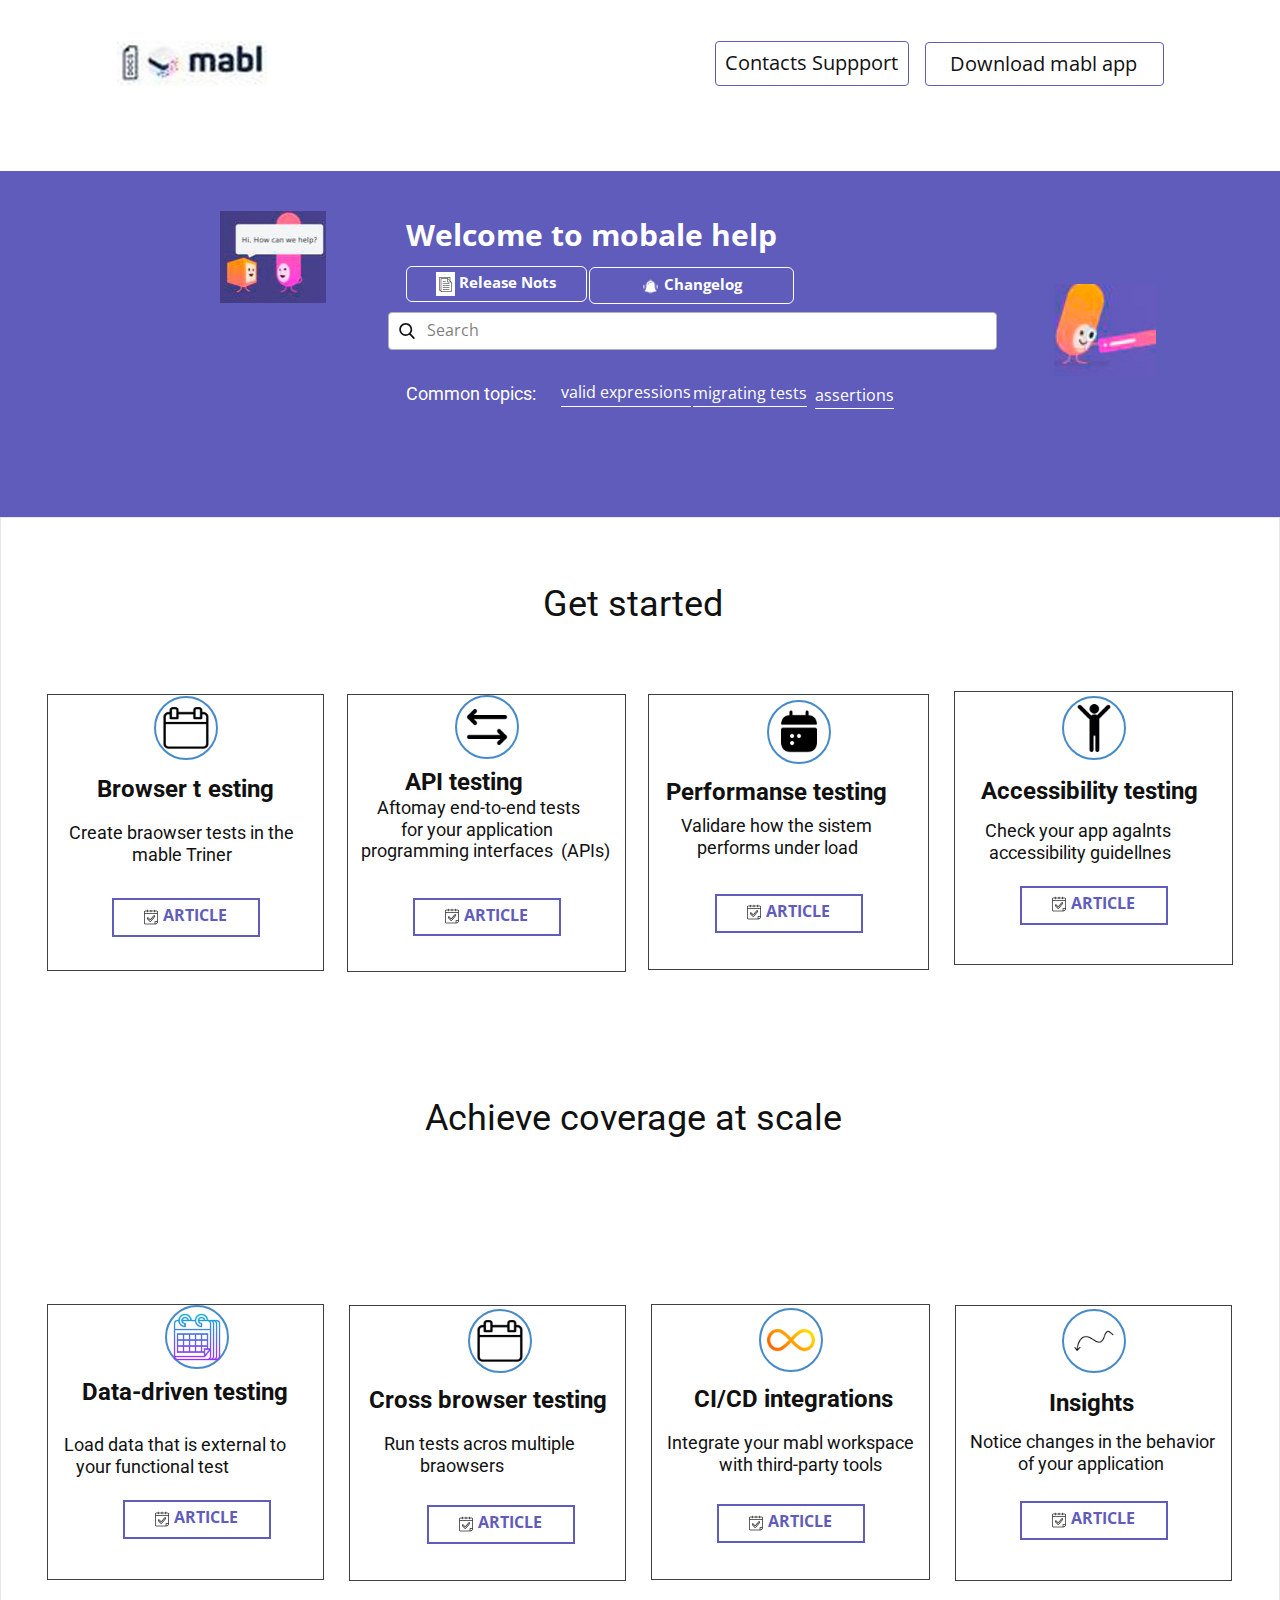
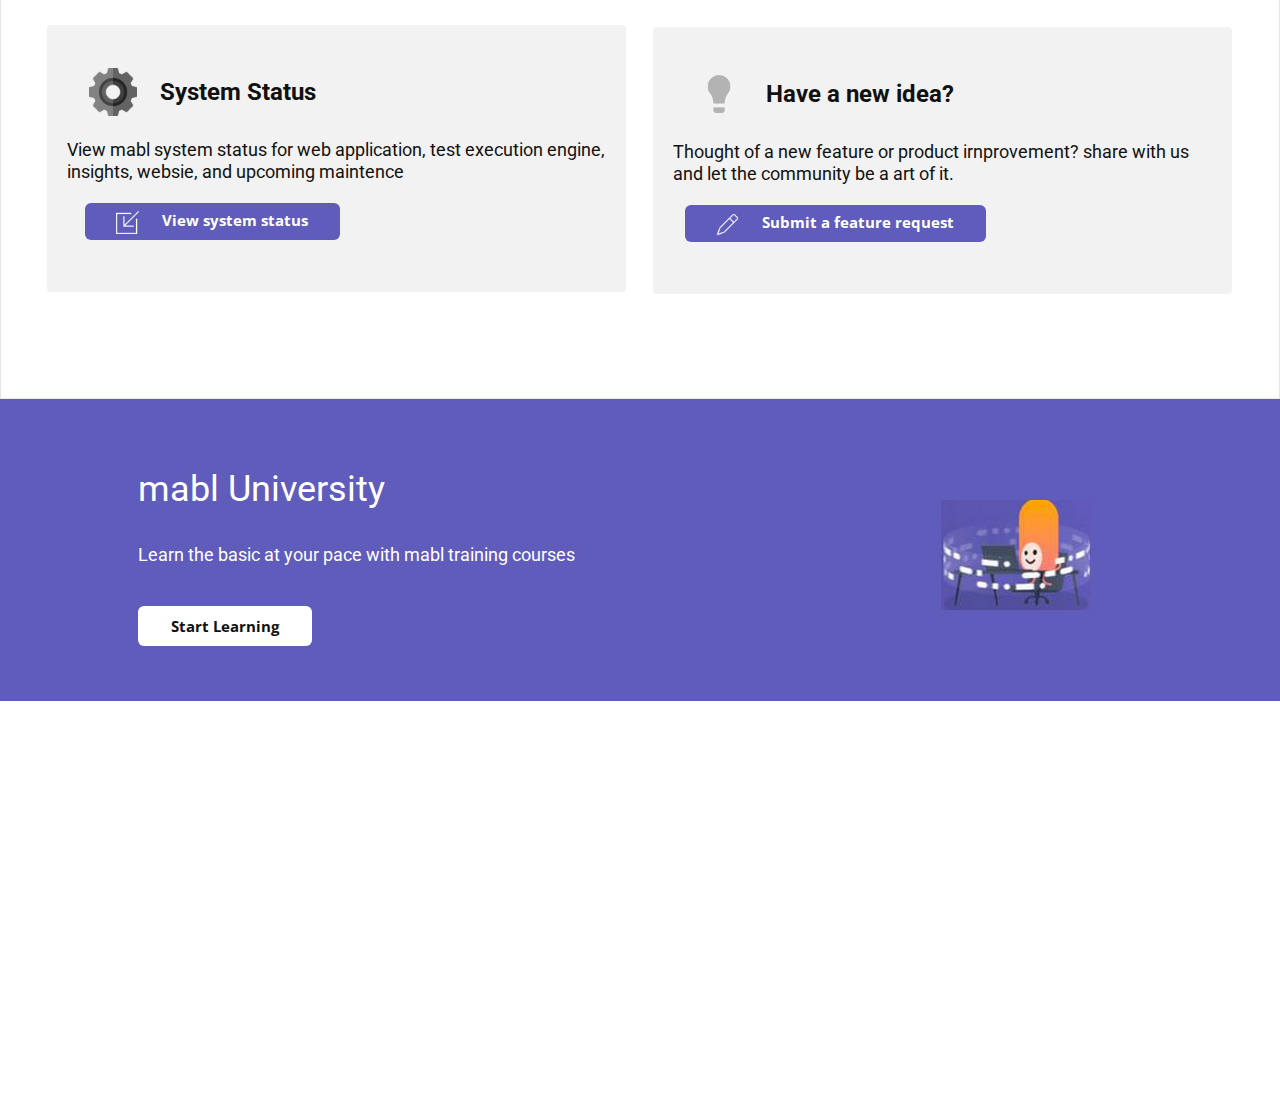
<file: Site1/index.html>
<!DOCTYPE html>
<html style="font-size: 16px;" lang="ru"><head>
    <meta name="viewport" content="width=device-width, initial-scale=1.0">
    <meta charset="utf-8">
    <meta name="keywords" content="">
    <meta name="description" content="">
    <title>Contact Suport</title>
    <link rel="stylesheet" href="nicepage.css" media="screen">
<link rel="stylesheet" href="Contact-Suport.css" media="screen">
    <script class="u-script" type="text/javascript" src="jquery.js" defer=""></script>
    <script class="u-script" type="text/javascript" src="nicepage.js" defer=""></script>
    <meta name="generator" content="Nicepage 5.12.2, nicepage.com">
    <link id="u-theme-google-font" rel="stylesheet" href="https://fonts.googleapis.com/css?family=Roboto:100,100i,300,300i,400,400i,500,500i,700,700i,900,900i|Open+Sans:300,300i,400,400i,500,500i,600,600i,700,700i,800,800i">
    
    
    
    
    <script type="application/ld+json">{
		"@context": "http://schema.org",
		"@type": "Organization",
		"name": "",
		"logo": "images/2.jpg"
}</script>
    <meta name="theme-color" content="#478ac9">
    <meta property="og:title" content="Contact Suport">
    <meta property="og:type" content="website">
  <meta data-intl-tel-input-cdn-path="intlTelInput/"></head>
  <body data-home-page="Contact-Suport.html" data-home-page-title="Contact Suport" class="u-body u-xl-mode" data-lang="ru"><header class=" u-border-no-bottom u-border-no-left u-border-no-right u-border-no-top u-clearfix u-container-align-right u-header u-section-row-container" id="sec-edf3" style="" data-animation-name="" data-animation-duration="0" data-animation-delay="0" data-animation-direction=""><div class="u-section-rows">
        <div class="u-clearfix u-section-row u-section-row-1" data-animation-name="" data-animation-duration="0" data-animation-delay="0" data-animation-direction="" id="sec-d9ab">
          <div class="u-clearfix u-sheet u-sheet-1">
            <a href="https://nicepage.com/c/food-restaurant-website-templates" class="u-active-none u-border-1 u-border-custom-color-1 u-border-hover-white u-btn u-btn-round u-button-style u-hover-custom-color-3 u-none u-radius-4 u-text-body-color u-btn-1">Contacts Suppport</a>
            <a href="https://nicepage.com" class="u-image u-logo u-image-1" data-image-width="150" data-image-height="46">
              <img src="images/2.jpg" class="u-logo-image u-logo-image-1">
            </a>
            <a href="https://nicepage.com/wordpress-website-builder" class="u-active-none u-border-1 u-border-custom-color-1 u-btn u-btn-round u-button-style u-hover-custom-color-1 u-none u-radius-4 u-text-body-color u-btn-2">Download mabl app</a>
          </div>
          
          
          
          
          
        </div>
        <div class="u-custom-color-1 u-section-row u-section-row-2" id="sec-17f2">
          <div class="u-clearfix u-sheet u-sheet-2">
            <a href="https://nicepage.online" class="u-image u-logo u-image-2" data-image-width="107" data-image-height="92">
              <img src="images/3.jpg" class="u-logo-image u-logo-image-2">
            </a>
            <p class="u-text u-text-1">Welcome to mobale help</p>
            <a href="https://nicepage.com/css-templates" class="u-image u-logo u-image-3" data-image-width="74" data-image-height="66">
              <img src="images/4.jpg" class="u-logo-image u-logo-image-3">
            </a>
            <a href="https://nicepage.com/k/test-website-templates" class="u-border-1 u-border-white u-btn u-btn-round u-button-style u-custom-color-1 u-hover-palette-1-light-1 u-radius-6 u-btn-3"><span class="u-icon u-white u-icon-1"><svg class="u-svg-content" viewBox="0 0 60 60" x="0px" y="0px" style="width: 1em; height: 1em;"><g><path d="M45,25H20c-0.552,0-1,0.447-1,1s0.448,1,1,1h25c0.552,0,1-0.447,1-1S45.552,25,45,25z"></path><path d="M20,19h10c0.552,0,1-0.447,1-1s-0.448-1-1-1H20c-0.552,0-1,0.447-1,1S19.448,19,20,19z"></path><path d="M45,33H20c-0.552,0-1,0.447-1,1s0.448,1,1,1h25c0.552,0,1-0.447,1-1S45.552,33,45,33z"></path><path d="M45,41H20c-0.552,0-1,0.447-1,1s0.448,1,1,1h25c0.552,0,1-0.447,1-1S45.552,41,45,41z"></path><path d="M45,49H20c-0.552,0-1,0.447-1,1s0.448,1,1,1h25c0.552,0,1-0.447,1-1S45.552,49,45,49z"></path><path d="M49,14.586V0H6v55h5v5h43V19.586L49,14.586z M40,8.414l9,9L50.586,19H40V8.414z M8,53V2h39v10.586L39.414,5H11v48H8z
		 M13,58v-3V7h25v14h14v37H13z"></path>
</g></svg></span>&nbsp;Release Nots
            </a>
            <a href="https://nicepage.com/website-builder" class="u-border-1 u-border-white u-btn u-btn-round u-button-style u-custom-color-1 u-hover-palette-1-light-1 u-radius-6 u-btn-4"><span class="u-custom-color-1 u-file-icon u-icon u-text-white u-icon-2"><img src="images/149845-5e28d99b.png" alt=""></span>&nbsp;Changelog
            </a>
            <form action="#" method="get" class="u-border-1 u-border-grey-30 u-radius-4 u-search u-search-left u-white u-search-1">
              <button class="u-search-button" type="submit">
                <span class="u-search-icon u-spacing-10">
                  <svg class="u-svg-link" preserveAspectRatio="xMidYMin slice" viewBox="0 0 56.966 56.966"><use xmlns:xlink="http://www.w3.org/1999/xlink" xlink:href="#svg-f2ef"></use></svg>
                  <svg xmlns="http://www.w3.org/2000/svg" xmlns:xlink="http://www.w3.org/1999/xlink" version="1.1" id="svg-f2ef" x="0px" y="0px" viewBox="0 0 56.966 56.966" style="enable-background:new 0 0 56.966 56.966;" xml:space="preserve" class="u-svg-content"><path d="M55.146,51.887L41.588,37.786c3.486-4.144,5.396-9.358,5.396-14.786c0-12.682-10.318-23-23-23s-23,10.318-23,23  s10.318,23,23,23c4.761,0,9.298-1.436,13.177-4.162l13.661,14.208c0.571,0.593,1.339,0.92,2.162,0.92  c0.779,0,1.518-0.297,2.079-0.837C56.255,54.982,56.293,53.08,55.146,51.887z M23.984,6c9.374,0,17,7.626,17,17s-7.626,17-17,17  s-17-7.626-17-17S14.61,6,23.984,6z"></path></svg>
                </span>
              </button>
              <input class="u-search-input" type="search" name="search" value="" placeholder="Search">
            </form>
            <a href="https://nicepage.com" class="u-active-none u-border-1 u-border-active-palette-2-dark-1 u-border-hover-custom-color-1 u-border-no-left u-border-no-right u-border-no-top u-border-white u-btn u-button-style u-hover-none u-none u-text-body-alt-color u-text-hover-white u-btn-5">valid expressions</a>
            <a href="https://nicepage.com" class="u-active-none u-border-1 u-border-active-palette-2-dark-1 u-border-hover-custom-color-1 u-border-no-left u-border-no-right u-border-no-top u-border-white u-btn u-button-style u-hover-none u-none u-text-body-alt-color u-text-hover-white u-btn-6">migrating tests</a>
            <h6 class="u-text u-text-2">Common topics:</h6>
            <a href="https://nicepage.com" class="u-active-none u-border-1 u-border-active-palette-2-dark-1 u-border-hover-custom-color-1 u-border-no-left u-border-no-right u-border-no-top u-border-white u-btn u-button-style u-hover-none u-none u-text-body-alt-color u-text-hover-white u-btn-7">assertions</a>
          </div>
          
          
          
          
          
        </div>
      </div></header>
    <section class="u-align-center u-border-1 u-border-grey-10 u-clearfix u-section-1" id="carousel_95a5">
      <div class="u-clearfix u-sheet u-sheet-1">
        <h3 class="u-text u-text-1">Get started</h3>
        <div class="u-border-1 u-border-grey-75 u-container-style u-group u-white u-group-1">
          <div class="u-container-layout u-container-layout-1"><span class="u-border-2 u-border-palette-1-base u-file-icon u-icon u-icon-circle u-icon-1"><img src="images/10581.png" alt=""></span>
            <h4 class="u-text u-text-2">Accessibility testing<span style="font-weight: 700;">
                <span style="font-weight: 400;"></span>
              </span>
            </h4>
            <h6 class="u-text u-text-3">&nbsp;Check your app agalnts<br>&nbsp; accessibility guidellnes
            </h6>
            <a href="https://nicepage.best" class="u-border-2 u-border-custom-color-1 u-btn u-button-style u-hover-custom-color-1 u-none u-text-hover-white u-btn-1"><span class="u-file-icon u-icon"><img src="images/5174478.png" alt=""></span>&nbsp;Article
            </a>
          </div>
        </div>
        <div class="u-border-1 u-border-grey-75 u-container-style u-group u-shape-rectangle u-group-2">
          <div class="u-container-layout u-container-layout-2"><span class="u-border-2 u-border-palette-1-base u-file-icon u-icon u-icon-circle u-icon-3"><img src="images/9311184.png" alt=""></span>
            <h4 class="u-text u-text-default u-text-4">Performanse testing</h4>
            <h6 class="u-text u-text-default u-text-5">Validare how the sistem<br>&nbsp; &nbsp; performs under load&nbsp;
            </h6>
            <a href="https://nicepage.best" class="u-border-2 u-border-custom-color-1 u-btn u-button-style u-hover-custom-color-1 u-none u-text-hover-white u-btn-2"><span class="u-file-icon u-icon"><img src="images/5174478.png" alt=""></span>&nbsp;Article
            </a>
          </div>
        </div>
        <div class="u-border-1 u-border-grey-75 u-container-style u-group u-white u-group-3">
          <div class="u-container-layout u-container-layout-3"><span class="u-border-2 u-border-palette-1-base u-file-icon u-icon u-icon-circle u-icon-5"><img src="images/9385968.png" alt=""></span>
            <h4 class="u-text u-text-6">&nbsp;API testing</h4>
            <h6 class="u-text u-text-7">&nbsp; &nbsp; Aftomay end-to-end tests&nbsp; &nbsp; &nbsp; &nbsp; &nbsp; &nbsp; &nbsp; &nbsp; &nbsp; for&nbsp;your application programming interfaces&nbsp; (APIs)</h6>
            <a href="https://nicepage.best" class="u-border-2 u-border-custom-color-1 u-btn u-button-style u-hover-custom-color-1 u-none u-text-hover-white u-btn-3"><span class="u-file-icon u-icon"><img src="images/5174478.png" alt=""></span>&nbsp;Article
            </a>
          </div>
        </div>
        <div class="u-list u-list-1">
          <div class="u-repeater u-repeater-1">
            <div class="u-align-center u-border-1 u-border-grey-75 u-container-style u-list-item u-repeater-item">
              <div class="u-container-layout u-similar-container u-container-layout-4"><span class="u-border-2 u-border-palette-1-base u-file-icon u-icon u-icon-circle u-icon-7"><img src="images/1250598.png" alt=""></span>
                <h4 class="u-text u-text-8">Browser t<span style="font-size: 1.875rem;">
                    <span style="font-size: 1.5rem;">
                      <span style="font-weight: 700;">
                        <span style="font-weight: 400;"></span>
                      </span>
                    </span>
                  </span>esting
                </h4>
                <h6 class="u-text u-text-9">Create braowser tests in the mable Triner</h6>
                <a href="https://nicepage.best" class="u-border-2 u-border-custom-color-1 u-btn u-button-style u-hover-custom-color-1 u-none u-text-hover-white u-btn-4"><span class="u-file-icon u-icon"><img src="images/5174478.png" alt=""></span>&nbsp;Article
                </a>
              </div>
            </div>
          </div>
        </div>
        <h3 class="u-text u-text-10">Achieve coverage at scale</h3>
        <div class="u-border-1 u-border-grey-75 u-container-style u-group u-white u-group-4">
          <div class="u-container-layout u-container-layout-5"><span class="u-border-2 u-border-palette-1-base u-file-icon u-icon u-icon-circle u-icon-9"><img src="images/5714121.png" alt=""></span>
            <h4 class="u-text u-text-11">Insights<span style="font-weight: 700;">
                <span style="font-weight: 400;"></span>
              </span>
            </h4>
            <h6 class="u-text u-text-12">Notice changes in the behavior&nbsp; &nbsp; &nbsp; &nbsp; &nbsp; &nbsp; &nbsp; &nbsp; of your application</h6>
            <a href="https://nicepage.best" class="u-border-2 u-border-custom-color-1 u-btn u-button-style u-hover-custom-color-1 u-none u-text-hover-white u-btn-5"><span class="u-file-icon u-icon"><img src="images/5174478.png" alt=""></span>&nbsp;Article
            </a>
          </div>
        </div>
        <div class="u-border-1 u-border-grey-75 u-container-style u-group u-white u-group-5">
          <div class="u-container-layout u-container-layout-6"><span class="u-border-2 u-border-palette-1-base u-file-icon u-icon u-icon-circle u-icon-11"><img src="images/4007857.png" alt=""></span>
            <h4 class="u-text u-text-13">&nbsp; &nbsp;CI/CD integrations<span style="font-weight: 700;">
                <span style="font-weight: 400;"></span>
              </span>
            </h4>
            <h6 class="u-text u-text-14">Integrate your mabl workspace<br>&nbsp; &nbsp; &nbsp; &nbsp; &nbsp; &nbsp; &nbsp;with third-party tools
            </h6>
            <a href="https://nicepage.best" class="u-border-2 u-border-custom-color-1 u-btn u-button-style u-hover-custom-color-1 u-none u-text-hover-white u-btn-6"><span class="u-file-icon u-icon"><img src="images/5174478.png" alt=""></span>&nbsp;Article
            </a>
          </div>
        </div>
        <div class="u-list u-list-2">
          <div class="u-repeater u-repeater-2">
            <div class="u-border-1 u-border-grey-75 u-container-style u-custom-item u-list-item u-repeater-item u-white" data-animation-name="" data-animation-duration="0" data-animation-delay="0" data-animation-direction="">
              <div class="u-container-layout u-similar-container u-container-layout-7"><span class="u-border-2 u-border-palette-1-base u-custom-item u-file-icon u-icon u-icon-circle u-icon-13" data-animation-name="" data-animation-duration="0" data-animation-delay="0" data-animation-direction=""><img src="images/1250598.png" alt=""></span>
                <h4 class="u-custom-item u-text u-text-15">&nbsp; Cross browser testing<span style="font-weight: 700;">
                    <span style="font-weight: 400;"></span>
                  </span>
                </h4>
                <h6 class="u-custom-item u-text u-text-16">&nbsp; &nbsp; &nbsp; Run tests acros multiple&nbsp; &nbsp; &nbsp; &nbsp; &nbsp; &nbsp; &nbsp; &nbsp; &nbsp; &nbsp; &nbsp; &nbsp; &nbsp;braowsers</h6>
                <a href="https://nicepage.best" class="u-border-2 u-border-custom-color-1 u-btn u-button-style u-custom-item u-hover-custom-color-1 u-none u-text-hover-white u-btn-7"><span class="u-file-icon u-icon" data-animation-name="" data-animation-duration="0" data-animation-delay="0" data-animation-direction=""><img src="images/5174478.png" alt=""></span>&nbsp;Article
                </a>
              </div>
            </div>
          </div>
        </div>
        <div class="u-list u-list-3">
          <div class="u-repeater u-repeater-3">
            <div class="u-border-1 u-border-grey-75 u-container-style u-custom-item u-list-item u-repeater-item u-white u-list-item-3" data-animation-name="" data-animation-duration="0" data-animation-delay="0" data-animation-direction="">
              <div class="u-container-layout u-similar-container u-container-layout-8"><span class="u-border-2 u-border-palette-1-base u-custom-item u-file-icon u-icon u-icon-circle u-icon-15" data-animation-name="" data-animation-duration="0" data-animation-delay="0" data-animation-direction=""><img src="images/2244133.png" alt=""></span>
                <h4 class="u-custom-item u-text u-text-default u-text-17">Data-driven testing<span style="font-weight: 700;">
                    <span style="font-weight: 400;"></span>
                  </span>
                </h4>
                <h6 class="u-custom-item u-text u-text-18">Load data that is external to&nbsp; &nbsp; &nbsp; &nbsp; &nbsp;your functional test</h6>
                <a href="https://nicepage.best" class="u-border-2 u-border-custom-color-1 u-btn u-button-style u-custom-item u-hover-custom-color-1 u-none u-text-hover-white u-btn-8"><span class="u-file-icon u-icon" data-animation-name="" data-animation-duration="0" data-animation-delay="0" data-animation-direction=""><img src="images/5174478.png" alt=""></span>&nbsp;Article
                </a>
              </div>
            </div>
          </div>
        </div>
        <div class="u-border-2 u-border-grey-5 u-container-style u-grey-5 u-group u-radius-4 u-shape-round u-group-6">
          <div class="u-container-layout u-container-layout-9"><span class="u-file-icon u-icon u-icon-17"><img src="images/600605.png" alt=""></span>
            <h4 class="u-text u-text-19">System Status</h4>
            <h6 class="u-text u-text-20">View mabl system status for web application, test execution engine, insights, websie, and upcoming maintence</h6>
            <a href="https://nicepage.com/ru/c/galereya-html-shablony" class="u-border-none u-btn u-btn-round u-button-style u-custom-color-1 u-hover-palette-1-base u-radius-6 u-btn-9"><span class="u-file-icon u-icon u-text-white u-icon-18"><img src="images/21092-684f0b75.png" alt=""></span>&nbsp;​&nbsp;​&nbsp; <span class="u-icon u-icon-19"></span>&nbsp;View system status
            </a>
          </div>
        </div>
        <div class="u-border-2 u-border-grey-5 u-container-style u-grey-5 u-group u-radius-4 u-shape-round u-group-7">
          <div class="u-container-layout u-container-layout-10"><span class="u-file-icon u-grey-5 u-icon u-icon-rectangle u-text-grey-30 u-icon-20"><img src="images/799488-7b4909f3.png" alt=""></span>
            <h4 class="u-text u-text-21">Have a new idea?</h4>
            <h6 class="u-text u-text-22">Thought of a new feature or product irnprovement? share with us<br>and let the community be a art of it.&nbsp;
            </h6>
            <a href="https://nicepage.com/ru/c/galereya-html-shablony" class="u-border-none u-btn u-btn-round u-button-style u-custom-color-1 u-hover-palette-1-base u-radius-6 u-btn-10"><span class="u-file-icon u-icon u-text-white u-icon-21"><img src="images/9515123-99565125.png" alt=""></span>&nbsp;​&nbsp;​&nbsp; <span class="u-icon u-icon-22"></span>&nbsp;Submit a feature request
            </a>
          </div>
        </div>
      </div>
    </section>
    <section class="u-clearfix u-custom-color-1 u-section-2" id="sec-6ded">
      <div class="u-clearfix u-sheet u-sheet-1">
        <h3 class="u-text u-text-default u-text-1">mabl University</h3>
        <h6 class="u-text u-text-default u-text-2">Learn the basic at your pace with mabl training courses</h6>
        <img class="u-image u-image-default u-preserve-proportions u-image-1" src="images/5.jpg" alt="" data-image-width="150" data-image-height="110">
        <a href="https://nicepage.cc" class="u-border-none u-btn u-btn-round u-button-style u-hover-custom-color-1 u-radius-6 u-white u-btn-1">Start Learning</a>
      </div>
    </section>
    <section class="u-clearfix u-section-3" id="sec-564f">
      <div class="u-clearfix u-sheet u-sheet-1"></div>
    </section>
</body>
</html>
</file>
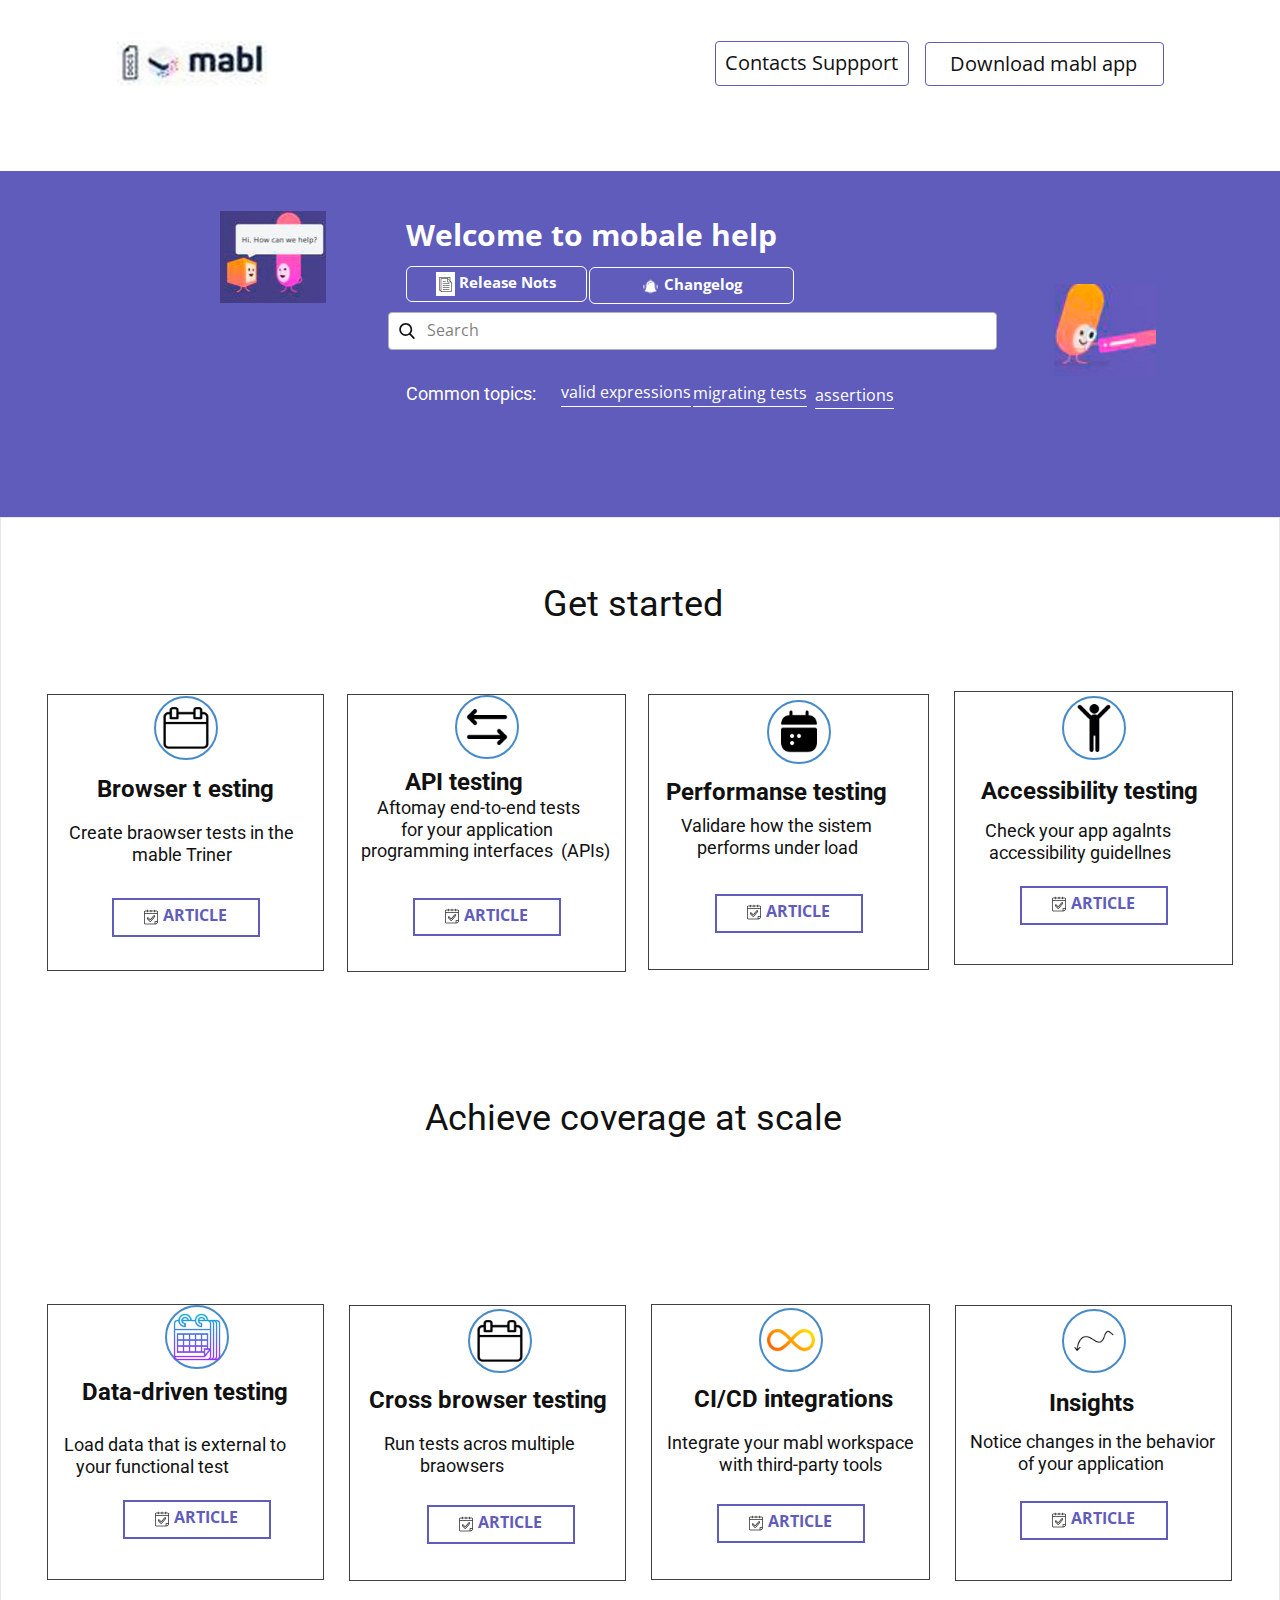
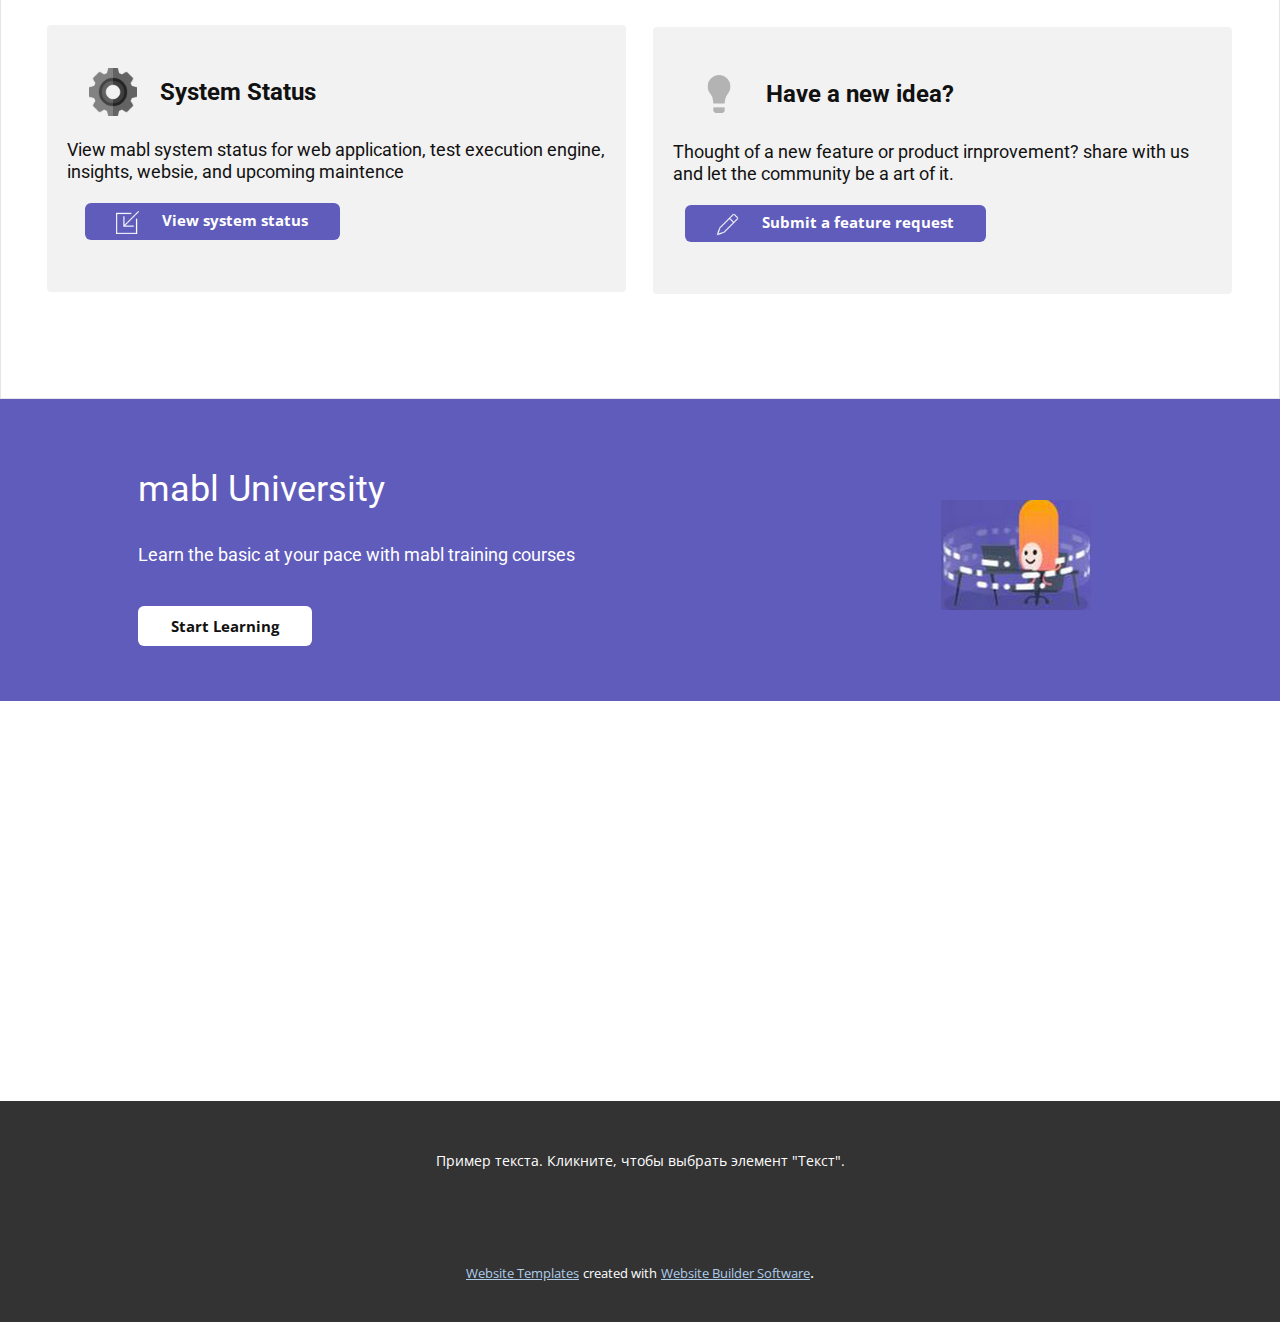
<file: Site1/Contact-Suport.html>
<!DOCTYPE html>
<html style="font-size: 16px;" lang="ru"><head>
    <meta name="viewport" content="width=device-width, initial-scale=1.0">
    <meta charset="utf-8">
    <meta name="keywords" content="">
    <meta name="description" content="">
    <title>Contact Suport</title>
    <link rel="stylesheet" href="nicepage.css" media="screen">
<link rel="stylesheet" href="Contact-Suport.css" media="screen">
    <script class="u-script" type="text/javascript" src="jquery.js" defer=""></script>
    <script class="u-script" type="text/javascript" src="nicepage.js" defer=""></script>
    <meta name="generator" content="Nicepage 5.12.2, nicepage.com">
    <link id="u-theme-google-font" rel="stylesheet" href="https://fonts.googleapis.com/css?family=Roboto:100,100i,300,300i,400,400i,500,500i,700,700i,900,900i|Open+Sans:300,300i,400,400i,500,500i,600,600i,700,700i,800,800i">
    
    
    
    
    <script type="application/ld+json">{
		"@context": "http://schema.org",
		"@type": "Organization",
		"name": "",
		"logo": "images/2.jpg"
}</script>
    <meta name="theme-color" content="#478ac9">
    <meta property="og:title" content="Contact Suport">
    <meta property="og:type" content="website">
  <meta data-intl-tel-input-cdn-path="intlTelInput/"></head>
  <body class="u-body u-xl-mode" data-lang="ru"><header class=" u-border-no-bottom u-border-no-left u-border-no-right u-border-no-top u-clearfix u-container-align-right u-header u-section-row-container" id="sec-edf3" style="" data-animation-name="" data-animation-duration="0" data-animation-delay="0" data-animation-direction=""><div class="u-section-rows">
        <div class="u-clearfix u-section-row u-section-row-1" data-animation-name="" data-animation-duration="0" data-animation-delay="0" data-animation-direction="" id="sec-d9ab">
          <div class="u-clearfix u-sheet u-sheet-1">
            <a href="https://nicepage.com/c/food-restaurant-website-templates" class="u-active-none u-border-1 u-border-custom-color-1 u-border-hover-white u-btn u-btn-round u-button-style u-hover-custom-color-3 u-none u-radius-4 u-text-body-color u-btn-1">Contacts Suppport</a>
            <a href="https://nicepage.com" class="u-image u-logo u-image-1" data-image-width="150" data-image-height="46">
              <img src="images/2.jpg" class="u-logo-image u-logo-image-1">
            </a>
            <a href="https://nicepage.com/wordpress-website-builder" class="u-active-none u-border-1 u-border-custom-color-1 u-btn u-btn-round u-button-style u-hover-custom-color-1 u-none u-radius-4 u-text-body-color u-btn-2">Download mabl app</a>
          </div>
          
          
          
          
          
        </div>
        <div class="u-custom-color-1 u-section-row u-section-row-2" id="sec-17f2">
          <div class="u-clearfix u-sheet u-sheet-2">
            <a href="https://nicepage.online" class="u-image u-logo u-image-2" data-image-width="107" data-image-height="92">
              <img src="images/3.jpg" class="u-logo-image u-logo-image-2">
            </a>
            <p class="u-text u-text-1">Welcome to mobale help</p>
            <a href="https://nicepage.com/css-templates" class="u-image u-logo u-image-3" data-image-width="74" data-image-height="66">
              <img src="images/4.jpg" class="u-logo-image u-logo-image-3">
            </a>
            <a href="https://nicepage.com/k/test-website-templates" class="u-border-1 u-border-white u-btn u-btn-round u-button-style u-custom-color-1 u-hover-palette-1-light-1 u-radius-6 u-btn-3"><span class="u-icon u-white u-icon-1"><svg class="u-svg-content" viewBox="0 0 60 60" x="0px" y="0px" style="width: 1em; height: 1em;"><g><path d="M45,25H20c-0.552,0-1,0.447-1,1s0.448,1,1,1h25c0.552,0,1-0.447,1-1S45.552,25,45,25z"></path><path d="M20,19h10c0.552,0,1-0.447,1-1s-0.448-1-1-1H20c-0.552,0-1,0.447-1,1S19.448,19,20,19z"></path><path d="M45,33H20c-0.552,0-1,0.447-1,1s0.448,1,1,1h25c0.552,0,1-0.447,1-1S45.552,33,45,33z"></path><path d="M45,41H20c-0.552,0-1,0.447-1,1s0.448,1,1,1h25c0.552,0,1-0.447,1-1S45.552,41,45,41z"></path><path d="M45,49H20c-0.552,0-1,0.447-1,1s0.448,1,1,1h25c0.552,0,1-0.447,1-1S45.552,49,45,49z"></path><path d="M49,14.586V0H6v55h5v5h43V19.586L49,14.586z M40,8.414l9,9L50.586,19H40V8.414z M8,53V2h39v10.586L39.414,5H11v48H8z
		 M13,58v-3V7h25v14h14v37H13z"></path>
</g></svg></span>&nbsp;Release Nots
            </a>
            <a href="https://nicepage.com/website-builder" class="u-border-1 u-border-white u-btn u-btn-round u-button-style u-custom-color-1 u-hover-palette-1-light-1 u-radius-6 u-btn-4"><span class="u-custom-color-1 u-file-icon u-icon u-text-white u-icon-2"><img src="images/149845-5e28d99b.png" alt=""></span>&nbsp;Changelog
            </a>
            <form action="#" method="get" class="u-border-1 u-border-grey-30 u-radius-4 u-search u-search-left u-white u-search-1">
              <button class="u-search-button" type="submit">
                <span class="u-search-icon u-spacing-10">
                  <svg class="u-svg-link" preserveAspectRatio="xMidYMin slice" viewBox="0 0 56.966 56.966"><use xmlns:xlink="http://www.w3.org/1999/xlink" xlink:href="#svg-f2ef"></use></svg>
                  <svg xmlns="http://www.w3.org/2000/svg" xmlns:xlink="http://www.w3.org/1999/xlink" version="1.1" id="svg-f2ef" x="0px" y="0px" viewBox="0 0 56.966 56.966" style="enable-background:new 0 0 56.966 56.966;" xml:space="preserve" class="u-svg-content"><path d="M55.146,51.887L41.588,37.786c3.486-4.144,5.396-9.358,5.396-14.786c0-12.682-10.318-23-23-23s-23,10.318-23,23  s10.318,23,23,23c4.761,0,9.298-1.436,13.177-4.162l13.661,14.208c0.571,0.593,1.339,0.92,2.162,0.92  c0.779,0,1.518-0.297,2.079-0.837C56.255,54.982,56.293,53.08,55.146,51.887z M23.984,6c9.374,0,17,7.626,17,17s-7.626,17-17,17  s-17-7.626-17-17S14.61,6,23.984,6z"></path></svg>
                </span>
              </button>
              <input class="u-search-input" type="search" name="search" value="" placeholder="Search">
            </form>
            <a href="https://nicepage.com" class="u-active-none u-border-1 u-border-active-palette-2-dark-1 u-border-hover-custom-color-1 u-border-no-left u-border-no-right u-border-no-top u-border-white u-btn u-button-style u-hover-none u-none u-text-body-alt-color u-text-hover-white u-btn-5">valid expressions</a>
            <a href="https://nicepage.com" class="u-active-none u-border-1 u-border-active-palette-2-dark-1 u-border-hover-custom-color-1 u-border-no-left u-border-no-right u-border-no-top u-border-white u-btn u-button-style u-hover-none u-none u-text-body-alt-color u-text-hover-white u-btn-6">migrating tests</a>
            <h6 class="u-text u-text-2">Common topics:</h6>
            <a href="https://nicepage.com" class="u-active-none u-border-1 u-border-active-palette-2-dark-1 u-border-hover-custom-color-1 u-border-no-left u-border-no-right u-border-no-top u-border-white u-btn u-button-style u-hover-none u-none u-text-body-alt-color u-text-hover-white u-btn-7">assertions</a>
          </div>
          
          
          
          
          
        </div>
      </div></header>
    <section class="u-align-center u-border-1 u-border-grey-10 u-clearfix u-section-1" id="carousel_95a5">
      <div class="u-clearfix u-sheet u-sheet-1">
        <h3 class="u-text u-text-1">Get started</h3>
        <div class="u-border-1 u-border-grey-75 u-container-style u-group u-white u-group-1">
          <div class="u-container-layout u-container-layout-1"><span class="u-border-2 u-border-palette-1-base u-file-icon u-icon u-icon-circle u-icon-1"><img src="images/10581.png" alt=""></span>
            <h4 class="u-text u-text-2">Accessibility testing<span style="font-weight: 700;">
                <span style="font-weight: 400;"></span>
              </span>
            </h4>
            <h6 class="u-text u-text-3">&nbsp;Check your app agalnts<br>&nbsp; accessibility guidellnes
            </h6>
            <a href="https://nicepage.best" class="u-border-2 u-border-custom-color-1 u-btn u-button-style u-hover-custom-color-1 u-none u-text-hover-white u-btn-1"><span class="u-file-icon u-icon"><img src="images/5174478.png" alt=""></span>&nbsp;Article
            </a>
          </div>
        </div>
        <div class="u-border-1 u-border-grey-75 u-container-style u-group u-shape-rectangle u-group-2">
          <div class="u-container-layout u-container-layout-2"><span class="u-border-2 u-border-palette-1-base u-file-icon u-icon u-icon-circle u-icon-3"><img src="images/9311184.png" alt=""></span>
            <h4 class="u-text u-text-default u-text-4">Performanse testing</h4>
            <h6 class="u-text u-text-default u-text-5">Validare how the sistem<br>&nbsp; &nbsp; performs under load&nbsp;
            </h6>
            <a href="https://nicepage.best" class="u-border-2 u-border-custom-color-1 u-btn u-button-style u-hover-custom-color-1 u-none u-text-hover-white u-btn-2"><span class="u-file-icon u-icon"><img src="images/5174478.png" alt=""></span>&nbsp;Article
            </a>
          </div>
        </div>
        <div class="u-border-1 u-border-grey-75 u-container-style u-group u-white u-group-3">
          <div class="u-container-layout u-container-layout-3"><span class="u-border-2 u-border-palette-1-base u-file-icon u-icon u-icon-circle u-icon-5"><img src="images/9385968.png" alt=""></span>
            <h4 class="u-text u-text-6">&nbsp;API testing</h4>
            <h6 class="u-text u-text-7">&nbsp; &nbsp; Aftomay end-to-end tests&nbsp; &nbsp; &nbsp; &nbsp; &nbsp; &nbsp; &nbsp; &nbsp; &nbsp; for&nbsp;your application programming interfaces&nbsp; (APIs)</h6>
            <a href="https://nicepage.best" class="u-border-2 u-border-custom-color-1 u-btn u-button-style u-hover-custom-color-1 u-none u-text-hover-white u-btn-3"><span class="u-file-icon u-icon"><img src="images/5174478.png" alt=""></span>&nbsp;Article
            </a>
          </div>
        </div>
        <div class="u-list u-list-1">
          <div class="u-repeater u-repeater-1">
            <div class="u-align-center u-border-1 u-border-grey-75 u-container-style u-list-item u-repeater-item">
              <div class="u-container-layout u-similar-container u-container-layout-4"><span class="u-border-2 u-border-palette-1-base u-file-icon u-icon u-icon-circle u-icon-7"><img src="images/1250598.png" alt=""></span>
                <h4 class="u-text u-text-8">Browser t<span style="font-size: 1.875rem;">
                    <span style="font-size: 1.5rem;">
                      <span style="font-weight: 700;">
                        <span style="font-weight: 400;"></span>
                      </span>
                    </span>
                  </span>esting
                </h4>
                <h6 class="u-text u-text-9">Create braowser tests in the mable Triner</h6>
                <a href="https://nicepage.best" class="u-border-2 u-border-custom-color-1 u-btn u-button-style u-hover-custom-color-1 u-none u-text-hover-white u-btn-4"><span class="u-file-icon u-icon"><img src="images/5174478.png" alt=""></span>&nbsp;Article
                </a>
              </div>
            </div>
          </div>
        </div>
        <h3 class="u-text u-text-10">Achieve coverage at scale</h3>
        <div class="u-border-1 u-border-grey-75 u-container-style u-group u-white u-group-4">
          <div class="u-container-layout u-container-layout-5"><span class="u-border-2 u-border-palette-1-base u-file-icon u-icon u-icon-circle u-icon-9"><img src="images/5714121.png" alt=""></span>
            <h4 class="u-text u-text-11">Insights<span style="font-weight: 700;">
                <span style="font-weight: 400;"></span>
              </span>
            </h4>
            <h6 class="u-text u-text-12">Notice changes in the behavior&nbsp; &nbsp; &nbsp; &nbsp; &nbsp; &nbsp; &nbsp; &nbsp; of your application</h6>
            <a href="https://nicepage.best" class="u-border-2 u-border-custom-color-1 u-btn u-button-style u-hover-custom-color-1 u-none u-text-hover-white u-btn-5"><span class="u-file-icon u-icon"><img src="images/5174478.png" alt=""></span>&nbsp;Article
            </a>
          </div>
        </div>
        <div class="u-border-1 u-border-grey-75 u-container-style u-group u-white u-group-5">
          <div class="u-container-layout u-container-layout-6"><span class="u-border-2 u-border-palette-1-base u-file-icon u-icon u-icon-circle u-icon-11"><img src="images/4007857.png" alt=""></span>
            <h4 class="u-text u-text-13">&nbsp; &nbsp;CI/CD integrations<span style="font-weight: 700;">
                <span style="font-weight: 400;"></span>
              </span>
            </h4>
            <h6 class="u-text u-text-14">Integrate your mabl workspace<br>&nbsp; &nbsp; &nbsp; &nbsp; &nbsp; &nbsp; &nbsp;with third-party tools
            </h6>
            <a href="https://nicepage.best" class="u-border-2 u-border-custom-color-1 u-btn u-button-style u-hover-custom-color-1 u-none u-text-hover-white u-btn-6"><span class="u-file-icon u-icon"><img src="images/5174478.png" alt=""></span>&nbsp;Article
            </a>
          </div>
        </div>
        <div class="u-list u-list-2">
          <div class="u-repeater u-repeater-2">
            <div class="u-border-1 u-border-grey-75 u-container-style u-custom-item u-list-item u-repeater-item u-white" data-animation-name="" data-animation-duration="0" data-animation-delay="0" data-animation-direction="">
              <div class="u-container-layout u-similar-container u-container-layout-7"><span class="u-border-2 u-border-palette-1-base u-custom-item u-file-icon u-icon u-icon-circle u-icon-13" data-animation-name="" data-animation-duration="0" data-animation-delay="0" data-animation-direction=""><img src="images/1250598.png" alt=""></span>
                <h4 class="u-custom-item u-text u-text-15">&nbsp; Cross browser testing<span style="font-weight: 700;">
                    <span style="font-weight: 400;"></span>
                  </span>
                </h4>
                <h6 class="u-custom-item u-text u-text-16">&nbsp; &nbsp; &nbsp; Run tests acros multiple&nbsp; &nbsp; &nbsp; &nbsp; &nbsp; &nbsp; &nbsp; &nbsp; &nbsp; &nbsp; &nbsp; &nbsp; &nbsp;braowsers</h6>
                <a href="https://nicepage.best" class="u-border-2 u-border-custom-color-1 u-btn u-button-style u-custom-item u-hover-custom-color-1 u-none u-text-hover-white u-btn-7"><span class="u-file-icon u-icon" data-animation-name="" data-animation-duration="0" data-animation-delay="0" data-animation-direction=""><img src="images/5174478.png" alt=""></span>&nbsp;Article
                </a>
              </div>
            </div>
          </div>
        </div>
        <div class="u-list u-list-3">
          <div class="u-repeater u-repeater-3">
            <div class="u-border-1 u-border-grey-75 u-container-style u-custom-item u-list-item u-repeater-item u-white u-list-item-3" data-animation-name="" data-animation-duration="0" data-animation-delay="0" data-animation-direction="">
              <div class="u-container-layout u-similar-container u-container-layout-8"><span class="u-border-2 u-border-palette-1-base u-custom-item u-file-icon u-icon u-icon-circle u-icon-15" data-animation-name="" data-animation-duration="0" data-animation-delay="0" data-animation-direction=""><img src="images/2244133.png" alt=""></span>
                <h4 class="u-custom-item u-text u-text-default u-text-17">Data-driven testing<span style="font-weight: 700;">
                    <span style="font-weight: 400;"></span>
                  </span>
                </h4>
                <h6 class="u-custom-item u-text u-text-18">Load data that is external to&nbsp; &nbsp; &nbsp; &nbsp; &nbsp;your functional test</h6>
                <a href="https://nicepage.best" class="u-border-2 u-border-custom-color-1 u-btn u-button-style u-custom-item u-hover-custom-color-1 u-none u-text-hover-white u-btn-8"><span class="u-file-icon u-icon" data-animation-name="" data-animation-duration="0" data-animation-delay="0" data-animation-direction=""><img src="images/5174478.png" alt=""></span>&nbsp;Article
                </a>
              </div>
            </div>
          </div>
        </div>
        <div class="u-border-2 u-border-grey-5 u-container-style u-grey-5 u-group u-radius-4 u-shape-round u-group-6">
          <div class="u-container-layout u-container-layout-9"><span class="u-file-icon u-icon u-icon-17"><img src="images/600605.png" alt=""></span>
            <h4 class="u-text u-text-19">System Status</h4>
            <h6 class="u-text u-text-20">View mabl system status for web application, test execution engine, insights, websie, and upcoming maintence</h6>
            <a href="https://nicepage.com/ru/c/galereya-html-shablony" class="u-border-none u-btn u-btn-round u-button-style u-custom-color-1 u-hover-palette-1-base u-radius-6 u-btn-9"><span class="u-file-icon u-icon u-text-white u-icon-18"><img src="images/21092-684f0b75.png" alt=""></span>&nbsp;​&nbsp;​&nbsp; <span class="u-icon u-icon-19"></span>&nbsp;View system status
            </a>
          </div>
        </div>
        <div class="u-border-2 u-border-grey-5 u-container-style u-grey-5 u-group u-radius-4 u-shape-round u-group-7">
          <div class="u-container-layout u-container-layout-10"><span class="u-file-icon u-grey-5 u-icon u-icon-rectangle u-text-grey-30 u-icon-20"><img src="images/799488-7b4909f3.png" alt=""></span>
            <h4 class="u-text u-text-21">Have a new idea?</h4>
            <h6 class="u-text u-text-22">Thought of a new feature or product irnprovement? share with us<br>and let the community be a art of it.&nbsp;
            </h6>
            <a href="https://nicepage.com/ru/c/galereya-html-shablony" class="u-border-none u-btn u-btn-round u-button-style u-custom-color-1 u-hover-palette-1-base u-radius-6 u-btn-10"><span class="u-file-icon u-icon u-text-white u-icon-21"><img src="images/9515123-99565125.png" alt=""></span>&nbsp;​&nbsp;​&nbsp; <span class="u-icon u-icon-22"></span>&nbsp;Submit a feature request
            </a>
          </div>
        </div>
      </div>
    </section>
    <section class="u-clearfix u-custom-color-1 u-section-2" id="sec-6ded">
      <div class="u-clearfix u-sheet u-sheet-1">
        <h3 class="u-text u-text-default u-text-1">mabl University</h3>
        <h6 class="u-text u-text-default u-text-2">Learn the basic at your pace with mabl training courses</h6>
        <img class="u-image u-image-default u-preserve-proportions u-image-1" src="images/5.jpg" alt="" data-image-width="150" data-image-height="110">
        <a href="https://nicepage.cc" class="u-border-none u-btn u-btn-round u-button-style u-hover-custom-color-1 u-radius-6 u-white u-btn-1">Start Learning</a>
      </div>
    </section>
    <section class="u-clearfix u-section-3" id="sec-564f">
      <div class="u-clearfix u-sheet u-sheet-1"></div>
    </section>
    
    
    <footer class="u-align-center u-clearfix u-footer u-grey-80 u-footer" id="sec-633f"><div class="u-clearfix u-sheet u-sheet-1">
        <p class="u-small-text u-text u-text-variant u-text-1">Пример текста. Кликните, чтобы выбрать элемент "Текст".</p>
      </div></footer>
    <section class="u-backlink u-clearfix u-grey-80">
      <a class="u-link" href="https://nicepage.com/website-templates" target="_blank">
        <span>Website Templates</span>
      </a>
      <p class="u-text">
        <span>created with</span>
      </p>
      <a class="u-link" href="" target="_blank">
        <span>Website Builder Software</span>
      </a>. 
    </section>
  
</body></html>
</file>
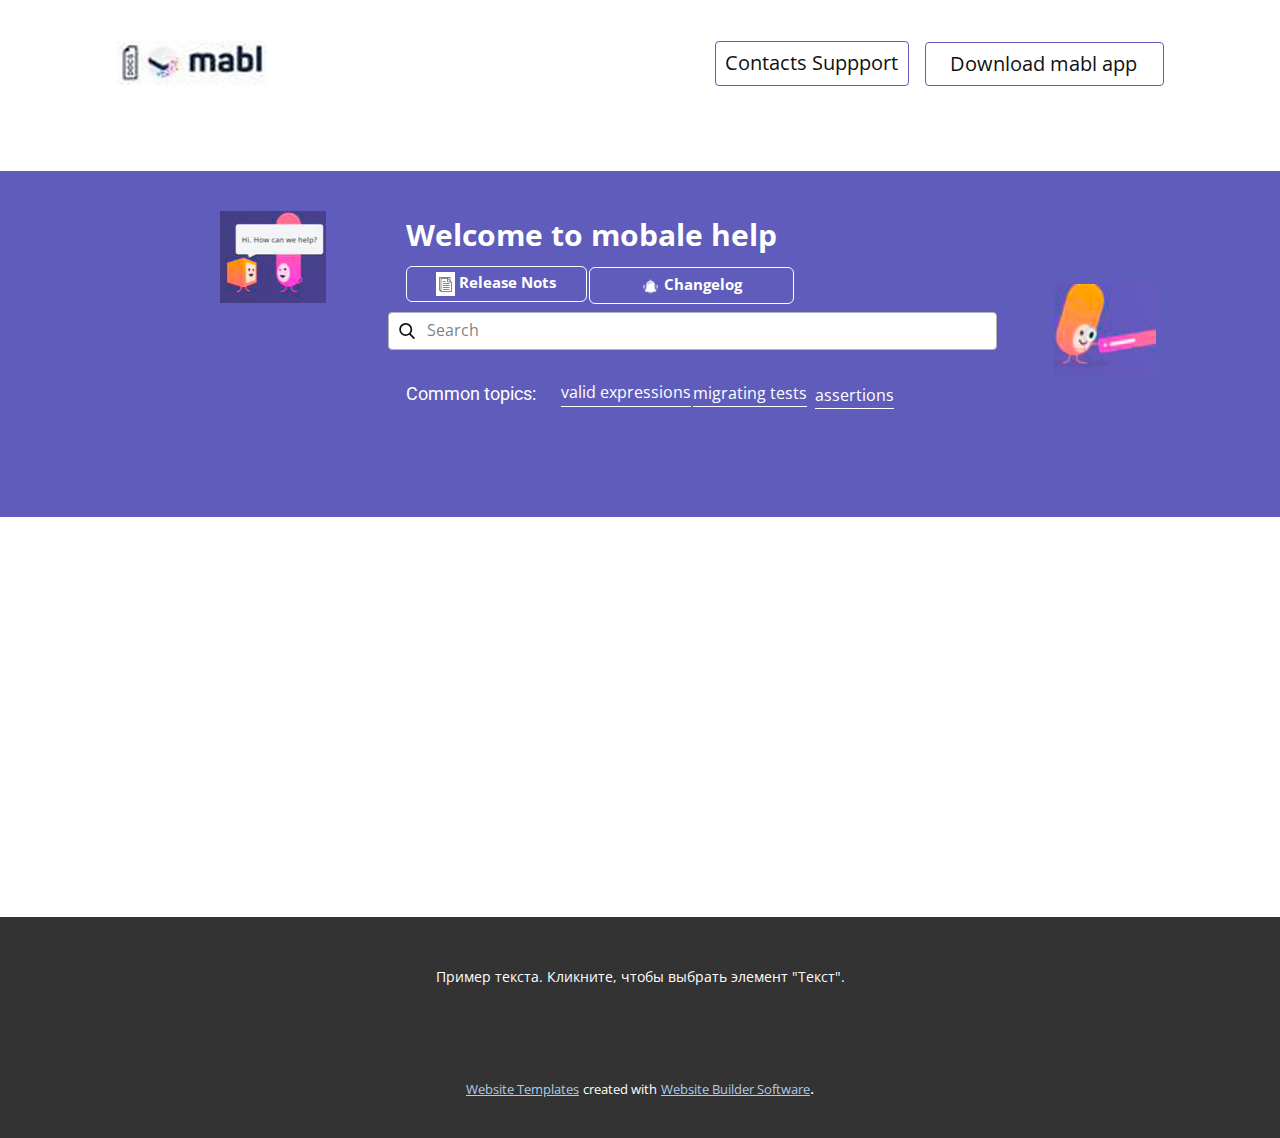
<file: Site1/download-mabl-apps.html>
<!DOCTYPE html>
<html style="font-size: 16px;" lang="ru"><head>
    <meta name="viewport" content="width=device-width, initial-scale=1.0">
    <meta charset="utf-8">
    <meta name="keywords" content="">
    <meta name="description" content="">
    <title>download mabl apps</title>
    <link rel="stylesheet" href="nicepage.css" media="screen">
<link rel="stylesheet" href="download-mabl-apps.css" media="screen">
    <script class="u-script" type="text/javascript" src="jquery.js" defer=""></script>
    <script class="u-script" type="text/javascript" src="nicepage.js" defer=""></script>
    <meta name="generator" content="Nicepage 5.12.2, nicepage.com">
    <link id="u-theme-google-font" rel="stylesheet" href="https://fonts.googleapis.com/css?family=Roboto:100,100i,300,300i,400,400i,500,500i,700,700i,900,900i|Open+Sans:300,300i,400,400i,500,500i,600,600i,700,700i,800,800i">
    
    
    <script type="application/ld+json">{
		"@context": "http://schema.org",
		"@type": "Organization",
		"name": "",
		"logo": "images/2.jpg"
}</script>
    <meta name="theme-color" content="#478ac9">
    <meta property="og:title" content="download mabl apps">
    <meta property="og:type" content="website">
  <meta data-intl-tel-input-cdn-path="intlTelInput/"></head>
  <body class="u-body u-xl-mode" data-lang="ru"><header class=" u-border-no-bottom u-border-no-left u-border-no-right u-border-no-top u-clearfix u-container-align-right u-header u-section-row-container" id="sec-edf3" style="" data-animation-name="" data-animation-duration="0" data-animation-delay="0" data-animation-direction=""><div class="u-section-rows">
        <div class="u-clearfix u-section-row u-section-row-1" data-animation-name="" data-animation-duration="0" data-animation-delay="0" data-animation-direction="" id="sec-d9ab">
          <div class="u-clearfix u-sheet u-sheet-1">
            <a href="https://nicepage.com/c/food-restaurant-website-templates" class="u-active-none u-border-1 u-border-custom-color-1 u-border-hover-white u-btn u-btn-round u-button-style u-hover-custom-color-3 u-none u-radius-4 u-text-body-color u-btn-1">Contacts Suppport</a>
            <a href="https://nicepage.com" class="u-image u-logo u-image-1" data-image-width="150" data-image-height="46">
              <img src="images/2.jpg" class="u-logo-image u-logo-image-1">
            </a>
            <a href="https://nicepage.com/wordpress-website-builder" class="u-active-none u-border-1 u-border-custom-color-1 u-btn u-btn-round u-button-style u-hover-custom-color-1 u-none u-radius-4 u-text-body-color u-btn-2">Download mabl app</a>
          </div>
          
          
          
          
          
        </div>
        <div class="u-custom-color-1 u-section-row u-section-row-2" id="sec-17f2">
          <div class="u-clearfix u-sheet u-sheet-2">
            <a href="https://nicepage.online" class="u-image u-logo u-image-2" data-image-width="107" data-image-height="92">
              <img src="images/3.jpg" class="u-logo-image u-logo-image-2">
            </a>
            <p class="u-text u-text-1">Welcome to mobale help</p>
            <a href="https://nicepage.com/css-templates" class="u-image u-logo u-image-3" data-image-width="74" data-image-height="66">
              <img src="images/4.jpg" class="u-logo-image u-logo-image-3">
            </a>
            <a href="https://nicepage.com/k/test-website-templates" class="u-border-1 u-border-white u-btn u-btn-round u-button-style u-custom-color-1 u-hover-palette-1-light-1 u-radius-6 u-btn-3"><span class="u-icon u-white u-icon-1"><svg class="u-svg-content" viewBox="0 0 60 60" x="0px" y="0px" style="width: 1em; height: 1em;"><g><path d="M45,25H20c-0.552,0-1,0.447-1,1s0.448,1,1,1h25c0.552,0,1-0.447,1-1S45.552,25,45,25z"></path><path d="M20,19h10c0.552,0,1-0.447,1-1s-0.448-1-1-1H20c-0.552,0-1,0.447-1,1S19.448,19,20,19z"></path><path d="M45,33H20c-0.552,0-1,0.447-1,1s0.448,1,1,1h25c0.552,0,1-0.447,1-1S45.552,33,45,33z"></path><path d="M45,41H20c-0.552,0-1,0.447-1,1s0.448,1,1,1h25c0.552,0,1-0.447,1-1S45.552,41,45,41z"></path><path d="M45,49H20c-0.552,0-1,0.447-1,1s0.448,1,1,1h25c0.552,0,1-0.447,1-1S45.552,49,45,49z"></path><path d="M49,14.586V0H6v55h5v5h43V19.586L49,14.586z M40,8.414l9,9L50.586,19H40V8.414z M8,53V2h39v10.586L39.414,5H11v48H8z
		 M13,58v-3V7h25v14h14v37H13z"></path>
</g></svg></span>&nbsp;Release Nots
            </a>
            <a href="https://nicepage.com/website-builder" class="u-border-1 u-border-white u-btn u-btn-round u-button-style u-custom-color-1 u-hover-palette-1-light-1 u-radius-6 u-btn-4"><span class="u-custom-color-1 u-file-icon u-icon u-text-white u-icon-2"><img src="images/149845-5e28d99b.png" alt=""></span>&nbsp;Changelog
            </a>
            <form action="#" method="get" class="u-border-1 u-border-grey-30 u-radius-4 u-search u-search-left u-white u-search-1">
              <button class="u-search-button" type="submit">
                <span class="u-search-icon u-spacing-10">
                  <svg class="u-svg-link" preserveAspectRatio="xMidYMin slice" viewBox="0 0 56.966 56.966"><use xmlns:xlink="http://www.w3.org/1999/xlink" xlink:href="#svg-f2ef"></use></svg>
                  <svg xmlns="http://www.w3.org/2000/svg" xmlns:xlink="http://www.w3.org/1999/xlink" version="1.1" id="svg-f2ef" x="0px" y="0px" viewBox="0 0 56.966 56.966" style="enable-background:new 0 0 56.966 56.966;" xml:space="preserve" class="u-svg-content"><path d="M55.146,51.887L41.588,37.786c3.486-4.144,5.396-9.358,5.396-14.786c0-12.682-10.318-23-23-23s-23,10.318-23,23  s10.318,23,23,23c4.761,0,9.298-1.436,13.177-4.162l13.661,14.208c0.571,0.593,1.339,0.92,2.162,0.92  c0.779,0,1.518-0.297,2.079-0.837C56.255,54.982,56.293,53.08,55.146,51.887z M23.984,6c9.374,0,17,7.626,17,17s-7.626,17-17,17  s-17-7.626-17-17S14.61,6,23.984,6z"></path></svg>
                </span>
              </button>
              <input class="u-search-input" type="search" name="search" value="" placeholder="Search">
            </form>
            <a href="https://nicepage.com" class="u-active-none u-border-1 u-border-active-palette-2-dark-1 u-border-hover-custom-color-1 u-border-no-left u-border-no-right u-border-no-top u-border-white u-btn u-button-style u-hover-none u-none u-text-body-alt-color u-text-hover-white u-btn-5">valid expressions</a>
            <a href="https://nicepage.com" class="u-active-none u-border-1 u-border-active-palette-2-dark-1 u-border-hover-custom-color-1 u-border-no-left u-border-no-right u-border-no-top u-border-white u-btn u-button-style u-hover-none u-none u-text-body-alt-color u-text-hover-white u-btn-6">migrating tests</a>
            <h6 class="u-text u-text-2">Common topics:</h6>
            <a href="https://nicepage.com" class="u-active-none u-border-1 u-border-active-palette-2-dark-1 u-border-hover-custom-color-1 u-border-no-left u-border-no-right u-border-no-top u-border-white u-btn u-button-style u-hover-none u-none u-text-body-alt-color u-text-hover-white u-btn-7">assertions</a>
          </div>
          
          
          
          
          
        </div>
      </div></header>
    <section class="u-clearfix u-section-1" id="sec-ca59">
      <div class="u-clearfix u-sheet u-sheet-1"></div>
    </section>
    
    
    <footer class="u-align-center u-clearfix u-footer u-grey-80 u-footer" id="sec-633f"><div class="u-clearfix u-sheet u-sheet-1">
        <p class="u-small-text u-text u-text-variant u-text-1">Пример текста. Кликните, чтобы выбрать элемент "Текст".</p>
      </div></footer>
    <section class="u-backlink u-clearfix u-grey-80">
      <a class="u-link" href="https://nicepage.com/website-templates" target="_blank">
        <span>Website Templates</span>
      </a>
      <p class="u-text">
        <span>created with</span>
      </p>
      <a class="u-link" href="" target="_blank">
        <span>Website Builder Software</span>
      </a>. 
    </section>
  
</body></html>
</file>
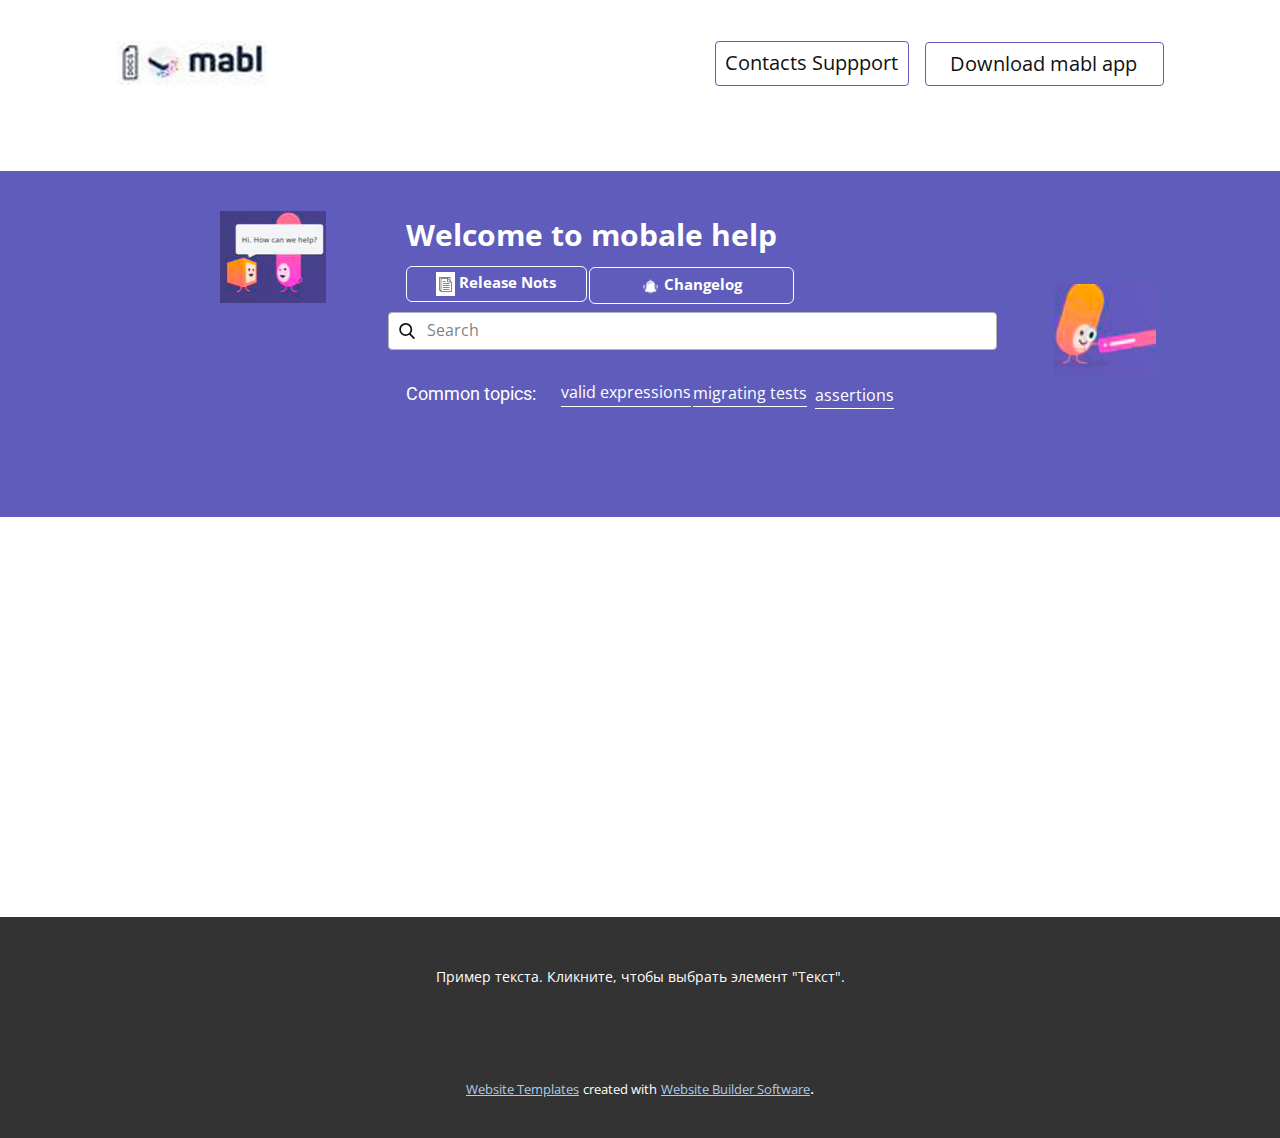
<file: Site1/Контакты.html>
<!DOCTYPE html>
<html style="font-size: 16px;" lang="ru"><head>
    <meta name="viewport" content="width=device-width, initial-scale=1.0">
    <meta charset="utf-8">
    <meta name="keywords" content="">
    <meta name="description" content="">
    <title>Контакты</title>
    <link rel="stylesheet" href="nicepage.css" media="screen">
<link rel="stylesheet" href="Контакты.css" media="screen">
    <script class="u-script" type="text/javascript" src="jquery.js" defer=""></script>
    <script class="u-script" type="text/javascript" src="nicepage.js" defer=""></script>
    <meta name="generator" content="Nicepage 5.12.2, nicepage.com">
    <link id="u-theme-google-font" rel="stylesheet" href="https://fonts.googleapis.com/css?family=Roboto:100,100i,300,300i,400,400i,500,500i,700,700i,900,900i|Open+Sans:300,300i,400,400i,500,500i,600,600i,700,700i,800,800i">
    
    
    <script type="application/ld+json">{
		"@context": "http://schema.org",
		"@type": "Organization",
		"name": "",
		"logo": "images/2.jpg"
}</script>
    <meta name="theme-color" content="#478ac9">
    <meta property="og:title" content="Контакты">
    <meta property="og:type" content="website">
  <meta data-intl-tel-input-cdn-path="intlTelInput/"></head>
  <body class="u-body u-xl-mode" data-lang="ru"><header class=" u-border-no-bottom u-border-no-left u-border-no-right u-border-no-top u-clearfix u-container-align-right u-header u-section-row-container" id="sec-edf3" style="" data-animation-name="" data-animation-duration="0" data-animation-delay="0" data-animation-direction=""><div class="u-section-rows">
        <div class="u-clearfix u-section-row u-section-row-1" data-animation-name="" data-animation-duration="0" data-animation-delay="0" data-animation-direction="" id="sec-d9ab">
          <div class="u-clearfix u-sheet u-sheet-1">
            <a href="https://nicepage.com/c/food-restaurant-website-templates" class="u-active-none u-border-1 u-border-custom-color-1 u-border-hover-white u-btn u-btn-round u-button-style u-hover-custom-color-3 u-none u-radius-4 u-text-body-color u-btn-1">Contacts Suppport</a>
            <a href="https://nicepage.com" class="u-image u-logo u-image-1" data-image-width="150" data-image-height="46">
              <img src="images/2.jpg" class="u-logo-image u-logo-image-1">
            </a>
            <a href="https://nicepage.com/wordpress-website-builder" class="u-active-none u-border-1 u-border-custom-color-1 u-btn u-btn-round u-button-style u-hover-custom-color-1 u-none u-radius-4 u-text-body-color u-btn-2">Download mabl app</a>
          </div>
          
          
          
          
          
        </div>
        <div class="u-custom-color-1 u-section-row u-section-row-2" id="sec-17f2">
          <div class="u-clearfix u-sheet u-sheet-2">
            <a href="https://nicepage.online" class="u-image u-logo u-image-2" data-image-width="107" data-image-height="92">
              <img src="images/3.jpg" class="u-logo-image u-logo-image-2">
            </a>
            <p class="u-text u-text-1">Welcome to mobale help</p>
            <a href="https://nicepage.com/css-templates" class="u-image u-logo u-image-3" data-image-width="74" data-image-height="66">
              <img src="images/4.jpg" class="u-logo-image u-logo-image-3">
            </a>
            <a href="https://nicepage.com/k/test-website-templates" class="u-border-1 u-border-white u-btn u-btn-round u-button-style u-custom-color-1 u-hover-palette-1-light-1 u-radius-6 u-btn-3"><span class="u-icon u-white u-icon-1"><svg class="u-svg-content" viewBox="0 0 60 60" x="0px" y="0px" style="width: 1em; height: 1em;"><g><path d="M45,25H20c-0.552,0-1,0.447-1,1s0.448,1,1,1h25c0.552,0,1-0.447,1-1S45.552,25,45,25z"></path><path d="M20,19h10c0.552,0,1-0.447,1-1s-0.448-1-1-1H20c-0.552,0-1,0.447-1,1S19.448,19,20,19z"></path><path d="M45,33H20c-0.552,0-1,0.447-1,1s0.448,1,1,1h25c0.552,0,1-0.447,1-1S45.552,33,45,33z"></path><path d="M45,41H20c-0.552,0-1,0.447-1,1s0.448,1,1,1h25c0.552,0,1-0.447,1-1S45.552,41,45,41z"></path><path d="M45,49H20c-0.552,0-1,0.447-1,1s0.448,1,1,1h25c0.552,0,1-0.447,1-1S45.552,49,45,49z"></path><path d="M49,14.586V0H6v55h5v5h43V19.586L49,14.586z M40,8.414l9,9L50.586,19H40V8.414z M8,53V2h39v10.586L39.414,5H11v48H8z
		 M13,58v-3V7h25v14h14v37H13z"></path>
</g></svg></span>&nbsp;Release Nots
            </a>
            <a href="https://nicepage.com/website-builder" class="u-border-1 u-border-white u-btn u-btn-round u-button-style u-custom-color-1 u-hover-palette-1-light-1 u-radius-6 u-btn-4"><span class="u-custom-color-1 u-file-icon u-icon u-text-white u-icon-2"><img src="images/149845-5e28d99b.png" alt=""></span>&nbsp;Changelog
            </a>
            <form action="#" method="get" class="u-border-1 u-border-grey-30 u-radius-4 u-search u-search-left u-white u-search-1">
              <button class="u-search-button" type="submit">
                <span class="u-search-icon u-spacing-10">
                  <svg class="u-svg-link" preserveAspectRatio="xMidYMin slice" viewBox="0 0 56.966 56.966"><use xmlns:xlink="http://www.w3.org/1999/xlink" xlink:href="#svg-f2ef"></use></svg>
                  <svg xmlns="http://www.w3.org/2000/svg" xmlns:xlink="http://www.w3.org/1999/xlink" version="1.1" id="svg-f2ef" x="0px" y="0px" viewBox="0 0 56.966 56.966" style="enable-background:new 0 0 56.966 56.966;" xml:space="preserve" class="u-svg-content"><path d="M55.146,51.887L41.588,37.786c3.486-4.144,5.396-9.358,5.396-14.786c0-12.682-10.318-23-23-23s-23,10.318-23,23  s10.318,23,23,23c4.761,0,9.298-1.436,13.177-4.162l13.661,14.208c0.571,0.593,1.339,0.92,2.162,0.92  c0.779,0,1.518-0.297,2.079-0.837C56.255,54.982,56.293,53.08,55.146,51.887z M23.984,6c9.374,0,17,7.626,17,17s-7.626,17-17,17  s-17-7.626-17-17S14.61,6,23.984,6z"></path></svg>
                </span>
              </button>
              <input class="u-search-input" type="search" name="search" value="" placeholder="Search">
            </form>
            <a href="https://nicepage.com" class="u-active-none u-border-1 u-border-active-palette-2-dark-1 u-border-hover-custom-color-1 u-border-no-left u-border-no-right u-border-no-top u-border-white u-btn u-button-style u-hover-none u-none u-text-body-alt-color u-text-hover-white u-btn-5">valid expressions</a>
            <a href="https://nicepage.com" class="u-active-none u-border-1 u-border-active-palette-2-dark-1 u-border-hover-custom-color-1 u-border-no-left u-border-no-right u-border-no-top u-border-white u-btn u-button-style u-hover-none u-none u-text-body-alt-color u-text-hover-white u-btn-6">migrating tests</a>
            <h6 class="u-text u-text-2">Common topics:</h6>
            <a href="https://nicepage.com" class="u-active-none u-border-1 u-border-active-palette-2-dark-1 u-border-hover-custom-color-1 u-border-no-left u-border-no-right u-border-no-top u-border-white u-btn u-button-style u-hover-none u-none u-text-body-alt-color u-text-hover-white u-btn-7">assertions</a>
          </div>
          
          
          
          
          
        </div>
      </div></header>
    <section class="u-clearfix u-section-1" id="sec-70b5">
      <div class="u-clearfix u-sheet u-sheet-1"></div>
    </section>
    
    
    <footer class="u-align-center u-clearfix u-footer u-grey-80 u-footer" id="sec-633f"><div class="u-clearfix u-sheet u-sheet-1">
        <p class="u-small-text u-text u-text-variant u-text-1">Пример текста. Кликните, чтобы выбрать элемент "Текст".</p>
      </div></footer>
    <section class="u-backlink u-clearfix u-grey-80">
      <a class="u-link" href="https://nicepage.com/website-templates" target="_blank">
        <span>Website Templates</span>
      </a>
      <p class="u-text">
        <span>created with</span>
      </p>
      <a class="u-link" href="" target="_blank">
        <span>Website Builder Software</span>
      </a>. 
    </section>
  
</body></html>
</file>
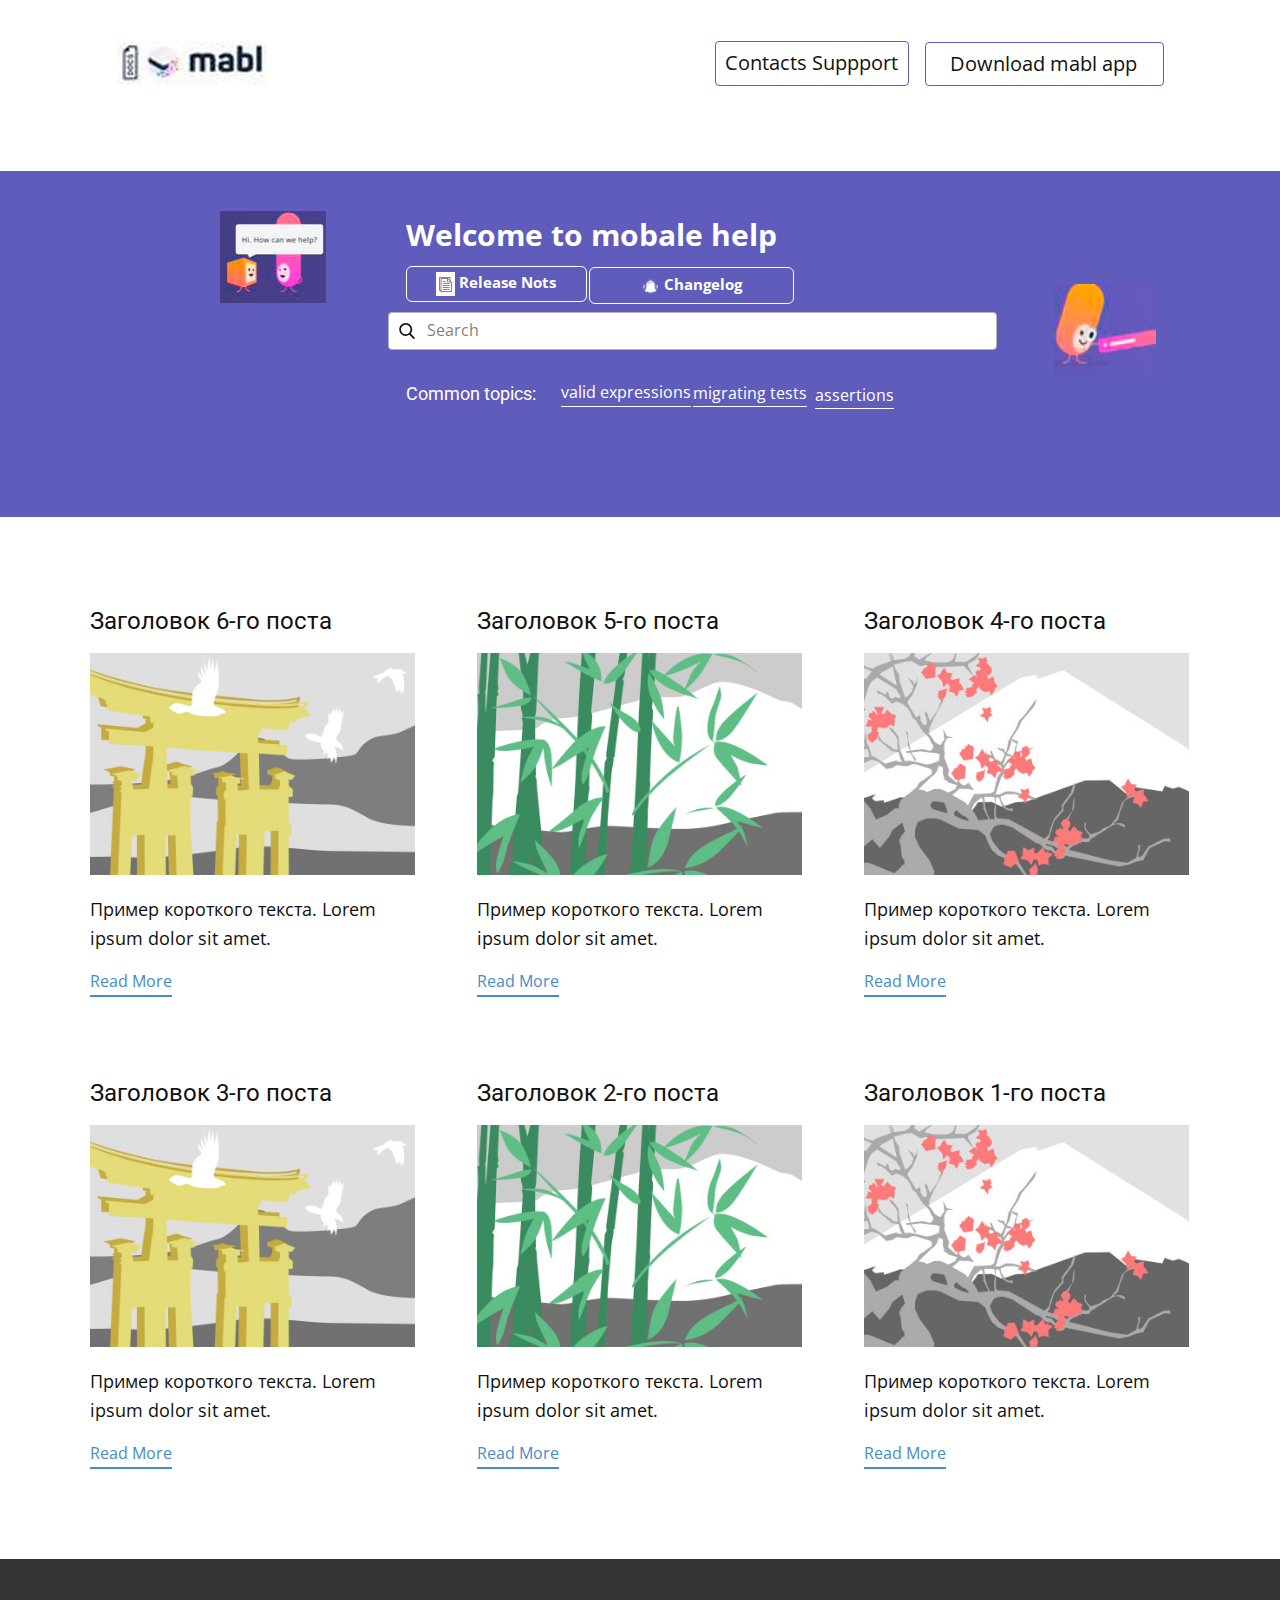
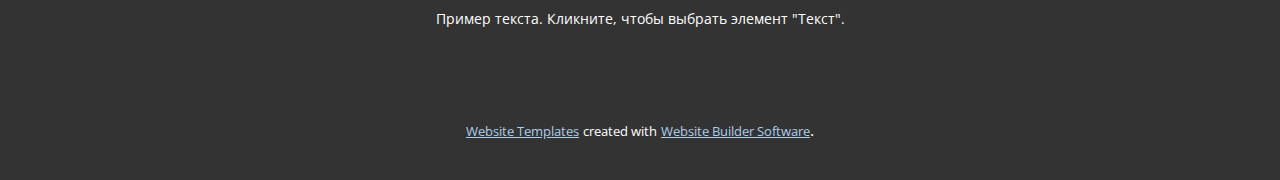
<file: Site1/blog/blog.html>
<!DOCTYPE html>
<html style="font-size: 16px;" lang="ru"><head>
    <meta name="viewport" content="width=device-width, initial-scale=1.0">
    <meta charset="utf-8">
    <meta name="keywords" content="">
    <meta name="description" content="">
    <title>Blog Template</title>
    <link rel="stylesheet" href="../nicepage.css" media="screen">
<link rel="stylesheet" href="../Blog-Template.css" media="screen">
    <script class="u-script" type="text/javascript" src="../jquery.js" defer=""></script>
    <script class="u-script" type="text/javascript" src="../nicepage.js" defer=""></script>
    <meta name="generator" content="Nicepage 5.12.2, nicepage.com">
    <link id="u-theme-google-font" rel="stylesheet" href="https://fonts.googleapis.com/css?family=Roboto:100,100i,300,300i,400,400i,500,500i,700,700i,900,900i|Open+Sans:300,300i,400,400i,500,500i,600,600i,700,700i,800,800i">
    
    
    <script type="application/ld+json">{
		"@context": "http://schema.org",
		"@type": "Organization",
		"name": "",
		"logo": "images/2.jpg"
}</script>
    <meta name="theme-color" content="#478ac9">
  <meta data-intl-tel-input-cdn-path="intlTelInput/"></head>
  <body class="u-body u-xl-mode" data-lang="ru"><header class=" u-border-no-bottom u-border-no-left u-border-no-right u-border-no-top u-clearfix u-container-align-right u-header u-section-row-container" id="sec-edf3" style="" data-animation-name="" data-animation-duration="0" data-animation-delay="0" data-animation-direction=""><div class="u-section-rows">
        <div class="u-clearfix u-section-row u-section-row-1" data-animation-name="" data-animation-duration="0" data-animation-delay="0" data-animation-direction="" id="sec-d9ab">
          <div class="u-clearfix u-sheet u-sheet-1">
            <a href="https://nicepage.com/c/food-restaurant-website-templates" class="u-active-none u-border-1 u-border-custom-color-1 u-border-hover-white u-btn u-btn-round u-button-style u-hover-custom-color-3 u-none u-radius-4 u-text-body-color u-btn-1">Contacts Suppport</a>
            <a href="https://nicepage.com" class="u-image u-logo u-image-1" data-image-width="150" data-image-height="46">
              <img src="../images/2.jpg" class="u-logo-image u-logo-image-1">
            </a>
            <a href="https://nicepage.com/wordpress-website-builder" class="u-active-none u-border-1 u-border-custom-color-1 u-btn u-btn-round u-button-style u-hover-custom-color-1 u-none u-radius-4 u-text-body-color u-btn-2">Download mabl app</a>
          </div>
          
          
          
          
          
        </div>
        <div class="u-custom-color-1 u-section-row u-section-row-2" id="sec-17f2">
          <div class="u-clearfix u-sheet u-sheet-2">
            <a href="https://nicepage.online" class="u-image u-logo u-image-2" data-image-width="107" data-image-height="92">
              <img src="../images/3.jpg" class="u-logo-image u-logo-image-2">
            </a>
            <p class="u-text u-text-1">Welcome to mobale help</p>
            <a href="https://nicepage.com/css-templates" class="u-image u-logo u-image-3" data-image-width="74" data-image-height="66">
              <img src="../images/4.jpg" class="u-logo-image u-logo-image-3">
            </a>
            <a href="https://nicepage.com/k/test-website-templates" class="u-border-1 u-border-white u-btn u-btn-round u-button-style u-custom-color-1 u-hover-palette-1-light-1 u-radius-6 u-btn-3"><span class="u-icon u-white u-icon-1"><svg class="u-svg-content" viewBox="0 0 60 60" x="0px" y="0px" style="width: 1em; height: 1em;"><g><path d="M45,25H20c-0.552,0-1,0.447-1,1s0.448,1,1,1h25c0.552,0,1-0.447,1-1S45.552,25,45,25z"></path><path d="M20,19h10c0.552,0,1-0.447,1-1s-0.448-1-1-1H20c-0.552,0-1,0.447-1,1S19.448,19,20,19z"></path><path d="M45,33H20c-0.552,0-1,0.447-1,1s0.448,1,1,1h25c0.552,0,1-0.447,1-1S45.552,33,45,33z"></path><path d="M45,41H20c-0.552,0-1,0.447-1,1s0.448,1,1,1h25c0.552,0,1-0.447,1-1S45.552,41,45,41z"></path><path d="M45,49H20c-0.552,0-1,0.447-1,1s0.448,1,1,1h25c0.552,0,1-0.447,1-1S45.552,49,45,49z"></path><path d="M49,14.586V0H6v55h5v5h43V19.586L49,14.586z M40,8.414l9,9L50.586,19H40V8.414z M8,53V2h39v10.586L39.414,5H11v48H8z
		 M13,58v-3V7h25v14h14v37H13z"></path>
</g></svg></span>&nbsp;Release Nots
            </a>
            <a href="https://nicepage.com/website-builder" class="u-border-1 u-border-white u-btn u-btn-round u-button-style u-custom-color-1 u-hover-palette-1-light-1 u-radius-6 u-btn-4"><span class="u-custom-color-1 u-file-icon u-icon u-text-white u-icon-2"><img src="../images/149845-5e28d99b.png" alt=""></span>&nbsp;Changelog
            </a>
            <form action="#" method="get" class="u-border-1 u-border-grey-30 u-radius-4 u-search u-search-left u-white u-search-1">
              <button class="u-search-button" type="submit">
                <span class="u-search-icon u-spacing-10">
                  <svg class="u-svg-link" preserveAspectRatio="xMidYMin slice" viewBox="0 0 56.966 56.966"><use xmlns:xlink="http://www.w3.org/1999/xlink" xlink:href="#svg-f2ef"></use></svg>
                  <svg xmlns="http://www.w3.org/2000/svg" xmlns:xlink="http://www.w3.org/1999/xlink" version="1.1" id="svg-f2ef" x="0px" y="0px" viewBox="0 0 56.966 56.966" style="enable-background:new 0 0 56.966 56.966;" xml:space="preserve" class="u-svg-content"><path d="M55.146,51.887L41.588,37.786c3.486-4.144,5.396-9.358,5.396-14.786c0-12.682-10.318-23-23-23s-23,10.318-23,23  s10.318,23,23,23c4.761,0,9.298-1.436,13.177-4.162l13.661,14.208c0.571,0.593,1.339,0.92,2.162,0.92  c0.779,0,1.518-0.297,2.079-0.837C56.255,54.982,56.293,53.08,55.146,51.887z M23.984,6c9.374,0,17,7.626,17,17s-7.626,17-17,17  s-17-7.626-17-17S14.61,6,23.984,6z"></path></svg>
                </span>
              </button>
              <input class="u-search-input" type="search" name="search" value="" placeholder="Search">
            </form>
            <a href="https://nicepage.com" class="u-active-none u-border-1 u-border-active-palette-2-dark-1 u-border-hover-custom-color-1 u-border-no-left u-border-no-right u-border-no-top u-border-white u-btn u-button-style u-hover-none u-none u-text-body-alt-color u-text-hover-white u-btn-5">valid expressions</a>
            <a href="https://nicepage.com" class="u-active-none u-border-1 u-border-active-palette-2-dark-1 u-border-hover-custom-color-1 u-border-no-left u-border-no-right u-border-no-top u-border-white u-btn u-button-style u-hover-none u-none u-text-body-alt-color u-text-hover-white u-btn-6">migrating tests</a>
            <h6 class="u-text u-text-2">Common topics:</h6>
            <a href="https://nicepage.com" class="u-active-none u-border-1 u-border-active-palette-2-dark-1 u-border-hover-custom-color-1 u-border-no-left u-border-no-right u-border-no-top u-border-white u-btn u-button-style u-hover-none u-none u-text-body-alt-color u-text-hover-white u-btn-7">assertions</a>
          </div>
          
          
          
          
          
        </div>
      </div></header>
    <section class="u-clearfix u-section-1" id="sec-1a66">
      <div class="u-clearfix u-sheet u-valign-middle u-sheet-1"><!--blog--><!--blog_options_json--><!--{"type":"Recent","source":"","tags":"","count":""}--><!--/blog_options_json-->
        <div class="u-blog u-expanded-width u-repeater u-repeater-1"><!--blog_post-->
          <div class="u-blog-post u-container-style u-repeater-item u-white u-repeater-item-1">
            <div class="u-container-layout u-similar-container u-valign-top u-container-layout-1"><!--blog_post_header-->
              <h4 class="u-blog-control u-text u-text-1">
                <a class="u-post-header-link" href="../blog/пост-5.html">Заголовок 6-го поста</a>
              </h4><!--/blog_post_header--><!--blog_post_image-->
              <a class="u-post-header-link" href="../blog/пост-5.html"><img alt="" class="u-blog-control u-expanded-width u-image u-image-default u-image-1" src="../images/8ad73f3c.jpeg"></a><!--/blog_post_image--><!--blog_post_content-->
              <div class="u-blog-control u-post-content u-text u-text-2 fr-view">Пример короткого текста. Lorem ipsum dolor sit amet.</div><!--/blog_post_content--><!--blog_post_readmore-->
              <a href="../blog/пост-5.html" class="u-blog-control u-border-2 u-border-palette-1-base u-btn u-btn-rectangle u-button-style u-none u-btn-1"><!--blog_post_readmore_content--><!--options_json--><!--{"content":"Read More","defaultValue":"Читать дальше"}--><!--/options_json-->Read More<!--/blog_post_readmore_content--></a><!--/blog_post_readmore-->
            </div>
          </div><div class="u-blog-post u-container-style u-repeater-item u-video-cover u-white">
            <div class="u-container-layout u-similar-container u-valign-top u-container-layout-2"><!--blog_post_header-->
              <h4 class="u-blog-control u-text u-text-3">
                <a class="u-post-header-link" href="../blog/пост-4.html">Заголовок 5-го поста</a>
              </h4><!--/blog_post_header--><!--blog_post_image-->
              <a class="u-post-header-link" href="../blog/пост-4.html"><img alt="" class="u-blog-control u-expanded-width u-image u-image-default u-image-2" src="../images/68f64b9d.jpeg"></a><!--/blog_post_image--><!--blog_post_content-->
              <div class="u-blog-control u-post-content u-text u-text-4 fr-view">Пример короткого текста. Lorem ipsum dolor sit amet.</div><!--/blog_post_content--><!--blog_post_readmore-->
              <a href="../blog/пост-4.html" class="u-blog-control u-border-2 u-border-palette-1-base u-btn u-btn-rectangle u-button-style u-none u-btn-2"><!--blog_post_readmore_content--><!--options_json--><!--{"content":"Read More","defaultValue":"Читать дальше"}--><!--/options_json-->Read More<!--/blog_post_readmore_content--></a><!--/blog_post_readmore-->
            </div>
          </div><div class="u-blog-post u-container-style u-repeater-item u-video-cover u-white">
            <div class="u-container-layout u-similar-container u-valign-top u-container-layout-3"><!--blog_post_header-->
              <h4 class="u-blog-control u-text u-text-5">
                <a class="u-post-header-link" href="../blog/пост-3.html">Заголовок 4-го поста</a>
              </h4><!--/blog_post_header--><!--blog_post_image-->
              <a class="u-post-header-link" href="../blog/пост-3.html"><img alt="" class="u-blog-control u-expanded-width u-image u-image-default u-image-3" src="../images/0fd3416c.jpeg"></a><!--/blog_post_image--><!--blog_post_content-->
              <div class="u-blog-control u-post-content u-text u-text-6 fr-view">Пример короткого текста. Lorem ipsum dolor sit amet.</div><!--/blog_post_content--><!--blog_post_readmore-->
              <a href="../blog/пост-3.html" class="u-blog-control u-border-2 u-border-palette-1-base u-btn u-btn-rectangle u-button-style u-none u-btn-3"><!--blog_post_readmore_content--><!--options_json--><!--{"content":"Read More","defaultValue":"Читать дальше"}--><!--/options_json-->Read More<!--/blog_post_readmore_content--></a><!--/blog_post_readmore-->
            </div>
          </div><div class="u-blog-post u-container-style u-repeater-item u-white u-repeater-item-1">
            <div class="u-container-layout u-similar-container u-valign-top u-container-layout-1"><!--blog_post_header-->
              <h4 class="u-blog-control u-text u-text-1">
                <a class="u-post-header-link" href="../blog/пост-2.html">Заголовок 3-го поста</a>
              </h4><!--/blog_post_header--><!--blog_post_image-->
              <a class="u-post-header-link" href="../blog/пост-2.html"><img alt="" class="u-blog-control u-expanded-width u-image u-image-default u-image-1" src="../images/8ad73f3c.jpeg"></a><!--/blog_post_image--><!--blog_post_content-->
              <div class="u-blog-control u-post-content u-text u-text-2 fr-view">Пример короткого текста. Lorem ipsum dolor sit amet.</div><!--/blog_post_content--><!--blog_post_readmore-->
              <a href="../blog/пост-2.html" class="u-blog-control u-border-2 u-border-palette-1-base u-btn u-btn-rectangle u-button-style u-none u-btn-1"><!--blog_post_readmore_content--><!--options_json--><!--{"content":"Read More","defaultValue":"Читать дальше"}--><!--/options_json-->Read More<!--/blog_post_readmore_content--></a><!--/blog_post_readmore-->
            </div>
          </div><div class="u-blog-post u-container-style u-repeater-item u-video-cover u-white">
            <div class="u-container-layout u-similar-container u-valign-top u-container-layout-2"><!--blog_post_header-->
              <h4 class="u-blog-control u-text u-text-3">
                <a class="u-post-header-link" href="../blog/пост-1.html">Заголовок 2-го поста</a>
              </h4><!--/blog_post_header--><!--blog_post_image-->
              <a class="u-post-header-link" href="../blog/пост-1.html"><img alt="" class="u-blog-control u-expanded-width u-image u-image-default u-image-2" src="../images/68f64b9d.jpeg"></a><!--/blog_post_image--><!--blog_post_content-->
              <div class="u-blog-control u-post-content u-text u-text-4 fr-view">Пример короткого текста. Lorem ipsum dolor sit amet.</div><!--/blog_post_content--><!--blog_post_readmore-->
              <a href="../blog/пост-1.html" class="u-blog-control u-border-2 u-border-palette-1-base u-btn u-btn-rectangle u-button-style u-none u-btn-2"><!--blog_post_readmore_content--><!--options_json--><!--{"content":"Read More","defaultValue":"Читать дальше"}--><!--/options_json-->Read More<!--/blog_post_readmore_content--></a><!--/blog_post_readmore-->
            </div>
          </div><div class="u-blog-post u-container-style u-repeater-item u-video-cover u-white">
            <div class="u-container-layout u-similar-container u-valign-top u-container-layout-3"><!--blog_post_header-->
              <h4 class="u-blog-control u-text u-text-5">
                <a class="u-post-header-link" href="../blog/пост.html">Заголовок 1-го поста</a>
              </h4><!--/blog_post_header--><!--blog_post_image-->
              <a class="u-post-header-link" href="../blog/пост.html"><img alt="" class="u-blog-control u-expanded-width u-image u-image-default u-image-3" src="../images/0fd3416c.jpeg"></a><!--/blog_post_image--><!--blog_post_content-->
              <div class="u-blog-control u-post-content u-text u-text-6 fr-view">Пример короткого текста. Lorem ipsum dolor sit amet.</div><!--/blog_post_content--><!--blog_post_readmore-->
              <a href="../blog/пост.html" class="u-blog-control u-border-2 u-border-palette-1-base u-btn u-btn-rectangle u-button-style u-none u-btn-3"><!--blog_post_readmore_content--><!--options_json--><!--{"content":"Read More","defaultValue":"Читать дальше"}--><!--/options_json-->Read More<!--/blog_post_readmore_content--></a><!--/blog_post_readmore-->
            </div>
          </div><!--/blog_post--><!--blog_post-->
          <!--/blog_post--><!--blog_post-->
          <!--/blog_post-->
        </div><!--/blog-->
      </div>
    </section>
    
    
    <footer class="u-align-center u-clearfix u-footer u-grey-80 u-footer" id="sec-633f"><div class="u-clearfix u-sheet u-sheet-1">
        <p class="u-small-text u-text u-text-variant u-text-1">Пример текста. Кликните, чтобы выбрать элемент "Текст".</p>
      </div></footer>
    <section class="u-backlink u-clearfix u-grey-80">
      <a class="u-link" href="https://nicepage.com/website-templates" target="_blank">
        <span>Website Templates</span>
      </a>
      <p class="u-text">
        <span>created with</span>
      </p>
      <a class="u-link" href="" target="_blank">
        <span>Website Builder Software</span>
      </a>. 
    </section>
  
</body></html>
</file>
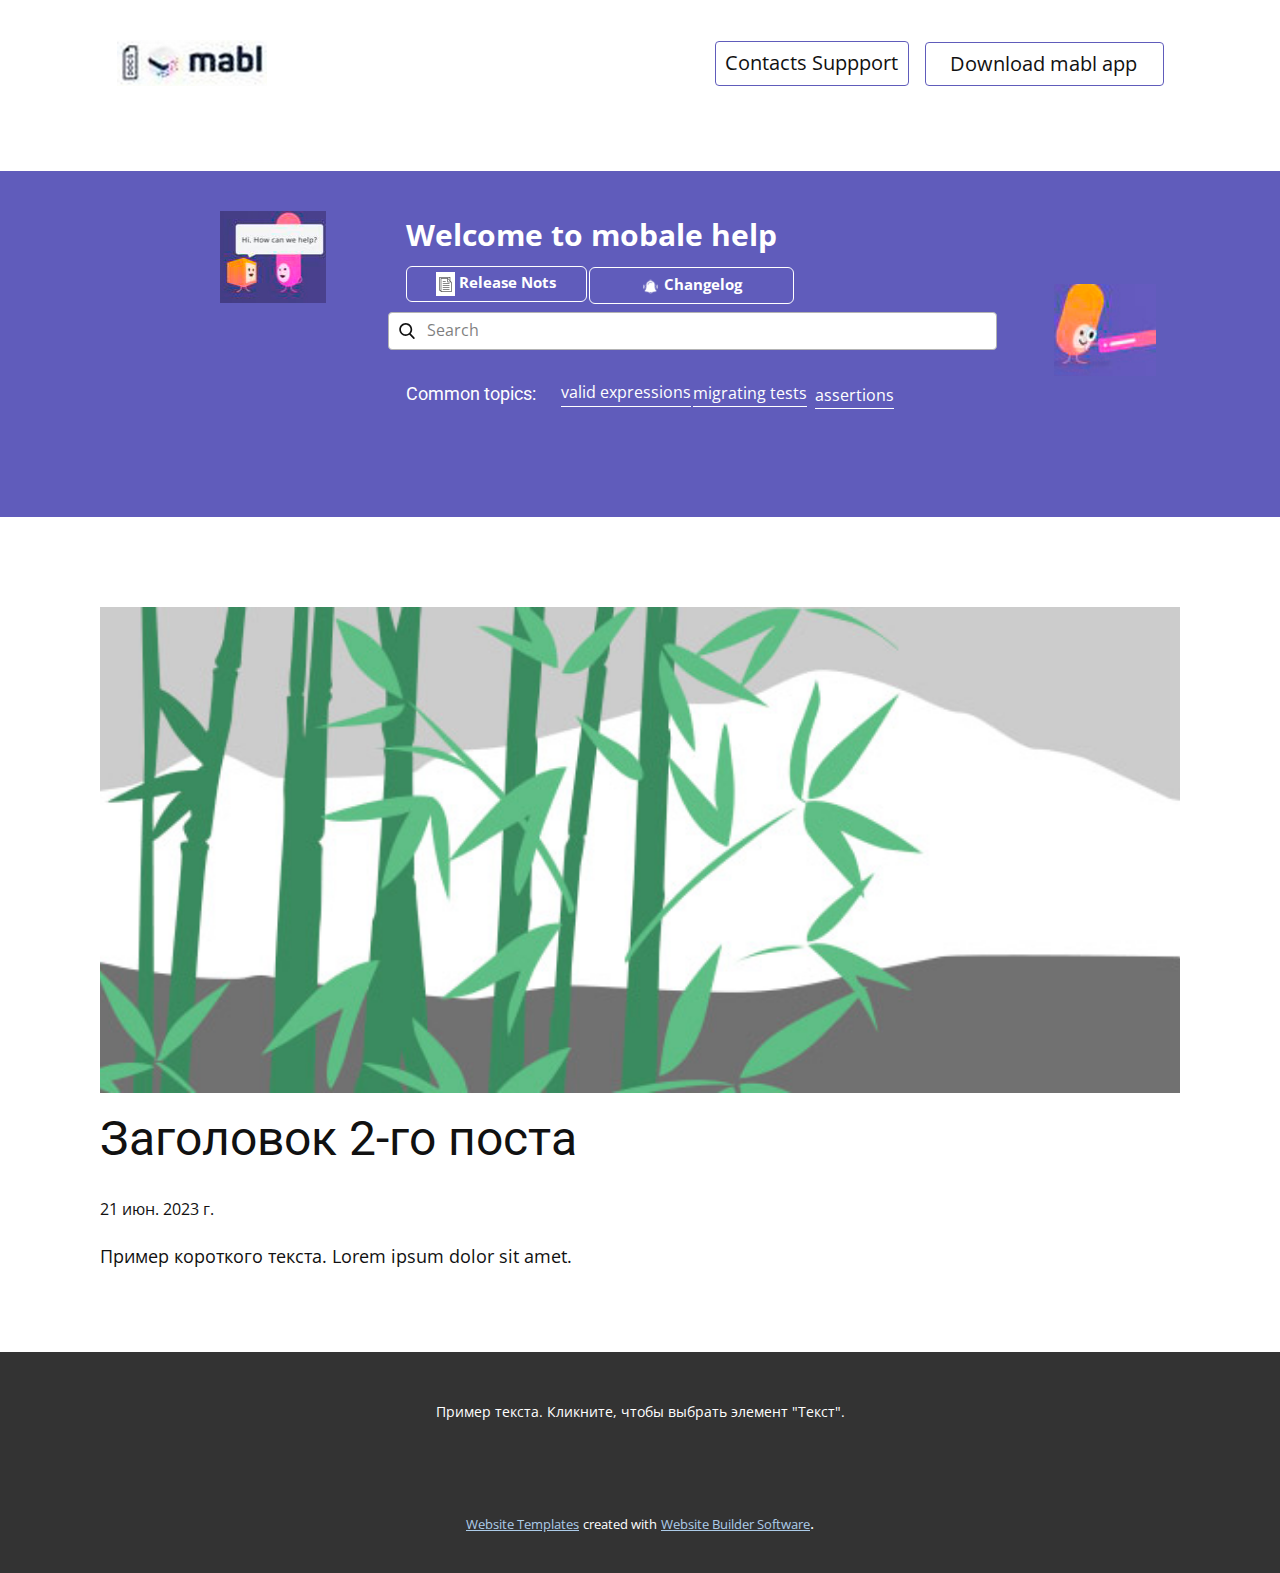
<file: Site1/blog/пост-1.html>
<!DOCTYPE html>
<html style="font-size: 16px;" lang="ru"><head>
    <meta name="viewport" content="width=device-width, initial-scale=1.0">
    <meta charset="utf-8">
    <meta name="keywords" content="Заголовок 1-го поста">
    <meta name="description" content="">
    <title>Заголовок 2-го поста</title>
    <link rel="stylesheet" href="../nicepage.css" media="screen">
<link rel="stylesheet" href="../Post-Template.css" media="screen">
    <script class="u-script" type="text/javascript" src="../jquery.js" defer=""></script>
    <script class="u-script" type="text/javascript" src="../nicepage.js" defer=""></script>
    <meta name="generator" content="Nicepage 5.12.2, nicepage.com">
    <link id="u-theme-google-font" rel="stylesheet" href="https://fonts.googleapis.com/css?family=Roboto:100,100i,300,300i,400,400i,500,500i,700,700i,900,900i|Open+Sans:300,300i,400,400i,500,500i,600,600i,700,700i,800,800i">
    
    
    <script type="application/ld+json">{
		"@context": "http://schema.org",
		"@type": "Organization",
		"name": "",
		"logo": "images/2.jpg"
}</script>
    <meta name="theme-color" content="#478ac9">
  <meta data-intl-tel-input-cdn-path="intlTelInput/"></head>
  <body class="u-body u-xl-mode" data-lang="ru"><header class=" u-border-no-bottom u-border-no-left u-border-no-right u-border-no-top u-clearfix u-container-align-right u-header u-section-row-container" id="sec-edf3" style="" data-animation-name="" data-animation-duration="0" data-animation-delay="0" data-animation-direction=""><div class="u-section-rows">
        <div class="u-clearfix u-section-row u-section-row-1" data-animation-name="" data-animation-duration="0" data-animation-delay="0" data-animation-direction="" id="sec-d9ab">
          <div class="u-clearfix u-sheet u-sheet-1">
            <a href="https://nicepage.com/c/food-restaurant-website-templates" class="u-active-none u-border-1 u-border-custom-color-1 u-border-hover-white u-btn u-btn-round u-button-style u-hover-custom-color-3 u-none u-radius-4 u-text-body-color u-btn-1">Contacts Suppport</a>
            <a href="https://nicepage.com" class="u-image u-logo u-image-1" data-image-width="150" data-image-height="46">
              <img src="../images/2.jpg" class="u-logo-image u-logo-image-1">
            </a>
            <a href="https://nicepage.com/wordpress-website-builder" class="u-active-none u-border-1 u-border-custom-color-1 u-btn u-btn-round u-button-style u-hover-custom-color-1 u-none u-radius-4 u-text-body-color u-btn-2">Download mabl app</a>
          </div>
          
          
          
          
          
        </div>
        <div class="u-custom-color-1 u-section-row u-section-row-2" id="sec-17f2">
          <div class="u-clearfix u-sheet u-sheet-2">
            <a href="https://nicepage.online" class="u-image u-logo u-image-2" data-image-width="107" data-image-height="92">
              <img src="../images/3.jpg" class="u-logo-image u-logo-image-2">
            </a>
            <p class="u-text u-text-1">Welcome to mobale help</p>
            <a href="https://nicepage.com/css-templates" class="u-image u-logo u-image-3" data-image-width="74" data-image-height="66">
              <img src="../images/4.jpg" class="u-logo-image u-logo-image-3">
            </a>
            <a href="https://nicepage.com/k/test-website-templates" class="u-border-1 u-border-white u-btn u-btn-round u-button-style u-custom-color-1 u-hover-palette-1-light-1 u-radius-6 u-btn-3"><span class="u-icon u-white u-icon-1"><svg class="u-svg-content" viewBox="0 0 60 60" x="0px" y="0px" style="width: 1em; height: 1em;"><g><path d="M45,25H20c-0.552,0-1,0.447-1,1s0.448,1,1,1h25c0.552,0,1-0.447,1-1S45.552,25,45,25z"></path><path d="M20,19h10c0.552,0,1-0.447,1-1s-0.448-1-1-1H20c-0.552,0-1,0.447-1,1S19.448,19,20,19z"></path><path d="M45,33H20c-0.552,0-1,0.447-1,1s0.448,1,1,1h25c0.552,0,1-0.447,1-1S45.552,33,45,33z"></path><path d="M45,41H20c-0.552,0-1,0.447-1,1s0.448,1,1,1h25c0.552,0,1-0.447,1-1S45.552,41,45,41z"></path><path d="M45,49H20c-0.552,0-1,0.447-1,1s0.448,1,1,1h25c0.552,0,1-0.447,1-1S45.552,49,45,49z"></path><path d="M49,14.586V0H6v55h5v5h43V19.586L49,14.586z M40,8.414l9,9L50.586,19H40V8.414z M8,53V2h39v10.586L39.414,5H11v48H8z
		 M13,58v-3V7h25v14h14v37H13z"></path>
</g></svg></span>&nbsp;Release Nots
            </a>
            <a href="https://nicepage.com/website-builder" class="u-border-1 u-border-white u-btn u-btn-round u-button-style u-custom-color-1 u-hover-palette-1-light-1 u-radius-6 u-btn-4"><span class="u-custom-color-1 u-file-icon u-icon u-text-white u-icon-2"><img src="../images/149845-5e28d99b.png" alt=""></span>&nbsp;Changelog
            </a>
            <form action="#" method="get" class="u-border-1 u-border-grey-30 u-radius-4 u-search u-search-left u-white u-search-1">
              <button class="u-search-button" type="submit">
                <span class="u-search-icon u-spacing-10">
                  <svg class="u-svg-link" preserveAspectRatio="xMidYMin slice" viewBox="0 0 56.966 56.966"><use xmlns:xlink="http://www.w3.org/1999/xlink" xlink:href="#svg-f2ef"></use></svg>
                  <svg xmlns="http://www.w3.org/2000/svg" xmlns:xlink="http://www.w3.org/1999/xlink" version="1.1" id="svg-f2ef" x="0px" y="0px" viewBox="0 0 56.966 56.966" style="enable-background:new 0 0 56.966 56.966;" xml:space="preserve" class="u-svg-content"><path d="M55.146,51.887L41.588,37.786c3.486-4.144,5.396-9.358,5.396-14.786c0-12.682-10.318-23-23-23s-23,10.318-23,23  s10.318,23,23,23c4.761,0,9.298-1.436,13.177-4.162l13.661,14.208c0.571,0.593,1.339,0.92,2.162,0.92  c0.779,0,1.518-0.297,2.079-0.837C56.255,54.982,56.293,53.08,55.146,51.887z M23.984,6c9.374,0,17,7.626,17,17s-7.626,17-17,17  s-17-7.626-17-17S14.61,6,23.984,6z"></path></svg>
                </span>
              </button>
              <input class="u-search-input" type="search" name="search" value="" placeholder="Search">
            </form>
            <a href="https://nicepage.com" class="u-active-none u-border-1 u-border-active-palette-2-dark-1 u-border-hover-custom-color-1 u-border-no-left u-border-no-right u-border-no-top u-border-white u-btn u-button-style u-hover-none u-none u-text-body-alt-color u-text-hover-white u-btn-5">valid expressions</a>
            <a href="https://nicepage.com" class="u-active-none u-border-1 u-border-active-palette-2-dark-1 u-border-hover-custom-color-1 u-border-no-left u-border-no-right u-border-no-top u-border-white u-btn u-button-style u-hover-none u-none u-text-body-alt-color u-text-hover-white u-btn-6">migrating tests</a>
            <h6 class="u-text u-text-2">Common topics:</h6>
            <a href="https://nicepage.com" class="u-active-none u-border-1 u-border-active-palette-2-dark-1 u-border-hover-custom-color-1 u-border-no-left u-border-no-right u-border-no-top u-border-white u-btn u-button-style u-hover-none u-none u-text-body-alt-color u-text-hover-white u-btn-7">assertions</a>
          </div>
          
          
          
          
          
        </div>
      </div></header>
    <section class="u-align-center u-clearfix u-section-1" id="sec-0c6a">
      <div class="u-clearfix u-sheet u-valign-middle-md u-valign-middle-sm u-valign-middle-xs u-sheet-1"><!--post_details--><!--post_details_options_json--><!--{"source":""}--><!--/post_details_options_json--><!--blog_post-->
        <div class="u-container-style u-expanded-width u-post-details u-post-details-1">
          <div class="u-container-layout u-valign-middle u-container-layout-1"><!--blog_post_image-->
            <img alt="" class="u-blog-control u-expanded-width u-image u-image-default u-image-1" src="../images/68f64b9d.jpeg"><!--/blog_post_image--><!--blog_post_header-->
            <h2 class="u-blog-control u-text u-text-1">Заголовок 2-го поста</h2><!--/blog_post_header--><!--blog_post_metadata-->
            <div class="u-blog-control u-metadata u-metadata-1"><!--blog_post_metadata_date-->
              <span class="u-meta-date u-meta-icon">21 июн. 2023 г.</span><!--/blog_post_metadata_date--><!--blog_post_metadata_category-->
              <!--/blog_post_metadata_category--><!--blog_post_metadata_comments-->
              <!--/blog_post_metadata_comments-->
            </div><!--/blog_post_metadata--><!--blog_post_content-->
            <div class="u-align-justify u-blog-control u-post-content u-text u-text-2 fr-view">
  Пример короткого текста. Lorem ipsum dolor sit amet.
  </div><!--/blog_post_content-->
          </div>
        </div><!--/blog_post--><!--/post_details-->
      </div>
    </section>
    
    
    <footer class="u-align-center u-clearfix u-footer u-grey-80 u-footer" id="sec-633f"><div class="u-clearfix u-sheet u-sheet-1">
        <p class="u-small-text u-text u-text-variant u-text-1">Пример текста. Кликните, чтобы выбрать элемент "Текст".</p>
      </div></footer>
    <section class="u-backlink u-clearfix u-grey-80">
      <a class="u-link" href="https://nicepage.com/website-templates" target="_blank">
        <span>Website Templates</span>
      </a>
      <p class="u-text">
        <span>created with</span>
      </p>
      <a class="u-link" href="" target="_blank">
        <span>Website Builder Software</span>
      </a>. 
    </section>
  
</body></html>
</file>
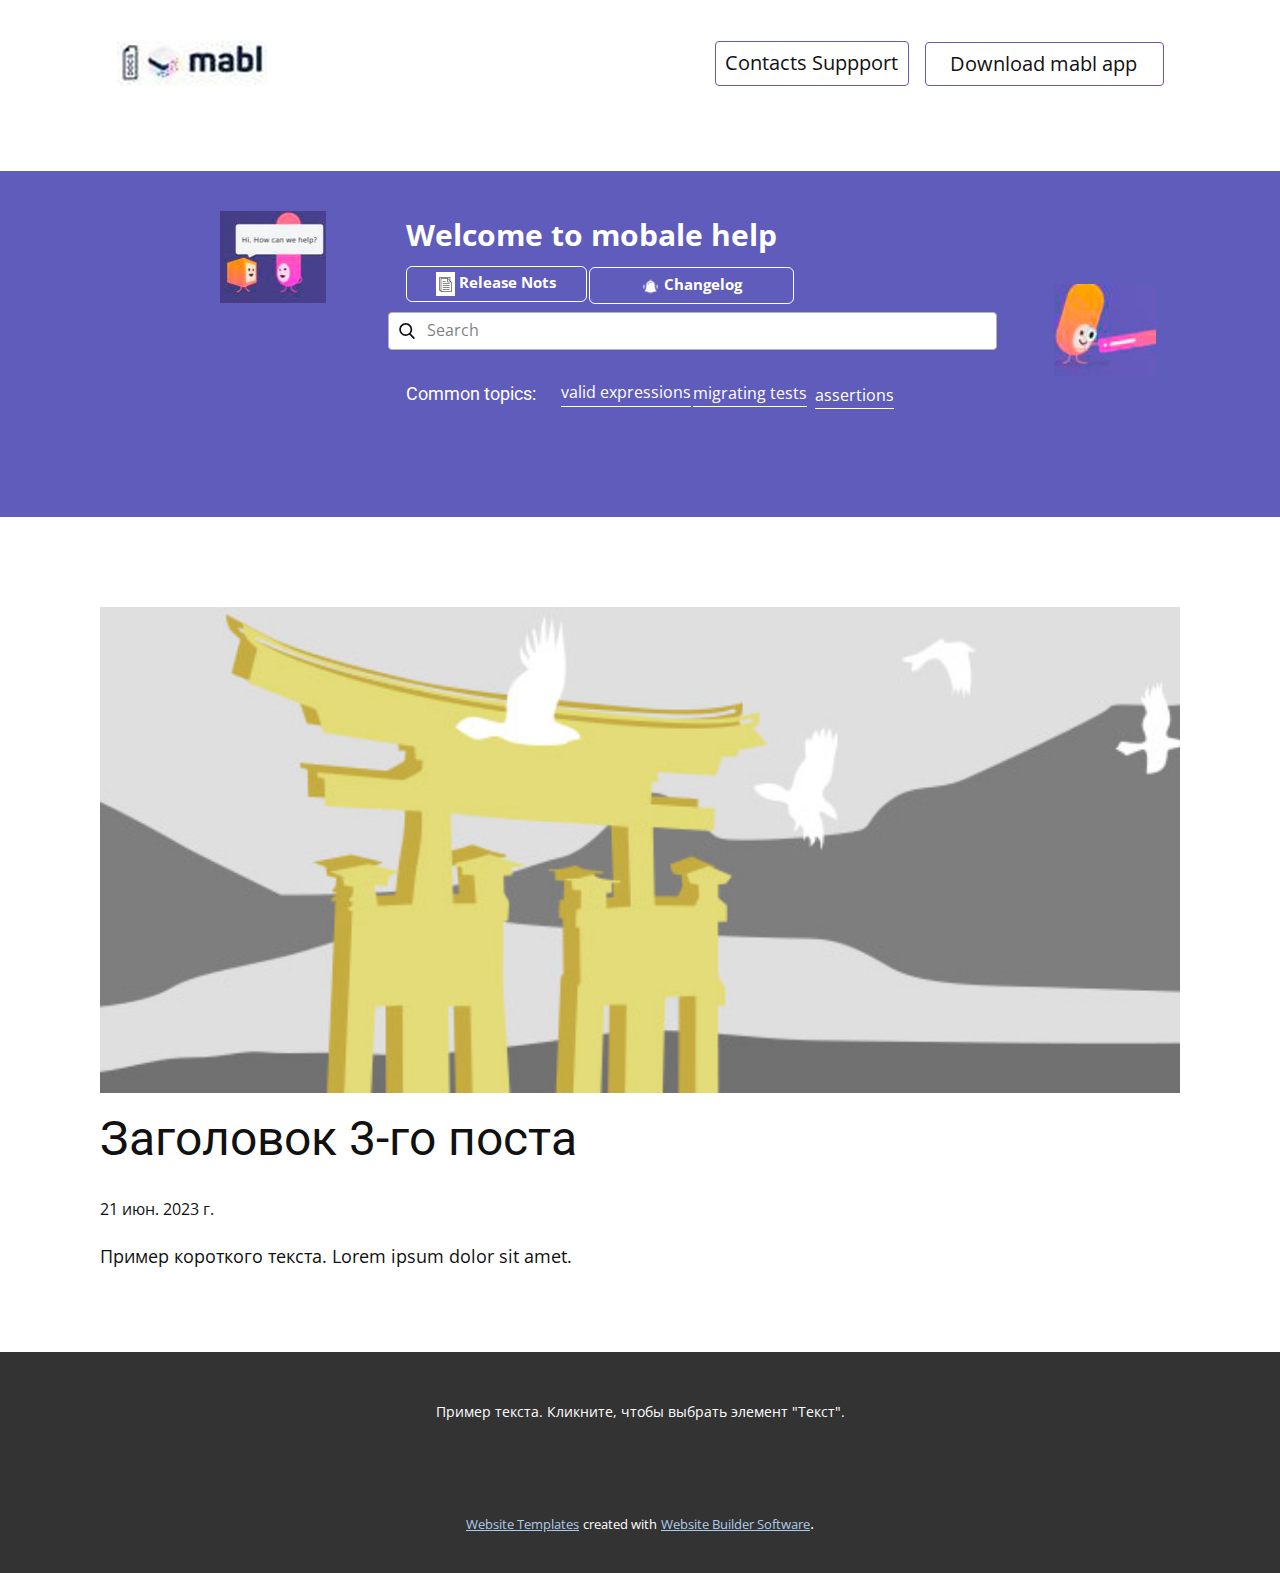
<file: Site1/blog/пост-2.html>
<!DOCTYPE html>
<html style="font-size: 16px;" lang="ru"><head>
    <meta name="viewport" content="width=device-width, initial-scale=1.0">
    <meta charset="utf-8">
    <meta name="keywords" content="Заголовок 1-го поста">
    <meta name="description" content="">
    <title>Заголовок 3-го поста</title>
    <link rel="stylesheet" href="../nicepage.css" media="screen">
<link rel="stylesheet" href="../Post-Template.css" media="screen">
    <script class="u-script" type="text/javascript" src="../jquery.js" defer=""></script>
    <script class="u-script" type="text/javascript" src="../nicepage.js" defer=""></script>
    <meta name="generator" content="Nicepage 5.12.2, nicepage.com">
    <link id="u-theme-google-font" rel="stylesheet" href="https://fonts.googleapis.com/css?family=Roboto:100,100i,300,300i,400,400i,500,500i,700,700i,900,900i|Open+Sans:300,300i,400,400i,500,500i,600,600i,700,700i,800,800i">
    
    
    <script type="application/ld+json">{
		"@context": "http://schema.org",
		"@type": "Organization",
		"name": "",
		"logo": "images/2.jpg"
}</script>
    <meta name="theme-color" content="#478ac9">
  <meta data-intl-tel-input-cdn-path="intlTelInput/"></head>
  <body class="u-body u-xl-mode" data-lang="ru"><header class=" u-border-no-bottom u-border-no-left u-border-no-right u-border-no-top u-clearfix u-container-align-right u-header u-section-row-container" id="sec-edf3" style="" data-animation-name="" data-animation-duration="0" data-animation-delay="0" data-animation-direction=""><div class="u-section-rows">
        <div class="u-clearfix u-section-row u-section-row-1" data-animation-name="" data-animation-duration="0" data-animation-delay="0" data-animation-direction="" id="sec-d9ab">
          <div class="u-clearfix u-sheet u-sheet-1">
            <a href="https://nicepage.com/c/food-restaurant-website-templates" class="u-active-none u-border-1 u-border-custom-color-1 u-border-hover-white u-btn u-btn-round u-button-style u-hover-custom-color-3 u-none u-radius-4 u-text-body-color u-btn-1">Contacts Suppport</a>
            <a href="https://nicepage.com" class="u-image u-logo u-image-1" data-image-width="150" data-image-height="46">
              <img src="../images/2.jpg" class="u-logo-image u-logo-image-1">
            </a>
            <a href="https://nicepage.com/wordpress-website-builder" class="u-active-none u-border-1 u-border-custom-color-1 u-btn u-btn-round u-button-style u-hover-custom-color-1 u-none u-radius-4 u-text-body-color u-btn-2">Download mabl app</a>
          </div>
          
          
          
          
          
        </div>
        <div class="u-custom-color-1 u-section-row u-section-row-2" id="sec-17f2">
          <div class="u-clearfix u-sheet u-sheet-2">
            <a href="https://nicepage.online" class="u-image u-logo u-image-2" data-image-width="107" data-image-height="92">
              <img src="../images/3.jpg" class="u-logo-image u-logo-image-2">
            </a>
            <p class="u-text u-text-1">Welcome to mobale help</p>
            <a href="https://nicepage.com/css-templates" class="u-image u-logo u-image-3" data-image-width="74" data-image-height="66">
              <img src="../images/4.jpg" class="u-logo-image u-logo-image-3">
            </a>
            <a href="https://nicepage.com/k/test-website-templates" class="u-border-1 u-border-white u-btn u-btn-round u-button-style u-custom-color-1 u-hover-palette-1-light-1 u-radius-6 u-btn-3"><span class="u-icon u-white u-icon-1"><svg class="u-svg-content" viewBox="0 0 60 60" x="0px" y="0px" style="width: 1em; height: 1em;"><g><path d="M45,25H20c-0.552,0-1,0.447-1,1s0.448,1,1,1h25c0.552,0,1-0.447,1-1S45.552,25,45,25z"></path><path d="M20,19h10c0.552,0,1-0.447,1-1s-0.448-1-1-1H20c-0.552,0-1,0.447-1,1S19.448,19,20,19z"></path><path d="M45,33H20c-0.552,0-1,0.447-1,1s0.448,1,1,1h25c0.552,0,1-0.447,1-1S45.552,33,45,33z"></path><path d="M45,41H20c-0.552,0-1,0.447-1,1s0.448,1,1,1h25c0.552,0,1-0.447,1-1S45.552,41,45,41z"></path><path d="M45,49H20c-0.552,0-1,0.447-1,1s0.448,1,1,1h25c0.552,0,1-0.447,1-1S45.552,49,45,49z"></path><path d="M49,14.586V0H6v55h5v5h43V19.586L49,14.586z M40,8.414l9,9L50.586,19H40V8.414z M8,53V2h39v10.586L39.414,5H11v48H8z
		 M13,58v-3V7h25v14h14v37H13z"></path>
</g></svg></span>&nbsp;Release Nots
            </a>
            <a href="https://nicepage.com/website-builder" class="u-border-1 u-border-white u-btn u-btn-round u-button-style u-custom-color-1 u-hover-palette-1-light-1 u-radius-6 u-btn-4"><span class="u-custom-color-1 u-file-icon u-icon u-text-white u-icon-2"><img src="../images/149845-5e28d99b.png" alt=""></span>&nbsp;Changelog
            </a>
            <form action="#" method="get" class="u-border-1 u-border-grey-30 u-radius-4 u-search u-search-left u-white u-search-1">
              <button class="u-search-button" type="submit">
                <span class="u-search-icon u-spacing-10">
                  <svg class="u-svg-link" preserveAspectRatio="xMidYMin slice" viewBox="0 0 56.966 56.966"><use xmlns:xlink="http://www.w3.org/1999/xlink" xlink:href="#svg-f2ef"></use></svg>
                  <svg xmlns="http://www.w3.org/2000/svg" xmlns:xlink="http://www.w3.org/1999/xlink" version="1.1" id="svg-f2ef" x="0px" y="0px" viewBox="0 0 56.966 56.966" style="enable-background:new 0 0 56.966 56.966;" xml:space="preserve" class="u-svg-content"><path d="M55.146,51.887L41.588,37.786c3.486-4.144,5.396-9.358,5.396-14.786c0-12.682-10.318-23-23-23s-23,10.318-23,23  s10.318,23,23,23c4.761,0,9.298-1.436,13.177-4.162l13.661,14.208c0.571,0.593,1.339,0.92,2.162,0.92  c0.779,0,1.518-0.297,2.079-0.837C56.255,54.982,56.293,53.08,55.146,51.887z M23.984,6c9.374,0,17,7.626,17,17s-7.626,17-17,17  s-17-7.626-17-17S14.61,6,23.984,6z"></path></svg>
                </span>
              </button>
              <input class="u-search-input" type="search" name="search" value="" placeholder="Search">
            </form>
            <a href="https://nicepage.com" class="u-active-none u-border-1 u-border-active-palette-2-dark-1 u-border-hover-custom-color-1 u-border-no-left u-border-no-right u-border-no-top u-border-white u-btn u-button-style u-hover-none u-none u-text-body-alt-color u-text-hover-white u-btn-5">valid expressions</a>
            <a href="https://nicepage.com" class="u-active-none u-border-1 u-border-active-palette-2-dark-1 u-border-hover-custom-color-1 u-border-no-left u-border-no-right u-border-no-top u-border-white u-btn u-button-style u-hover-none u-none u-text-body-alt-color u-text-hover-white u-btn-6">migrating tests</a>
            <h6 class="u-text u-text-2">Common topics:</h6>
            <a href="https://nicepage.com" class="u-active-none u-border-1 u-border-active-palette-2-dark-1 u-border-hover-custom-color-1 u-border-no-left u-border-no-right u-border-no-top u-border-white u-btn u-button-style u-hover-none u-none u-text-body-alt-color u-text-hover-white u-btn-7">assertions</a>
          </div>
          
          
          
          
          
        </div>
      </div></header>
    <section class="u-align-center u-clearfix u-section-1" id="sec-0c6a">
      <div class="u-clearfix u-sheet u-valign-middle-md u-valign-middle-sm u-valign-middle-xs u-sheet-1"><!--post_details--><!--post_details_options_json--><!--{"source":""}--><!--/post_details_options_json--><!--blog_post-->
        <div class="u-container-style u-expanded-width u-post-details u-post-details-1">
          <div class="u-container-layout u-valign-middle u-container-layout-1"><!--blog_post_image-->
            <img alt="" class="u-blog-control u-expanded-width u-image u-image-default u-image-1" src="../images/8ad73f3c.jpeg"><!--/blog_post_image--><!--blog_post_header-->
            <h2 class="u-blog-control u-text u-text-1">Заголовок 3-го поста</h2><!--/blog_post_header--><!--blog_post_metadata-->
            <div class="u-blog-control u-metadata u-metadata-1"><!--blog_post_metadata_date-->
              <span class="u-meta-date u-meta-icon">21 июн. 2023 г.</span><!--/blog_post_metadata_date--><!--blog_post_metadata_category-->
              <!--/blog_post_metadata_category--><!--blog_post_metadata_comments-->
              <!--/blog_post_metadata_comments-->
            </div><!--/blog_post_metadata--><!--blog_post_content-->
            <div class="u-align-justify u-blog-control u-post-content u-text u-text-2 fr-view">
  Пример короткого текста. Lorem ipsum dolor sit amet.
  </div><!--/blog_post_content-->
          </div>
        </div><!--/blog_post--><!--/post_details-->
      </div>
    </section>
    
    
    <footer class="u-align-center u-clearfix u-footer u-grey-80 u-footer" id="sec-633f"><div class="u-clearfix u-sheet u-sheet-1">
        <p class="u-small-text u-text u-text-variant u-text-1">Пример текста. Кликните, чтобы выбрать элемент "Текст".</p>
      </div></footer>
    <section class="u-backlink u-clearfix u-grey-80">
      <a class="u-link" href="https://nicepage.com/website-templates" target="_blank">
        <span>Website Templates</span>
      </a>
      <p class="u-text">
        <span>created with</span>
      </p>
      <a class="u-link" href="" target="_blank">
        <span>Website Builder Software</span>
      </a>. 
    </section>
  
</body></html>
</file>
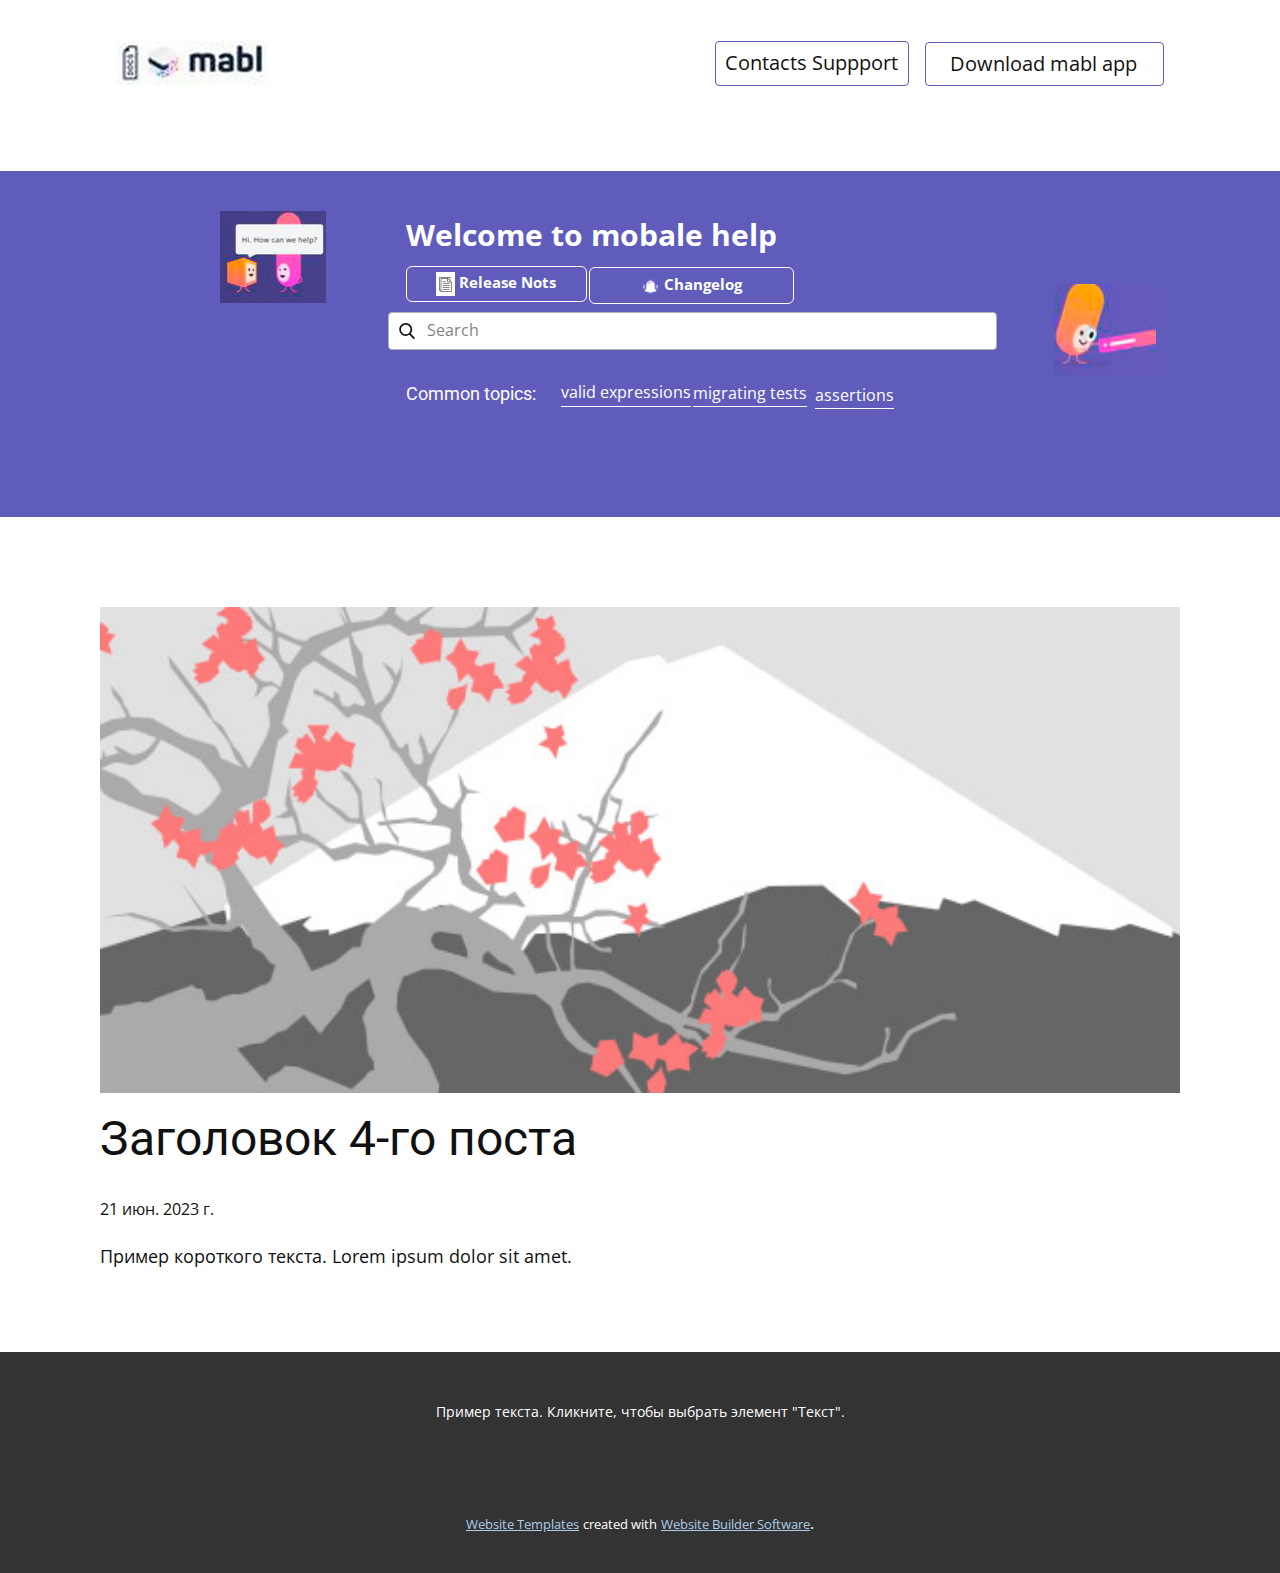
<file: Site1/blog/пост-3.html>
<!DOCTYPE html>
<html style="font-size: 16px;" lang="ru"><head>
    <meta name="viewport" content="width=device-width, initial-scale=1.0">
    <meta charset="utf-8">
    <meta name="keywords" content="Заголовок 1-го поста">
    <meta name="description" content="">
    <title>Заголовок 4-го поста</title>
    <link rel="stylesheet" href="../nicepage.css" media="screen">
<link rel="stylesheet" href="../Post-Template.css" media="screen">
    <script class="u-script" type="text/javascript" src="../jquery.js" defer=""></script>
    <script class="u-script" type="text/javascript" src="../nicepage.js" defer=""></script>
    <meta name="generator" content="Nicepage 5.12.2, nicepage.com">
    <link id="u-theme-google-font" rel="stylesheet" href="https://fonts.googleapis.com/css?family=Roboto:100,100i,300,300i,400,400i,500,500i,700,700i,900,900i|Open+Sans:300,300i,400,400i,500,500i,600,600i,700,700i,800,800i">
    
    
    <script type="application/ld+json">{
		"@context": "http://schema.org",
		"@type": "Organization",
		"name": "",
		"logo": "images/2.jpg"
}</script>
    <meta name="theme-color" content="#478ac9">
  <meta data-intl-tel-input-cdn-path="intlTelInput/"></head>
  <body class="u-body u-xl-mode" data-lang="ru"><header class=" u-border-no-bottom u-border-no-left u-border-no-right u-border-no-top u-clearfix u-container-align-right u-header u-section-row-container" id="sec-edf3" style="" data-animation-name="" data-animation-duration="0" data-animation-delay="0" data-animation-direction=""><div class="u-section-rows">
        <div class="u-clearfix u-section-row u-section-row-1" data-animation-name="" data-animation-duration="0" data-animation-delay="0" data-animation-direction="" id="sec-d9ab">
          <div class="u-clearfix u-sheet u-sheet-1">
            <a href="https://nicepage.com/c/food-restaurant-website-templates" class="u-active-none u-border-1 u-border-custom-color-1 u-border-hover-white u-btn u-btn-round u-button-style u-hover-custom-color-3 u-none u-radius-4 u-text-body-color u-btn-1">Contacts Suppport</a>
            <a href="https://nicepage.com" class="u-image u-logo u-image-1" data-image-width="150" data-image-height="46">
              <img src="../images/2.jpg" class="u-logo-image u-logo-image-1">
            </a>
            <a href="https://nicepage.com/wordpress-website-builder" class="u-active-none u-border-1 u-border-custom-color-1 u-btn u-btn-round u-button-style u-hover-custom-color-1 u-none u-radius-4 u-text-body-color u-btn-2">Download mabl app</a>
          </div>
          
          
          
          
          
        </div>
        <div class="u-custom-color-1 u-section-row u-section-row-2" id="sec-17f2">
          <div class="u-clearfix u-sheet u-sheet-2">
            <a href="https://nicepage.online" class="u-image u-logo u-image-2" data-image-width="107" data-image-height="92">
              <img src="../images/3.jpg" class="u-logo-image u-logo-image-2">
            </a>
            <p class="u-text u-text-1">Welcome to mobale help</p>
            <a href="https://nicepage.com/css-templates" class="u-image u-logo u-image-3" data-image-width="74" data-image-height="66">
              <img src="../images/4.jpg" class="u-logo-image u-logo-image-3">
            </a>
            <a href="https://nicepage.com/k/test-website-templates" class="u-border-1 u-border-white u-btn u-btn-round u-button-style u-custom-color-1 u-hover-palette-1-light-1 u-radius-6 u-btn-3"><span class="u-icon u-white u-icon-1"><svg class="u-svg-content" viewBox="0 0 60 60" x="0px" y="0px" style="width: 1em; height: 1em;"><g><path d="M45,25H20c-0.552,0-1,0.447-1,1s0.448,1,1,1h25c0.552,0,1-0.447,1-1S45.552,25,45,25z"></path><path d="M20,19h10c0.552,0,1-0.447,1-1s-0.448-1-1-1H20c-0.552,0-1,0.447-1,1S19.448,19,20,19z"></path><path d="M45,33H20c-0.552,0-1,0.447-1,1s0.448,1,1,1h25c0.552,0,1-0.447,1-1S45.552,33,45,33z"></path><path d="M45,41H20c-0.552,0-1,0.447-1,1s0.448,1,1,1h25c0.552,0,1-0.447,1-1S45.552,41,45,41z"></path><path d="M45,49H20c-0.552,0-1,0.447-1,1s0.448,1,1,1h25c0.552,0,1-0.447,1-1S45.552,49,45,49z"></path><path d="M49,14.586V0H6v55h5v5h43V19.586L49,14.586z M40,8.414l9,9L50.586,19H40V8.414z M8,53V2h39v10.586L39.414,5H11v48H8z
		 M13,58v-3V7h25v14h14v37H13z"></path>
</g></svg></span>&nbsp;Release Nots
            </a>
            <a href="https://nicepage.com/website-builder" class="u-border-1 u-border-white u-btn u-btn-round u-button-style u-custom-color-1 u-hover-palette-1-light-1 u-radius-6 u-btn-4"><span class="u-custom-color-1 u-file-icon u-icon u-text-white u-icon-2"><img src="../images/149845-5e28d99b.png" alt=""></span>&nbsp;Changelog
            </a>
            <form action="#" method="get" class="u-border-1 u-border-grey-30 u-radius-4 u-search u-search-left u-white u-search-1">
              <button class="u-search-button" type="submit">
                <span class="u-search-icon u-spacing-10">
                  <svg class="u-svg-link" preserveAspectRatio="xMidYMin slice" viewBox="0 0 56.966 56.966"><use xmlns:xlink="http://www.w3.org/1999/xlink" xlink:href="#svg-f2ef"></use></svg>
                  <svg xmlns="http://www.w3.org/2000/svg" xmlns:xlink="http://www.w3.org/1999/xlink" version="1.1" id="svg-f2ef" x="0px" y="0px" viewBox="0 0 56.966 56.966" style="enable-background:new 0 0 56.966 56.966;" xml:space="preserve" class="u-svg-content"><path d="M55.146,51.887L41.588,37.786c3.486-4.144,5.396-9.358,5.396-14.786c0-12.682-10.318-23-23-23s-23,10.318-23,23  s10.318,23,23,23c4.761,0,9.298-1.436,13.177-4.162l13.661,14.208c0.571,0.593,1.339,0.92,2.162,0.92  c0.779,0,1.518-0.297,2.079-0.837C56.255,54.982,56.293,53.08,55.146,51.887z M23.984,6c9.374,0,17,7.626,17,17s-7.626,17-17,17  s-17-7.626-17-17S14.61,6,23.984,6z"></path></svg>
                </span>
              </button>
              <input class="u-search-input" type="search" name="search" value="" placeholder="Search">
            </form>
            <a href="https://nicepage.com" class="u-active-none u-border-1 u-border-active-palette-2-dark-1 u-border-hover-custom-color-1 u-border-no-left u-border-no-right u-border-no-top u-border-white u-btn u-button-style u-hover-none u-none u-text-body-alt-color u-text-hover-white u-btn-5">valid expressions</a>
            <a href="https://nicepage.com" class="u-active-none u-border-1 u-border-active-palette-2-dark-1 u-border-hover-custom-color-1 u-border-no-left u-border-no-right u-border-no-top u-border-white u-btn u-button-style u-hover-none u-none u-text-body-alt-color u-text-hover-white u-btn-6">migrating tests</a>
            <h6 class="u-text u-text-2">Common topics:</h6>
            <a href="https://nicepage.com" class="u-active-none u-border-1 u-border-active-palette-2-dark-1 u-border-hover-custom-color-1 u-border-no-left u-border-no-right u-border-no-top u-border-white u-btn u-button-style u-hover-none u-none u-text-body-alt-color u-text-hover-white u-btn-7">assertions</a>
          </div>
          
          
          
          
          
        </div>
      </div></header>
    <section class="u-align-center u-clearfix u-section-1" id="sec-0c6a">
      <div class="u-clearfix u-sheet u-valign-middle-md u-valign-middle-sm u-valign-middle-xs u-sheet-1"><!--post_details--><!--post_details_options_json--><!--{"source":""}--><!--/post_details_options_json--><!--blog_post-->
        <div class="u-container-style u-expanded-width u-post-details u-post-details-1">
          <div class="u-container-layout u-valign-middle u-container-layout-1"><!--blog_post_image-->
            <img alt="" class="u-blog-control u-expanded-width u-image u-image-default u-image-1" src="../images/0fd3416c.jpeg"><!--/blog_post_image--><!--blog_post_header-->
            <h2 class="u-blog-control u-text u-text-1">Заголовок 4-го поста</h2><!--/blog_post_header--><!--blog_post_metadata-->
            <div class="u-blog-control u-metadata u-metadata-1"><!--blog_post_metadata_date-->
              <span class="u-meta-date u-meta-icon">21 июн. 2023 г.</span><!--/blog_post_metadata_date--><!--blog_post_metadata_category-->
              <!--/blog_post_metadata_category--><!--blog_post_metadata_comments-->
              <!--/blog_post_metadata_comments-->
            </div><!--/blog_post_metadata--><!--blog_post_content-->
            <div class="u-align-justify u-blog-control u-post-content u-text u-text-2 fr-view">
  Пример короткого текста. Lorem ipsum dolor sit amet.
  </div><!--/blog_post_content-->
          </div>
        </div><!--/blog_post--><!--/post_details-->
      </div>
    </section>
    
    
    <footer class="u-align-center u-clearfix u-footer u-grey-80 u-footer" id="sec-633f"><div class="u-clearfix u-sheet u-sheet-1">
        <p class="u-small-text u-text u-text-variant u-text-1">Пример текста. Кликните, чтобы выбрать элемент "Текст".</p>
      </div></footer>
    <section class="u-backlink u-clearfix u-grey-80">
      <a class="u-link" href="https://nicepage.com/website-templates" target="_blank">
        <span>Website Templates</span>
      </a>
      <p class="u-text">
        <span>created with</span>
      </p>
      <a class="u-link" href="" target="_blank">
        <span>Website Builder Software</span>
      </a>. 
    </section>
  
</body></html>
</file>
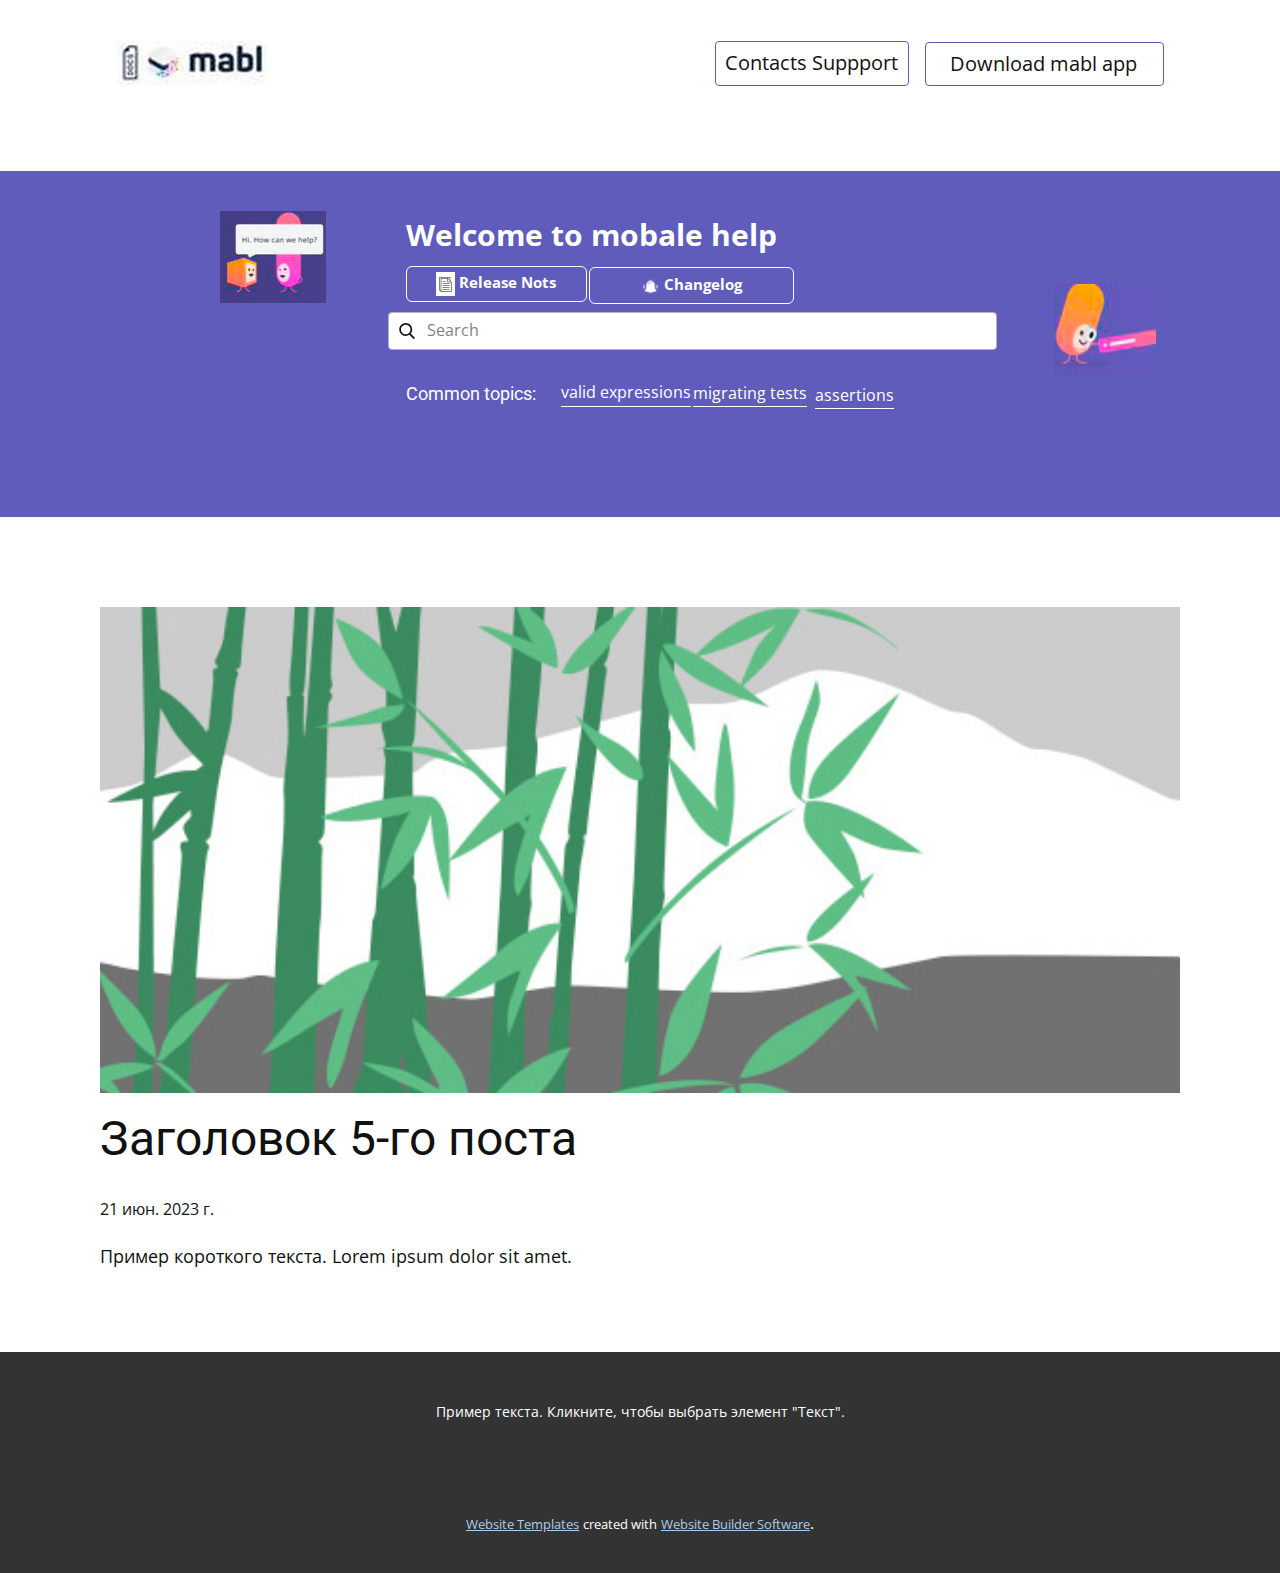
<file: Site1/blog/пост-4.html>
<!DOCTYPE html>
<html style="font-size: 16px;" lang="ru"><head>
    <meta name="viewport" content="width=device-width, initial-scale=1.0">
    <meta charset="utf-8">
    <meta name="keywords" content="Заголовок 1-го поста">
    <meta name="description" content="">
    <title>Заголовок 5-го поста</title>
    <link rel="stylesheet" href="../nicepage.css" media="screen">
<link rel="stylesheet" href="../Post-Template.css" media="screen">
    <script class="u-script" type="text/javascript" src="../jquery.js" defer=""></script>
    <script class="u-script" type="text/javascript" src="../nicepage.js" defer=""></script>
    <meta name="generator" content="Nicepage 5.12.2, nicepage.com">
    <link id="u-theme-google-font" rel="stylesheet" href="https://fonts.googleapis.com/css?family=Roboto:100,100i,300,300i,400,400i,500,500i,700,700i,900,900i|Open+Sans:300,300i,400,400i,500,500i,600,600i,700,700i,800,800i">
    
    
    <script type="application/ld+json">{
		"@context": "http://schema.org",
		"@type": "Organization",
		"name": "",
		"logo": "images/2.jpg"
}</script>
    <meta name="theme-color" content="#478ac9">
  <meta data-intl-tel-input-cdn-path="intlTelInput/"></head>
  <body class="u-body u-xl-mode" data-lang="ru"><header class=" u-border-no-bottom u-border-no-left u-border-no-right u-border-no-top u-clearfix u-container-align-right u-header u-section-row-container" id="sec-edf3" style="" data-animation-name="" data-animation-duration="0" data-animation-delay="0" data-animation-direction=""><div class="u-section-rows">
        <div class="u-clearfix u-section-row u-section-row-1" data-animation-name="" data-animation-duration="0" data-animation-delay="0" data-animation-direction="" id="sec-d9ab">
          <div class="u-clearfix u-sheet u-sheet-1">
            <a href="https://nicepage.com/c/food-restaurant-website-templates" class="u-active-none u-border-1 u-border-custom-color-1 u-border-hover-white u-btn u-btn-round u-button-style u-hover-custom-color-3 u-none u-radius-4 u-text-body-color u-btn-1">Contacts Suppport</a>
            <a href="https://nicepage.com" class="u-image u-logo u-image-1" data-image-width="150" data-image-height="46">
              <img src="../images/2.jpg" class="u-logo-image u-logo-image-1">
            </a>
            <a href="https://nicepage.com/wordpress-website-builder" class="u-active-none u-border-1 u-border-custom-color-1 u-btn u-btn-round u-button-style u-hover-custom-color-1 u-none u-radius-4 u-text-body-color u-btn-2">Download mabl app</a>
          </div>
          
          
          
          
          
        </div>
        <div class="u-custom-color-1 u-section-row u-section-row-2" id="sec-17f2">
          <div class="u-clearfix u-sheet u-sheet-2">
            <a href="https://nicepage.online" class="u-image u-logo u-image-2" data-image-width="107" data-image-height="92">
              <img src="../images/3.jpg" class="u-logo-image u-logo-image-2">
            </a>
            <p class="u-text u-text-1">Welcome to mobale help</p>
            <a href="https://nicepage.com/css-templates" class="u-image u-logo u-image-3" data-image-width="74" data-image-height="66">
              <img src="../images/4.jpg" class="u-logo-image u-logo-image-3">
            </a>
            <a href="https://nicepage.com/k/test-website-templates" class="u-border-1 u-border-white u-btn u-btn-round u-button-style u-custom-color-1 u-hover-palette-1-light-1 u-radius-6 u-btn-3"><span class="u-icon u-white u-icon-1"><svg class="u-svg-content" viewBox="0 0 60 60" x="0px" y="0px" style="width: 1em; height: 1em;"><g><path d="M45,25H20c-0.552,0-1,0.447-1,1s0.448,1,1,1h25c0.552,0,1-0.447,1-1S45.552,25,45,25z"></path><path d="M20,19h10c0.552,0,1-0.447,1-1s-0.448-1-1-1H20c-0.552,0-1,0.447-1,1S19.448,19,20,19z"></path><path d="M45,33H20c-0.552,0-1,0.447-1,1s0.448,1,1,1h25c0.552,0,1-0.447,1-1S45.552,33,45,33z"></path><path d="M45,41H20c-0.552,0-1,0.447-1,1s0.448,1,1,1h25c0.552,0,1-0.447,1-1S45.552,41,45,41z"></path><path d="M45,49H20c-0.552,0-1,0.447-1,1s0.448,1,1,1h25c0.552,0,1-0.447,1-1S45.552,49,45,49z"></path><path d="M49,14.586V0H6v55h5v5h43V19.586L49,14.586z M40,8.414l9,9L50.586,19H40V8.414z M8,53V2h39v10.586L39.414,5H11v48H8z
		 M13,58v-3V7h25v14h14v37H13z"></path>
</g></svg></span>&nbsp;Release Nots
            </a>
            <a href="https://nicepage.com/website-builder" class="u-border-1 u-border-white u-btn u-btn-round u-button-style u-custom-color-1 u-hover-palette-1-light-1 u-radius-6 u-btn-4"><span class="u-custom-color-1 u-file-icon u-icon u-text-white u-icon-2"><img src="../images/149845-5e28d99b.png" alt=""></span>&nbsp;Changelog
            </a>
            <form action="#" method="get" class="u-border-1 u-border-grey-30 u-radius-4 u-search u-search-left u-white u-search-1">
              <button class="u-search-button" type="submit">
                <span class="u-search-icon u-spacing-10">
                  <svg class="u-svg-link" preserveAspectRatio="xMidYMin slice" viewBox="0 0 56.966 56.966"><use xmlns:xlink="http://www.w3.org/1999/xlink" xlink:href="#svg-f2ef"></use></svg>
                  <svg xmlns="http://www.w3.org/2000/svg" xmlns:xlink="http://www.w3.org/1999/xlink" version="1.1" id="svg-f2ef" x="0px" y="0px" viewBox="0 0 56.966 56.966" style="enable-background:new 0 0 56.966 56.966;" xml:space="preserve" class="u-svg-content"><path d="M55.146,51.887L41.588,37.786c3.486-4.144,5.396-9.358,5.396-14.786c0-12.682-10.318-23-23-23s-23,10.318-23,23  s10.318,23,23,23c4.761,0,9.298-1.436,13.177-4.162l13.661,14.208c0.571,0.593,1.339,0.92,2.162,0.92  c0.779,0,1.518-0.297,2.079-0.837C56.255,54.982,56.293,53.08,55.146,51.887z M23.984,6c9.374,0,17,7.626,17,17s-7.626,17-17,17  s-17-7.626-17-17S14.61,6,23.984,6z"></path></svg>
                </span>
              </button>
              <input class="u-search-input" type="search" name="search" value="" placeholder="Search">
            </form>
            <a href="https://nicepage.com" class="u-active-none u-border-1 u-border-active-palette-2-dark-1 u-border-hover-custom-color-1 u-border-no-left u-border-no-right u-border-no-top u-border-white u-btn u-button-style u-hover-none u-none u-text-body-alt-color u-text-hover-white u-btn-5">valid expressions</a>
            <a href="https://nicepage.com" class="u-active-none u-border-1 u-border-active-palette-2-dark-1 u-border-hover-custom-color-1 u-border-no-left u-border-no-right u-border-no-top u-border-white u-btn u-button-style u-hover-none u-none u-text-body-alt-color u-text-hover-white u-btn-6">migrating tests</a>
            <h6 class="u-text u-text-2">Common topics:</h6>
            <a href="https://nicepage.com" class="u-active-none u-border-1 u-border-active-palette-2-dark-1 u-border-hover-custom-color-1 u-border-no-left u-border-no-right u-border-no-top u-border-white u-btn u-button-style u-hover-none u-none u-text-body-alt-color u-text-hover-white u-btn-7">assertions</a>
          </div>
          
          
          
          
          
        </div>
      </div></header>
    <section class="u-align-center u-clearfix u-section-1" id="sec-0c6a">
      <div class="u-clearfix u-sheet u-valign-middle-md u-valign-middle-sm u-valign-middle-xs u-sheet-1"><!--post_details--><!--post_details_options_json--><!--{"source":""}--><!--/post_details_options_json--><!--blog_post-->
        <div class="u-container-style u-expanded-width u-post-details u-post-details-1">
          <div class="u-container-layout u-valign-middle u-container-layout-1"><!--blog_post_image-->
            <img alt="" class="u-blog-control u-expanded-width u-image u-image-default u-image-1" src="../images/68f64b9d.jpeg"><!--/blog_post_image--><!--blog_post_header-->
            <h2 class="u-blog-control u-text u-text-1">Заголовок 5-го поста</h2><!--/blog_post_header--><!--blog_post_metadata-->
            <div class="u-blog-control u-metadata u-metadata-1"><!--blog_post_metadata_date-->
              <span class="u-meta-date u-meta-icon">21 июн. 2023 г.</span><!--/blog_post_metadata_date--><!--blog_post_metadata_category-->
              <!--/blog_post_metadata_category--><!--blog_post_metadata_comments-->
              <!--/blog_post_metadata_comments-->
            </div><!--/blog_post_metadata--><!--blog_post_content-->
            <div class="u-align-justify u-blog-control u-post-content u-text u-text-2 fr-view">
  Пример короткого текста. Lorem ipsum dolor sit amet.
  </div><!--/blog_post_content-->
          </div>
        </div><!--/blog_post--><!--/post_details-->
      </div>
    </section>
    
    
    <footer class="u-align-center u-clearfix u-footer u-grey-80 u-footer" id="sec-633f"><div class="u-clearfix u-sheet u-sheet-1">
        <p class="u-small-text u-text u-text-variant u-text-1">Пример текста. Кликните, чтобы выбрать элемент "Текст".</p>
      </div></footer>
    <section class="u-backlink u-clearfix u-grey-80">
      <a class="u-link" href="https://nicepage.com/website-templates" target="_blank">
        <span>Website Templates</span>
      </a>
      <p class="u-text">
        <span>created with</span>
      </p>
      <a class="u-link" href="" target="_blank">
        <span>Website Builder Software</span>
      </a>. 
    </section>
  
</body></html>
</file>
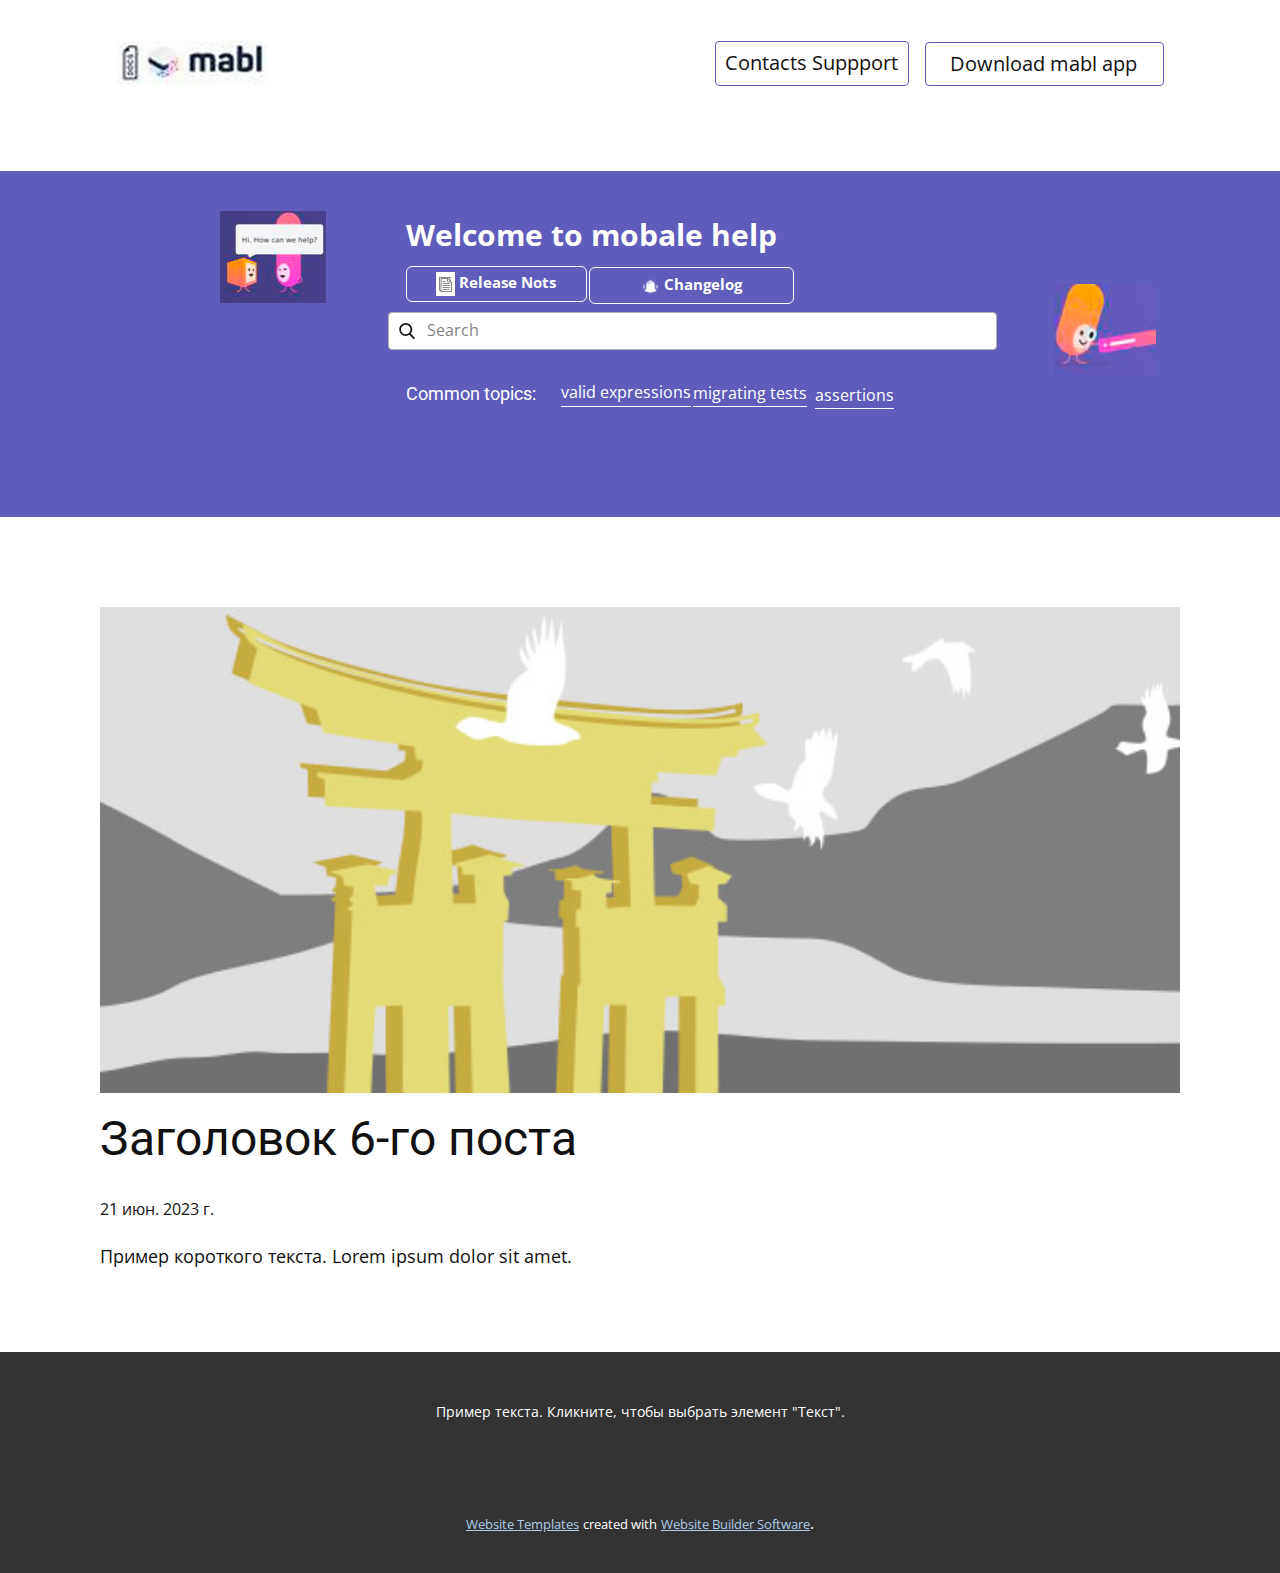
<file: Site1/blog/пост-5.html>
<!DOCTYPE html>
<html style="font-size: 16px;" lang="ru"><head>
    <meta name="viewport" content="width=device-width, initial-scale=1.0">
    <meta charset="utf-8">
    <meta name="keywords" content="Заголовок 1-го поста">
    <meta name="description" content="">
    <title>Заголовок 6-го поста</title>
    <link rel="stylesheet" href="../nicepage.css" media="screen">
<link rel="stylesheet" href="../Post-Template.css" media="screen">
    <script class="u-script" type="text/javascript" src="../jquery.js" defer=""></script>
    <script class="u-script" type="text/javascript" src="../nicepage.js" defer=""></script>
    <meta name="generator" content="Nicepage 5.12.2, nicepage.com">
    <link id="u-theme-google-font" rel="stylesheet" href="https://fonts.googleapis.com/css?family=Roboto:100,100i,300,300i,400,400i,500,500i,700,700i,900,900i|Open+Sans:300,300i,400,400i,500,500i,600,600i,700,700i,800,800i">
    
    
    <script type="application/ld+json">{
		"@context": "http://schema.org",
		"@type": "Organization",
		"name": "",
		"logo": "images/2.jpg"
}</script>
    <meta name="theme-color" content="#478ac9">
  <meta data-intl-tel-input-cdn-path="intlTelInput/"></head>
  <body class="u-body u-xl-mode" data-lang="ru"><header class=" u-border-no-bottom u-border-no-left u-border-no-right u-border-no-top u-clearfix u-container-align-right u-header u-section-row-container" id="sec-edf3" style="" data-animation-name="" data-animation-duration="0" data-animation-delay="0" data-animation-direction=""><div class="u-section-rows">
        <div class="u-clearfix u-section-row u-section-row-1" data-animation-name="" data-animation-duration="0" data-animation-delay="0" data-animation-direction="" id="sec-d9ab">
          <div class="u-clearfix u-sheet u-sheet-1">
            <a href="https://nicepage.com/c/food-restaurant-website-templates" class="u-active-none u-border-1 u-border-custom-color-1 u-border-hover-white u-btn u-btn-round u-button-style u-hover-custom-color-3 u-none u-radius-4 u-text-body-color u-btn-1">Contacts Suppport</a>
            <a href="https://nicepage.com" class="u-image u-logo u-image-1" data-image-width="150" data-image-height="46">
              <img src="../images/2.jpg" class="u-logo-image u-logo-image-1">
            </a>
            <a href="https://nicepage.com/wordpress-website-builder" class="u-active-none u-border-1 u-border-custom-color-1 u-btn u-btn-round u-button-style u-hover-custom-color-1 u-none u-radius-4 u-text-body-color u-btn-2">Download mabl app</a>
          </div>
          
          
          
          
          
        </div>
        <div class="u-custom-color-1 u-section-row u-section-row-2" id="sec-17f2">
          <div class="u-clearfix u-sheet u-sheet-2">
            <a href="https://nicepage.online" class="u-image u-logo u-image-2" data-image-width="107" data-image-height="92">
              <img src="../images/3.jpg" class="u-logo-image u-logo-image-2">
            </a>
            <p class="u-text u-text-1">Welcome to mobale help</p>
            <a href="https://nicepage.com/css-templates" class="u-image u-logo u-image-3" data-image-width="74" data-image-height="66">
              <img src="../images/4.jpg" class="u-logo-image u-logo-image-3">
            </a>
            <a href="https://nicepage.com/k/test-website-templates" class="u-border-1 u-border-white u-btn u-btn-round u-button-style u-custom-color-1 u-hover-palette-1-light-1 u-radius-6 u-btn-3"><span class="u-icon u-white u-icon-1"><svg class="u-svg-content" viewBox="0 0 60 60" x="0px" y="0px" style="width: 1em; height: 1em;"><g><path d="M45,25H20c-0.552,0-1,0.447-1,1s0.448,1,1,1h25c0.552,0,1-0.447,1-1S45.552,25,45,25z"></path><path d="M20,19h10c0.552,0,1-0.447,1-1s-0.448-1-1-1H20c-0.552,0-1,0.447-1,1S19.448,19,20,19z"></path><path d="M45,33H20c-0.552,0-1,0.447-1,1s0.448,1,1,1h25c0.552,0,1-0.447,1-1S45.552,33,45,33z"></path><path d="M45,41H20c-0.552,0-1,0.447-1,1s0.448,1,1,1h25c0.552,0,1-0.447,1-1S45.552,41,45,41z"></path><path d="M45,49H20c-0.552,0-1,0.447-1,1s0.448,1,1,1h25c0.552,0,1-0.447,1-1S45.552,49,45,49z"></path><path d="M49,14.586V0H6v55h5v5h43V19.586L49,14.586z M40,8.414l9,9L50.586,19H40V8.414z M8,53V2h39v10.586L39.414,5H11v48H8z
		 M13,58v-3V7h25v14h14v37H13z"></path>
</g></svg></span>&nbsp;Release Nots
            </a>
            <a href="https://nicepage.com/website-builder" class="u-border-1 u-border-white u-btn u-btn-round u-button-style u-custom-color-1 u-hover-palette-1-light-1 u-radius-6 u-btn-4"><span class="u-custom-color-1 u-file-icon u-icon u-text-white u-icon-2"><img src="../images/149845-5e28d99b.png" alt=""></span>&nbsp;Changelog
            </a>
            <form action="#" method="get" class="u-border-1 u-border-grey-30 u-radius-4 u-search u-search-left u-white u-search-1">
              <button class="u-search-button" type="submit">
                <span class="u-search-icon u-spacing-10">
                  <svg class="u-svg-link" preserveAspectRatio="xMidYMin slice" viewBox="0 0 56.966 56.966"><use xmlns:xlink="http://www.w3.org/1999/xlink" xlink:href="#svg-f2ef"></use></svg>
                  <svg xmlns="http://www.w3.org/2000/svg" xmlns:xlink="http://www.w3.org/1999/xlink" version="1.1" id="svg-f2ef" x="0px" y="0px" viewBox="0 0 56.966 56.966" style="enable-background:new 0 0 56.966 56.966;" xml:space="preserve" class="u-svg-content"><path d="M55.146,51.887L41.588,37.786c3.486-4.144,5.396-9.358,5.396-14.786c0-12.682-10.318-23-23-23s-23,10.318-23,23  s10.318,23,23,23c4.761,0,9.298-1.436,13.177-4.162l13.661,14.208c0.571,0.593,1.339,0.92,2.162,0.92  c0.779,0,1.518-0.297,2.079-0.837C56.255,54.982,56.293,53.08,55.146,51.887z M23.984,6c9.374,0,17,7.626,17,17s-7.626,17-17,17  s-17-7.626-17-17S14.61,6,23.984,6z"></path></svg>
                </span>
              </button>
              <input class="u-search-input" type="search" name="search" value="" placeholder="Search">
            </form>
            <a href="https://nicepage.com" class="u-active-none u-border-1 u-border-active-palette-2-dark-1 u-border-hover-custom-color-1 u-border-no-left u-border-no-right u-border-no-top u-border-white u-btn u-button-style u-hover-none u-none u-text-body-alt-color u-text-hover-white u-btn-5">valid expressions</a>
            <a href="https://nicepage.com" class="u-active-none u-border-1 u-border-active-palette-2-dark-1 u-border-hover-custom-color-1 u-border-no-left u-border-no-right u-border-no-top u-border-white u-btn u-button-style u-hover-none u-none u-text-body-alt-color u-text-hover-white u-btn-6">migrating tests</a>
            <h6 class="u-text u-text-2">Common topics:</h6>
            <a href="https://nicepage.com" class="u-active-none u-border-1 u-border-active-palette-2-dark-1 u-border-hover-custom-color-1 u-border-no-left u-border-no-right u-border-no-top u-border-white u-btn u-button-style u-hover-none u-none u-text-body-alt-color u-text-hover-white u-btn-7">assertions</a>
          </div>
          
          
          
          
          
        </div>
      </div></header>
    <section class="u-align-center u-clearfix u-section-1" id="sec-0c6a">
      <div class="u-clearfix u-sheet u-valign-middle-md u-valign-middle-sm u-valign-middle-xs u-sheet-1"><!--post_details--><!--post_details_options_json--><!--{"source":""}--><!--/post_details_options_json--><!--blog_post-->
        <div class="u-container-style u-expanded-width u-post-details u-post-details-1">
          <div class="u-container-layout u-valign-middle u-container-layout-1"><!--blog_post_image-->
            <img alt="" class="u-blog-control u-expanded-width u-image u-image-default u-image-1" src="../images/8ad73f3c.jpeg"><!--/blog_post_image--><!--blog_post_header-->
            <h2 class="u-blog-control u-text u-text-1">Заголовок 6-го поста</h2><!--/blog_post_header--><!--blog_post_metadata-->
            <div class="u-blog-control u-metadata u-metadata-1"><!--blog_post_metadata_date-->
              <span class="u-meta-date u-meta-icon">21 июн. 2023 г.</span><!--/blog_post_metadata_date--><!--blog_post_metadata_category-->
              <!--/blog_post_metadata_category--><!--blog_post_metadata_comments-->
              <!--/blog_post_metadata_comments-->
            </div><!--/blog_post_metadata--><!--blog_post_content-->
            <div class="u-align-justify u-blog-control u-post-content u-text u-text-2 fr-view">
  Пример короткого текста. Lorem ipsum dolor sit amet.
  </div><!--/blog_post_content-->
          </div>
        </div><!--/blog_post--><!--/post_details-->
      </div>
    </section>
    
    
    <footer class="u-align-center u-clearfix u-footer u-grey-80 u-footer" id="sec-633f"><div class="u-clearfix u-sheet u-sheet-1">
        <p class="u-small-text u-text u-text-variant u-text-1">Пример текста. Кликните, чтобы выбрать элемент "Текст".</p>
      </div></footer>
    <section class="u-backlink u-clearfix u-grey-80">
      <a class="u-link" href="https://nicepage.com/website-templates" target="_blank">
        <span>Website Templates</span>
      </a>
      <p class="u-text">
        <span>created with</span>
      </p>
      <a class="u-link" href="" target="_blank">
        <span>Website Builder Software</span>
      </a>. 
    </section>
  
</body></html>
</file>
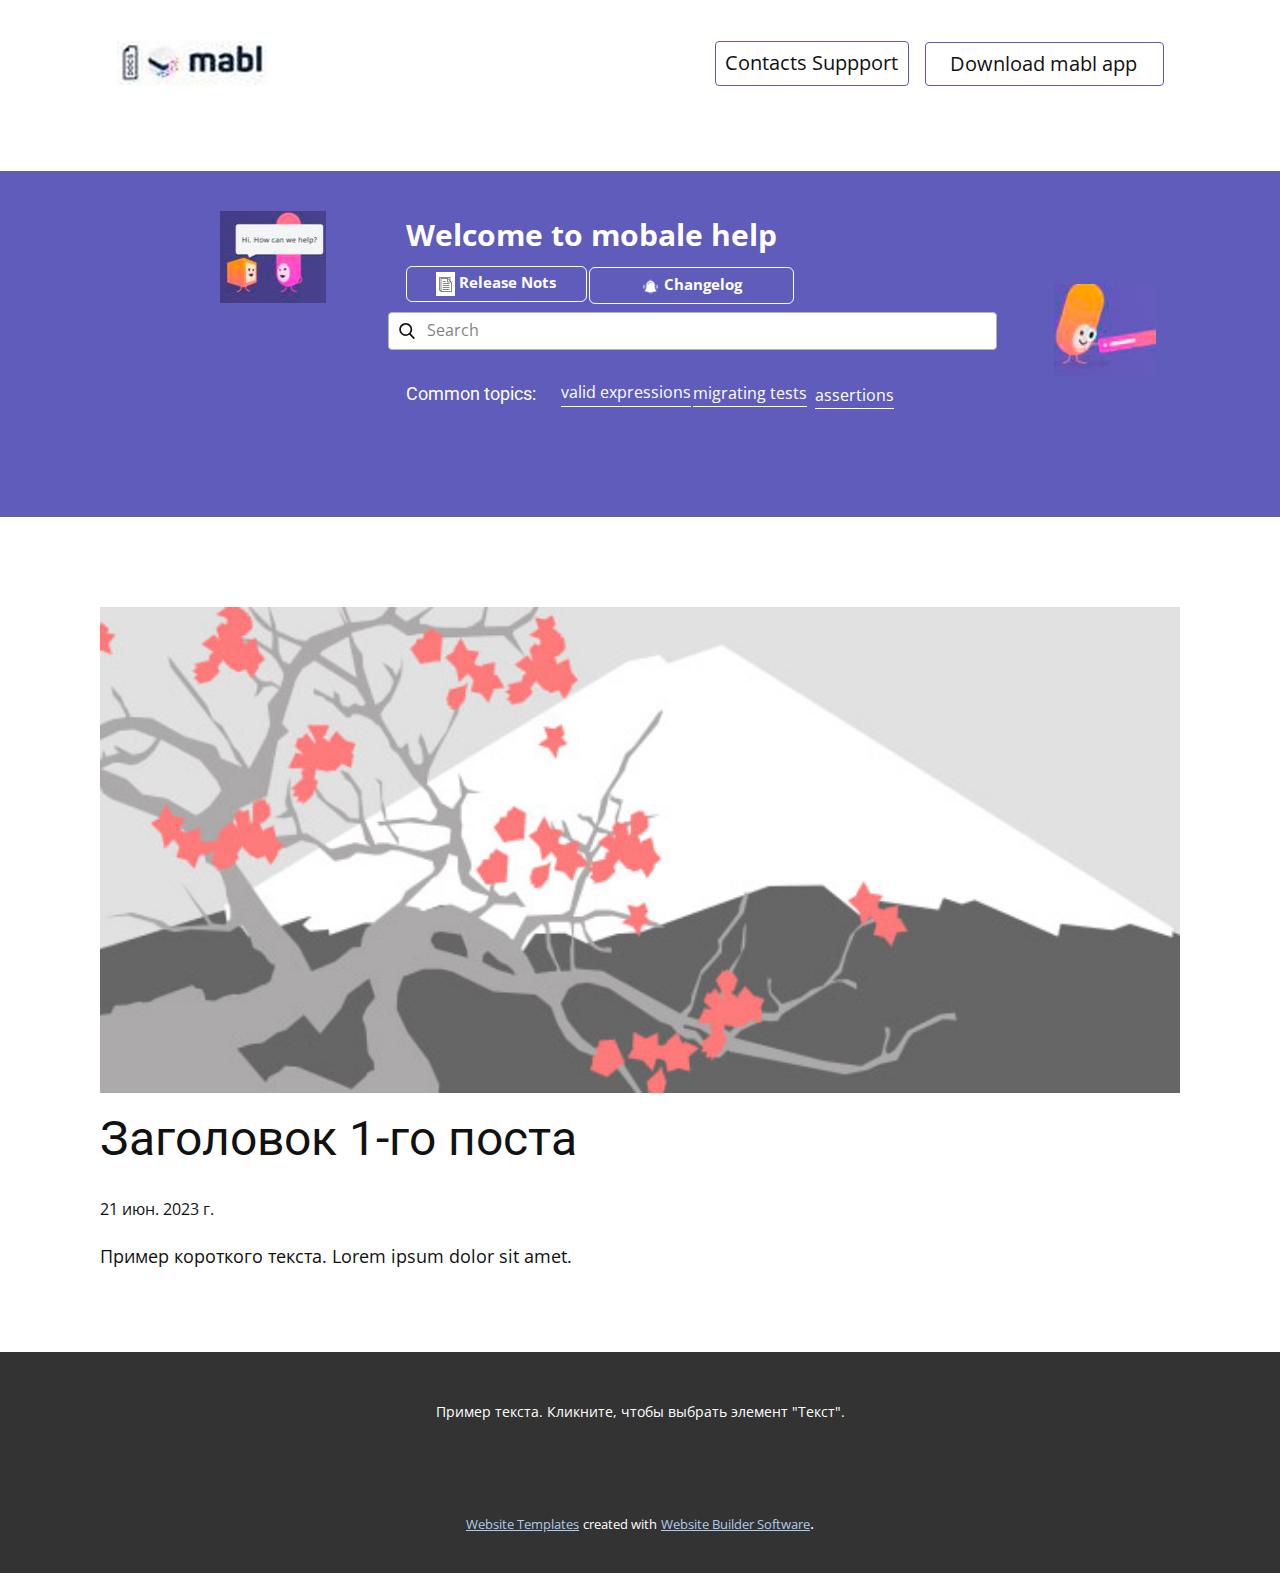
<file: Site1/blog/пост.html>
<!DOCTYPE html>
<html style="font-size: 16px;" lang="ru"><head>
    <meta name="viewport" content="width=device-width, initial-scale=1.0">
    <meta charset="utf-8">
    <meta name="keywords" content="Заголовок 1-го поста">
    <meta name="description" content="">
    <title>Заголовок 1-го поста</title>
    <link rel="stylesheet" href="../nicepage.css" media="screen">
<link rel="stylesheet" href="../Post-Template.css" media="screen">
    <script class="u-script" type="text/javascript" src="../jquery.js" defer=""></script>
    <script class="u-script" type="text/javascript" src="../nicepage.js" defer=""></script>
    <meta name="generator" content="Nicepage 5.12.2, nicepage.com">
    <link id="u-theme-google-font" rel="stylesheet" href="https://fonts.googleapis.com/css?family=Roboto:100,100i,300,300i,400,400i,500,500i,700,700i,900,900i|Open+Sans:300,300i,400,400i,500,500i,600,600i,700,700i,800,800i">
    
    
    <script type="application/ld+json">{
		"@context": "http://schema.org",
		"@type": "Organization",
		"name": "",
		"logo": "images/2.jpg"
}</script>
    <meta name="theme-color" content="#478ac9">
  <meta data-intl-tel-input-cdn-path="intlTelInput/"></head>
  <body class="u-body u-xl-mode" data-lang="ru"><header class=" u-border-no-bottom u-border-no-left u-border-no-right u-border-no-top u-clearfix u-container-align-right u-header u-section-row-container" id="sec-edf3" style="" data-animation-name="" data-animation-duration="0" data-animation-delay="0" data-animation-direction=""><div class="u-section-rows">
        <div class="u-clearfix u-section-row u-section-row-1" data-animation-name="" data-animation-duration="0" data-animation-delay="0" data-animation-direction="" id="sec-d9ab">
          <div class="u-clearfix u-sheet u-sheet-1">
            <a href="https://nicepage.com/c/food-restaurant-website-templates" class="u-active-none u-border-1 u-border-custom-color-1 u-border-hover-white u-btn u-btn-round u-button-style u-hover-custom-color-3 u-none u-radius-4 u-text-body-color u-btn-1">Contacts Suppport</a>
            <a href="https://nicepage.com" class="u-image u-logo u-image-1" data-image-width="150" data-image-height="46">
              <img src="../images/2.jpg" class="u-logo-image u-logo-image-1">
            </a>
            <a href="https://nicepage.com/wordpress-website-builder" class="u-active-none u-border-1 u-border-custom-color-1 u-btn u-btn-round u-button-style u-hover-custom-color-1 u-none u-radius-4 u-text-body-color u-btn-2">Download mabl app</a>
          </div>
          
          
          
          
          
        </div>
        <div class="u-custom-color-1 u-section-row u-section-row-2" id="sec-17f2">
          <div class="u-clearfix u-sheet u-sheet-2">
            <a href="https://nicepage.online" class="u-image u-logo u-image-2" data-image-width="107" data-image-height="92">
              <img src="../images/3.jpg" class="u-logo-image u-logo-image-2">
            </a>
            <p class="u-text u-text-1">Welcome to mobale help</p>
            <a href="https://nicepage.com/css-templates" class="u-image u-logo u-image-3" data-image-width="74" data-image-height="66">
              <img src="../images/4.jpg" class="u-logo-image u-logo-image-3">
            </a>
            <a href="https://nicepage.com/k/test-website-templates" class="u-border-1 u-border-white u-btn u-btn-round u-button-style u-custom-color-1 u-hover-palette-1-light-1 u-radius-6 u-btn-3"><span class="u-icon u-white u-icon-1"><svg class="u-svg-content" viewBox="0 0 60 60" x="0px" y="0px" style="width: 1em; height: 1em;"><g><path d="M45,25H20c-0.552,0-1,0.447-1,1s0.448,1,1,1h25c0.552,0,1-0.447,1-1S45.552,25,45,25z"></path><path d="M20,19h10c0.552,0,1-0.447,1-1s-0.448-1-1-1H20c-0.552,0-1,0.447-1,1S19.448,19,20,19z"></path><path d="M45,33H20c-0.552,0-1,0.447-1,1s0.448,1,1,1h25c0.552,0,1-0.447,1-1S45.552,33,45,33z"></path><path d="M45,41H20c-0.552,0-1,0.447-1,1s0.448,1,1,1h25c0.552,0,1-0.447,1-1S45.552,41,45,41z"></path><path d="M45,49H20c-0.552,0-1,0.447-1,1s0.448,1,1,1h25c0.552,0,1-0.447,1-1S45.552,49,45,49z"></path><path d="M49,14.586V0H6v55h5v5h43V19.586L49,14.586z M40,8.414l9,9L50.586,19H40V8.414z M8,53V2h39v10.586L39.414,5H11v48H8z
		 M13,58v-3V7h25v14h14v37H13z"></path>
</g></svg></span>&nbsp;Release Nots
            </a>
            <a href="https://nicepage.com/website-builder" class="u-border-1 u-border-white u-btn u-btn-round u-button-style u-custom-color-1 u-hover-palette-1-light-1 u-radius-6 u-btn-4"><span class="u-custom-color-1 u-file-icon u-icon u-text-white u-icon-2"><img src="../images/149845-5e28d99b.png" alt=""></span>&nbsp;Changelog
            </a>
            <form action="#" method="get" class="u-border-1 u-border-grey-30 u-radius-4 u-search u-search-left u-white u-search-1">
              <button class="u-search-button" type="submit">
                <span class="u-search-icon u-spacing-10">
                  <svg class="u-svg-link" preserveAspectRatio="xMidYMin slice" viewBox="0 0 56.966 56.966"><use xmlns:xlink="http://www.w3.org/1999/xlink" xlink:href="#svg-f2ef"></use></svg>
                  <svg xmlns="http://www.w3.org/2000/svg" xmlns:xlink="http://www.w3.org/1999/xlink" version="1.1" id="svg-f2ef" x="0px" y="0px" viewBox="0 0 56.966 56.966" style="enable-background:new 0 0 56.966 56.966;" xml:space="preserve" class="u-svg-content"><path d="M55.146,51.887L41.588,37.786c3.486-4.144,5.396-9.358,5.396-14.786c0-12.682-10.318-23-23-23s-23,10.318-23,23  s10.318,23,23,23c4.761,0,9.298-1.436,13.177-4.162l13.661,14.208c0.571,0.593,1.339,0.92,2.162,0.92  c0.779,0,1.518-0.297,2.079-0.837C56.255,54.982,56.293,53.08,55.146,51.887z M23.984,6c9.374,0,17,7.626,17,17s-7.626,17-17,17  s-17-7.626-17-17S14.61,6,23.984,6z"></path></svg>
                </span>
              </button>
              <input class="u-search-input" type="search" name="search" value="" placeholder="Search">
            </form>
            <a href="https://nicepage.com" class="u-active-none u-border-1 u-border-active-palette-2-dark-1 u-border-hover-custom-color-1 u-border-no-left u-border-no-right u-border-no-top u-border-white u-btn u-button-style u-hover-none u-none u-text-body-alt-color u-text-hover-white u-btn-5">valid expressions</a>
            <a href="https://nicepage.com" class="u-active-none u-border-1 u-border-active-palette-2-dark-1 u-border-hover-custom-color-1 u-border-no-left u-border-no-right u-border-no-top u-border-white u-btn u-button-style u-hover-none u-none u-text-body-alt-color u-text-hover-white u-btn-6">migrating tests</a>
            <h6 class="u-text u-text-2">Common topics:</h6>
            <a href="https://nicepage.com" class="u-active-none u-border-1 u-border-active-palette-2-dark-1 u-border-hover-custom-color-1 u-border-no-left u-border-no-right u-border-no-top u-border-white u-btn u-button-style u-hover-none u-none u-text-body-alt-color u-text-hover-white u-btn-7">assertions</a>
          </div>
          
          
          
          
          
        </div>
      </div></header>
    <section class="u-align-center u-clearfix u-section-1" id="sec-0c6a">
      <div class="u-clearfix u-sheet u-valign-middle-md u-valign-middle-sm u-valign-middle-xs u-sheet-1"><!--post_details--><!--post_details_options_json--><!--{"source":""}--><!--/post_details_options_json--><!--blog_post-->
        <div class="u-container-style u-expanded-width u-post-details u-post-details-1">
          <div class="u-container-layout u-valign-middle u-container-layout-1"><!--blog_post_image-->
            <img alt="" class="u-blog-control u-expanded-width u-image u-image-default u-image-1" src="../images/0fd3416c.jpeg"><!--/blog_post_image--><!--blog_post_header-->
            <h2 class="u-blog-control u-text u-text-1">Заголовок 1-го поста</h2><!--/blog_post_header--><!--blog_post_metadata-->
            <div class="u-blog-control u-metadata u-metadata-1"><!--blog_post_metadata_date-->
              <span class="u-meta-date u-meta-icon">21 июн. 2023 г.</span><!--/blog_post_metadata_date--><!--blog_post_metadata_category-->
              <!--/blog_post_metadata_category--><!--blog_post_metadata_comments-->
              <!--/blog_post_metadata_comments-->
            </div><!--/blog_post_metadata--><!--blog_post_content-->
            <div class="u-align-justify u-blog-control u-post-content u-text u-text-2 fr-view">
  Пример короткого текста. Lorem ipsum dolor sit amet.
  </div><!--/blog_post_content-->
          </div>
        </div><!--/blog_post--><!--/post_details-->
      </div>
    </section>
    
    
    <footer class="u-align-center u-clearfix u-footer u-grey-80 u-footer" id="sec-633f"><div class="u-clearfix u-sheet u-sheet-1">
        <p class="u-small-text u-text u-text-variant u-text-1">Пример текста. Кликните, чтобы выбрать элемент "Текст".</p>
      </div></footer>
    <section class="u-backlink u-clearfix u-grey-80">
      <a class="u-link" href="https://nicepage.com/website-templates" target="_blank">
        <span>Website Templates</span>
      </a>
      <p class="u-text">
        <span>created with</span>
      </p>
      <a class="u-link" href="" target="_blank">
        <span>Website Builder Software</span>
      </a>. 
    </section>
  
</body></html>
</file>
